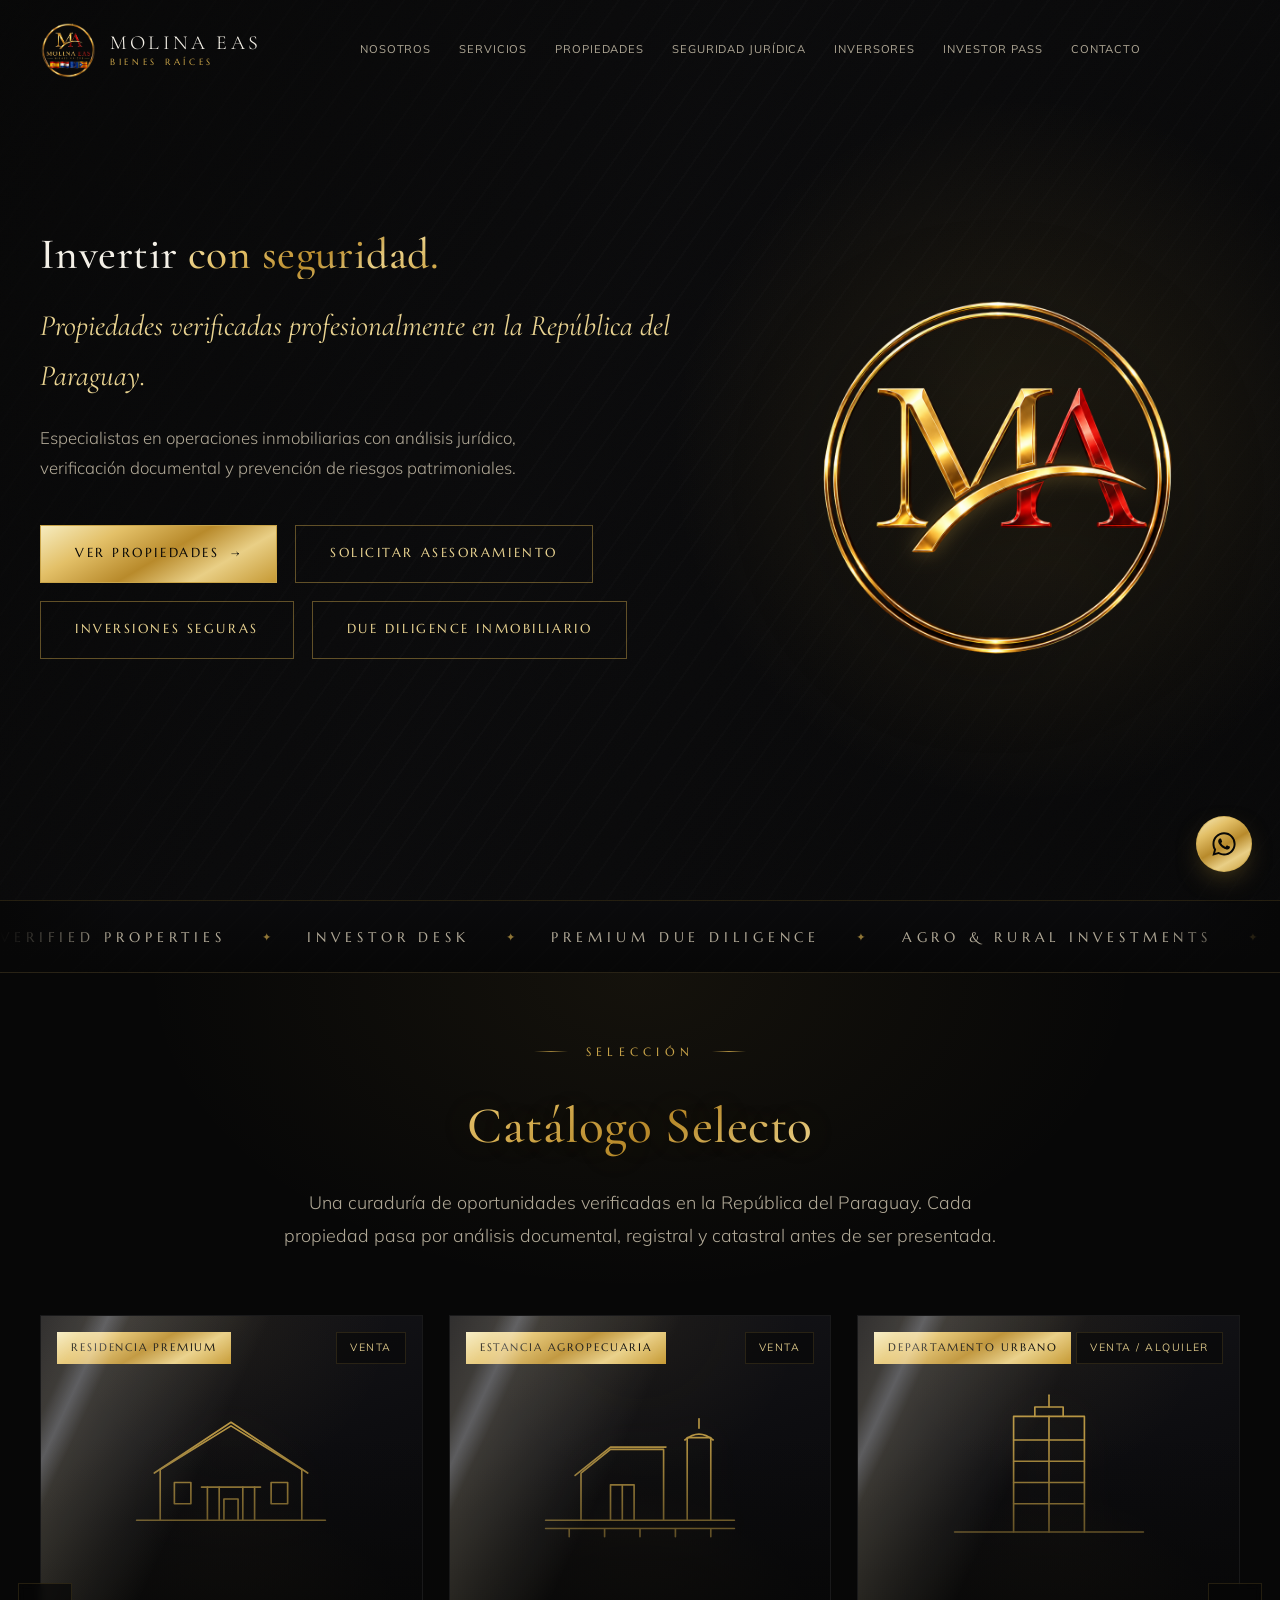
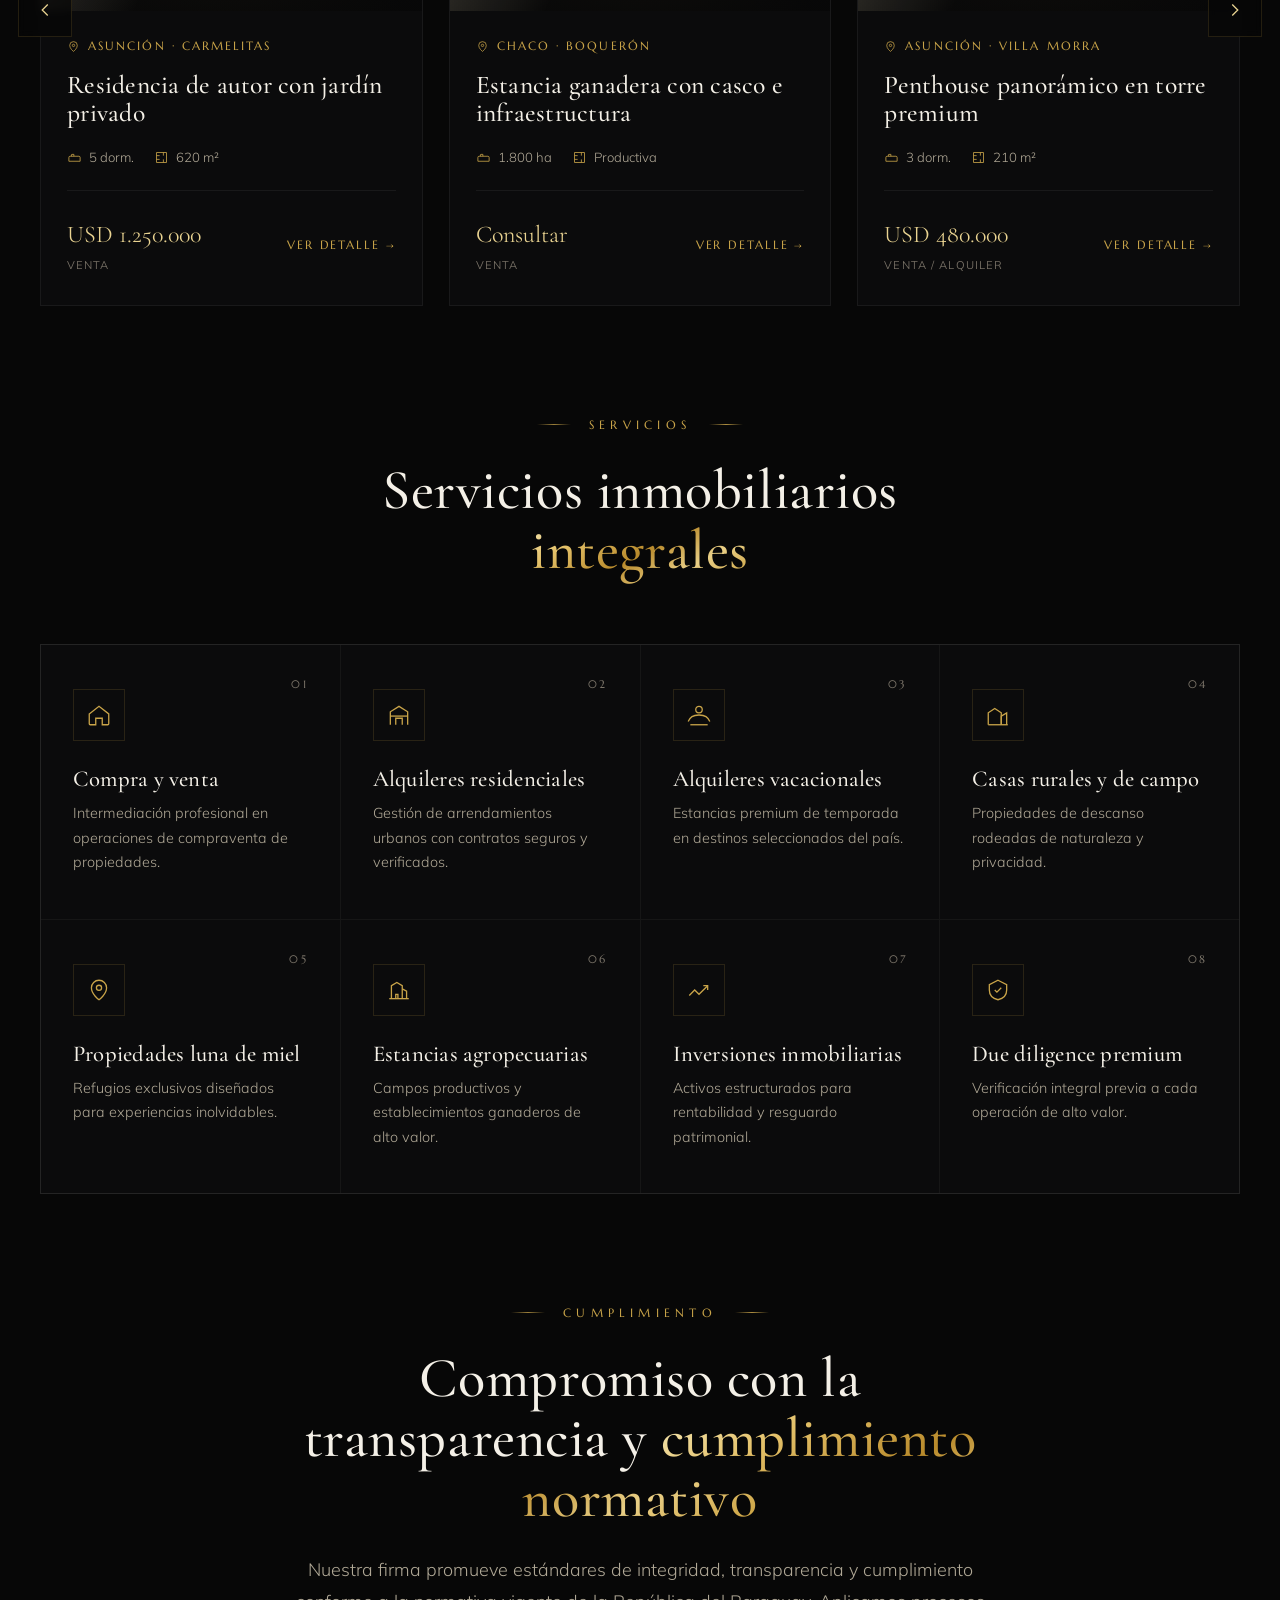
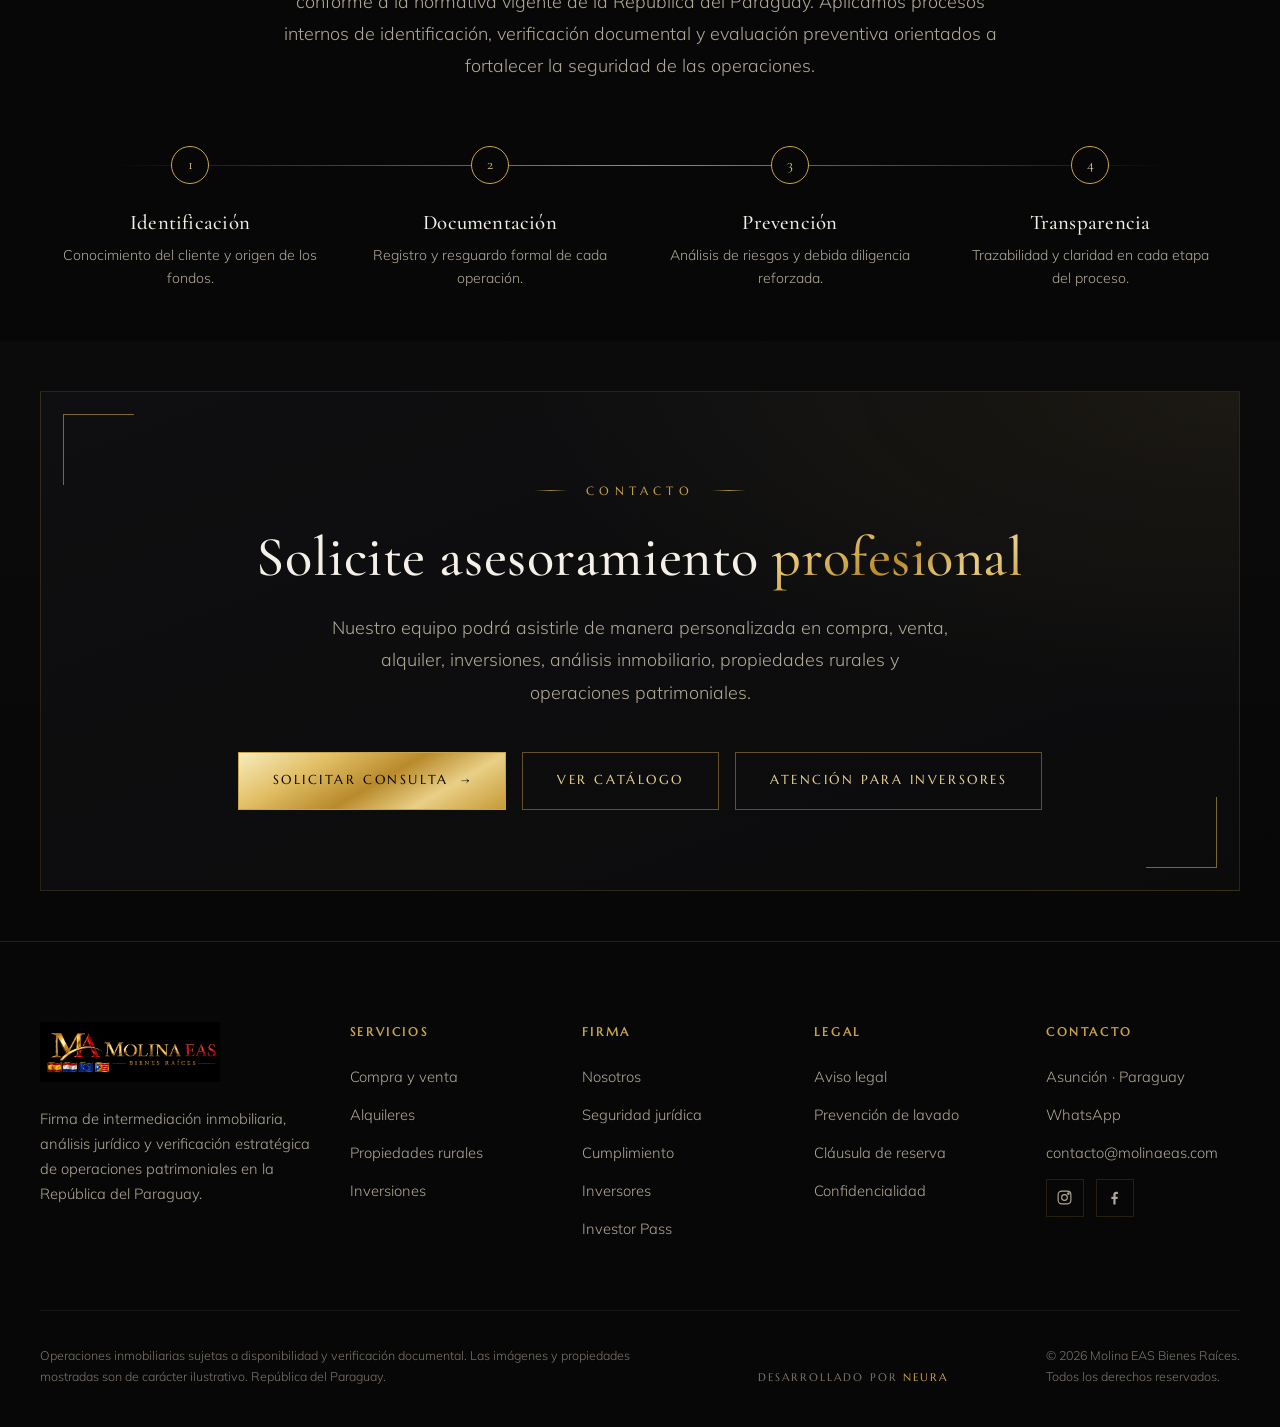
<file: index.html>
<!DOCTYPE html>
<html lang="es">
<head>
<meta charset="UTF-8" />
<meta name="viewport" content="width=device-width, initial-scale=1.0" />
<title>Molina EAS · Bienes Raíces — Invertir con seguridad</title>
<link rel="preconnect" href="https://fonts.googleapis.com" />
<link rel="preconnect" href="https://fonts.gstatic.com" crossorigin />
<link href="https://fonts.googleapis.com/css2?family=Cormorant+Garamond:ital,wght@0,400;0,500;0,600;1,400;1,500&family=Marcellus&family=Mulish:wght@300;400;500;600;700&display=swap" rel="stylesheet" />
<link rel="icon" type="image/png" href="assets/logo.png" />
<link rel="apple-touch-icon" href="assets/logo.png" />
<link rel="stylesheet" href="styles.css" />
</head>
<body>

<!-- ===================== NAV ===================== -->
<nav class="nav" id="nav">
  <a class="nav-logo" href="#top"><img src="assets/logocompleto.png" alt="Molina EAS" /><span class="nl-text"><span class="nl-name">MOLINA EAS</span><span class="nl-sub">BIENES RAÍCES</span></span></a>
  <div class="nav-links">
    <a href="nosotros.html">Nosotros</a>
    <a href="index.html#servicios">Servicios</a>
    <a href="propiedades.html">Propiedades</a>
    <a href="seguridad.html">Seguridad Jurídica</a>
    <a href="inversores.html">Inversores</a>
    <a href="investor-pass.html">Investor Pass</a>
    <a href="#contacto">Contacto</a>
  </div>
  
  <button class="nav-burger" id="burger" aria-label="Menú"><span></span><span></span><span></span></button>
</nav>

<div class="mobile-menu" id="mobileMenu">
  <a href="nosotros.html">Nosotros</a>
  <a href="index.html#servicios">Servicios</a>
  <a href="propiedades.html">Propiedades</a>
  <a href="seguridad.html">Seguridad Jurídica</a>
  <a href="inversores.html">Inversores</a>
  <a href="investor-pass.html">Investor Pass</a>
  <a href="#contacto">Contacto</a>
</div>

<!-- ===================== HERO ===================== -->
<header class="hero" id="top" data-screen-label="Hero">
  <div class="hero-bg">
    <div class="ph-img"></div>
    <div class="hero-grain"></div>
  </div>
  <div class="wrap hero-inner">
    <div class="hero-row">
      <div class="hero-text">
        <h1 class="reveal d1">Invertir <span class="gold-text shine-letters" data-text="con seguridad.">con seguridad.</span></h1>
        <p class="hero-sub reveal d2">Propiedades verificadas profesionalmente en la República del Paraguay.</p>
        <p class="hero-support reveal d3">Especialistas en operaciones inmobiliarias con análisis jurídico, verificación documental y prevención de riesgos patrimoniales.</p>
        <div class="hero-actions reveal d4">
          <a class="btn" href="propiedades.html">Ver propiedades <span class="arr">→</span></a>
          <a class="btn ghost" href="#contacto">Solicitar asesoramiento</a>
          <a class="btn ghost" href="inversores.html">Inversiones seguras</a>
          <a class="btn ghost" href="seguridad.html">Due Diligence inmobiliario</a>
        </div>
      </div>
      <div class="hero-logo">
        <img class="hero-logo__base" src="assets/logo-base.png" alt="Molina EAS · Bienes Raíces" />
        <div class="hero-logo__swoosh-wrap" aria-hidden="true">
          <img class="hero-logo__swoosh" src="assets/logo-raya.png" alt="" />
        </div>
        <span class="hero-logo__sparkle" aria-hidden="true">✦</span>
      </div>
    </div>
  </div>
</header>

<!-- ===================== MARQUEE STRIP ===================== -->
<div class="marquee" aria-hidden="true">
  <div class="marquee-track">
    <span class="m-item">Verified Properties</span><span class="m-sep">✦</span>
    <span class="m-item">Investor Desk</span><span class="m-sep">✦</span>
    <span class="m-item">Premium Due Diligence</span><span class="m-sep">✦</span>
    <span class="m-item">Agro &amp; Rural Investments</span><span class="m-sep">✦</span>
    <span class="m-item">Legal Real Estate Services</span><span class="m-sep">✦</span>
    <span class="m-item">International Investor Assistance</span><span class="m-sep">✦</span>
    <span class="m-item">Verified Properties</span><span class="m-sep">✦</span>
    <span class="m-item">Investor Desk</span><span class="m-sep">✦</span>
    <span class="m-item">Premium Due Diligence</span><span class="m-sep">✦</span>
    <span class="m-item">Agro &amp; Rural Investments</span><span class="m-sep">✦</span>
    <span class="m-item">Legal Real Estate Services</span><span class="m-sep">✦</span>
    <span class="m-item">International Investor Assistance</span><span class="m-sep">✦</span>
  </div>
</div>

<!-- ===================== CATÁLOGO SELECTO ===================== -->
<section class="section catalog" id="propiedades" data-screen-label="Catálogo">
  <div class="wrap">
    <div class="section-head center reveal">
      <span class="eyebrow centered">Selección</span>
      <h2 class="section-title catalog-title gold-shine" data-text="Catálogo Selecto">Catálogo Selecto</h2>
      <p class="section-lead">Una curaduría de oportunidades verificadas en la República del Paraguay. Cada propiedad pasa por análisis documental, registral y catastral antes de ser presentada.</p>
    </div>
    <div class="prop-carousel">
      <button class="prop-arrow prev" id="propPrev" aria-label="Anterior">
        <svg viewBox="0 0 24 24" fill="none" stroke="currentColor" stroke-width="1.4"><path d="M15 6l-6 6 6 6"/></svg>
      </button>
      <div class="prop-viewport">
        <div class="prop-track" id="propGrid"></div>
      </div>
      <button class="prop-arrow next" id="propNext" aria-label="Siguiente">
        <svg viewBox="0 0 24 24" fill="none" stroke="currentColor" stroke-width="1.4"><path d="M9 6l6 6-6 6"/></svg>
      </button>
    </div>
  </div>
</section>

<!-- ===================== SERVICIOS ===================== -->
<section class="section" id="servicios" data-screen-label="Servicios">
  <div class="wrap">
    <div class="section-head center reveal">
      <span class="eyebrow centered">Servicios</span>
      <h2 class="section-title">Servicios inmobiliarios <span class="gold-text">integrales</span></h2>
    </div>
    <div class="serv-grid">
      <a class="serv-card reveal" href="propiedades?op=venta"><span class="idx">01</span><div class="serv-icon"><svg viewBox="0 0 24 24" fill="none" stroke="currentColor" stroke-width="1.2"><path d="M3 11l9-7 9 7v9a1 1 0 0 1-1 1h-5v-6H9v6H4a1 1 0 0 1-1-1z"/></svg></div><h3>Compra y venta</h3><p>Intermediación profesional en operaciones de compraventa de propiedades.</p></a>
      <a class="serv-card reveal d1" href="propiedades?cat=residencial&op=alquiler"><span class="idx">02</span><div class="serv-icon"><svg viewBox="0 0 24 24" fill="none" stroke="currentColor" stroke-width="1.2"><path d="M4 21V9l8-5 8 5v12"/><path d="M9 21v-6h6v6"/><path d="M4 13h16"/></svg></div><h3>Alquileres residenciales</h3><p>Gestión de arrendamientos urbanos con contratos seguros y verificados.</p></a>
      <a class="serv-card reveal d2" href="propiedades?op=alquiler&q=vacacional"><span class="idx">03</span><div class="serv-icon"><svg viewBox="0 0 24 24" fill="none" stroke="currentColor" stroke-width="1.2"><path d="M2 18c2-4 4-6 10-6s8 2 10 6"/><circle cx="12" cy="7" r="3"/><path d="M4 21h16"/></svg></div><h3>Alquileres vacacionales</h3><p>Estancias premium de temporada en destinos seleccionados del país.</p></a>
      <a class="serv-card reveal d3" href="propiedades?cat=rural&q=campo"><span class="idx">04</span><div class="serv-icon"><svg viewBox="0 0 24 24" fill="none" stroke="currentColor" stroke-width="1.2"><path d="M3 21V10l6-4 6 4v11"/><path d="M15 21V13l5-3v11"/><path d="M3 21h18"/></svg></div><h3>Casas rurales y de campo</h3><p>Propiedades de descanso rodeadas de naturaleza y privacidad.</p></a>
      <a class="serv-card reveal" href="propiedades?q=luna"><span class="idx">05</span><div class="serv-icon"><svg viewBox="0 0 24 24" fill="none" stroke="currentColor" stroke-width="1.2"><path d="M12 21s-7-5-7-11a7 7 0 0 1 14 0c0 6-7 11-7 11z"/><circle cx="12" cy="10" r="2.4"/></svg></div><h3>Propiedades luna de miel</h3><p>Refugios exclusivos diseñados para experiencias inolvidables.</p></a>
      <a class="serv-card reveal d1" href="propiedades?cat=rural&q=estancia"><span class="idx">06</span><div class="serv-icon"><svg viewBox="0 0 24 24" fill="none" stroke="currentColor" stroke-width="1.2"><path d="M3 20h18"/><path d="M5 20V8l5-3 5 3v12"/><path d="M19 20v-7l-4-2"/><path d="M9 20v-4h2v4"/></svg></div><h3>Estancias agropecuarias</h3><p>Campos productivos y establecimientos ganaderos de alto valor.</p></a>
      <a class="serv-card reveal d2" href="propiedades?cat=inversion"><span class="idx">07</span><div class="serv-icon"><svg viewBox="0 0 24 24" fill="none" stroke="currentColor" stroke-width="1.2"><path d="M3 17l5-5 4 4 8-8"/><path d="M16 8h4v4"/></svg></div><h3>Inversiones inmobiliarias</h3><p>Activos estructurados para rentabilidad y resguardo patrimonial.</p></a>
      <a class="serv-card reveal d3" href="propiedades.html"><span class="idx">08</span><div class="serv-icon"><svg viewBox="0 0 24 24" fill="none" stroke="currentColor" stroke-width="1.2"><path d="M12 3l8 4v5c0 5-3.5 8-8 9-4.5-1-8-4-8-9V7z"/><path d="M9 12l2 2 4-4"/></svg></div><h3>Due diligence premium</h3><p>Verificación integral previa a cada operación de alto valor.</p></a>
    </div>
  </div>
</section>



<!-- ===================== CUMPLIMIENTO Y TRANSPARENCIA ===================== -->
<section class="section" id="cumplimiento" data-screen-label="Cumplimiento">
  <div class="wrap">
    <div class="section-head center reveal">
      <span class="eyebrow centered">Cumplimiento</span>
      <h2 class="section-title">Compromiso con la transparencia y <span class="gold-text">cumplimiento normativo</span></h2>
      <p class="section-lead">Nuestra firma promueve estándares de integridad, transparencia y cumplimiento conforme a la normativa vigente de la República del Paraguay. Aplicamos procesos internos de identificación, verificación documental y evaluación preventiva orientados a fortalecer la seguridad de las operaciones.</p>
    </div>
    <div class="comply-timeline">
      <div class="comply-step reveal"><div class="comply-dot">1</div><h4>Identificación</h4><p>Conocimiento del cliente y origen de los fondos.</p></div>
      <div class="comply-step reveal d1"><div class="comply-dot">2</div><h4>Documentación</h4><p>Registro y resguardo formal de cada operación.</p></div>
      <div class="comply-step reveal d2"><div class="comply-dot">3</div><h4>Prevención</h4><p>Análisis de riesgos y debida diligencia reforzada.</p></div>
      <div class="comply-step reveal d3"><div class="comply-dot">4</div><h4>Transparencia</h4><p>Trazabilidad y claridad en cada etapa del proceso.</p></div>
    </div>
  </div>
</section>

<!-- ===================== CONTACTO ===================== -->
<section class="section contact" id="contacto" data-screen-label="Contacto">
  <div class="wrap">
    <div class="contact-card reveal">
      <span class="eyebrow centered">Contacto</span>
      <h2 class="section-title">Solicite asesoramiento <span class="gold-text">profesional</span></h2>
      <p class="section-lead" style="margin-left:auto;margin-right:auto;max-width:620px;">Nuestro equipo podrá asistirle de manera personalizada en compra, venta, alquiler, inversiones, análisis inmobiliario, propiedades rurales y operaciones patrimoniales.</p>
      <div class="contact-actions">
        <a class="btn" href="https://wa.me/595981234567" target="_blank" rel="noopener">Solicitar consulta <span class="arr">→</span></a>
        <a class="btn ghost" href="propiedades.html">Ver catálogo</a>
        <a class="btn ghost" href="inversores.html">Atención para inversores</a>
      </div>
    </div>
  </div>
</section>

<!-- ===================== FOOTER ===================== -->
<footer class="footer" data-screen-label="Footer">
  <div class="wrap">
    <div class="footer-top">
      <div class="footer-brand">
        <img src="assets/logo-horizontal.png" alt="Molina EAS · Bienes Raíces" />
        <p>Firma de intermediación inmobiliaria, análisis jurídico y verificación estratégica de operaciones patrimoniales en la República del Paraguay.</p>
      </div>
      <div class="footer-col">
        <h5>Servicios</h5>
        <a href="index.html#servicios">Compra y venta</a>
        <a href="index.html#servicios">Alquileres</a>
        <a href="index.html#servicios">Propiedades rurales</a>
        <a href="index.html#servicios">Inversiones</a>
      </div>
      <div class="footer-col">
        <h5>Firma</h5>
        <a href="nosotros.html">Nosotros</a>
        <a href="seguridad.html">Seguridad jurídica</a>
        <a href="legal.html">Cumplimiento</a>
        <a href="inversores.html">Inversores</a>
        <a href="investor-pass.html">Investor Pass</a>
      </div>
      <div class="footer-col">
        <h5>Legal</h5>
        <a href="legal.html#aviso-legal">Aviso legal</a>
        <a href="legal.html#prevencion-lavado">Prevención de lavado</a>
        <a href="legal.html#clausula-reserva">Cláusula de reserva</a>
        <a href="legal.html#confidencialidad">Confidencialidad</a>
      </div>

      <div class="footer-col">
        <h5>Contacto</h5>
        <p>Asunción · Paraguay</p>
        <a href="#contacto">WhatsApp</a>
        <a href="#contacto">contacto@molinaeas.com</a>
        <div class="footer-social">
          <a href="https://instagram.com/" target="_blank" rel="noopener" aria-label="Instagram"><svg viewBox="0 0 24 24" fill="none" stroke="currentColor" stroke-width="1.6"><rect x="3" y="3" width="18" height="18" rx="5"/><circle cx="12" cy="12" r="4"/><circle cx="17.5" cy="6.5" r="1" fill="currentColor"/></svg></a>
          <a href="https://facebook.com/" target="_blank" rel="noopener" aria-label="Facebook"><svg viewBox="0 0 24 24" fill="currentColor"><path d="M13.5 22v-8h2.7l.4-3.2h-3.1V8.7c0-.9.3-1.6 1.6-1.6h1.7V4.2C16.4 4.1 15.4 4 14.4 4c-2.4 0-4 1.4-4 4.1v2.7H7.6V14h2.8v8h3.1z"/></svg></a>
        </div>
      </div>
    </div>
    <div class="footer-legal">
      <p class="fl-disc">Operaciones inmobiliarias sujetas a disponibilidad y verificación documental. Las imágenes y propiedades mostradas son de carácter ilustrativo. República del Paraguay.</p>
      <p class="fl-credit">Desarrollado por <a href="https://neura.com.py" target="_blank" rel="noopener">Neura</a></p>
      <p>© <span id="year"></span> Molina EAS Bienes Raíces.<br/>Todos los derechos reservados.</p>
    </div>
  </div>
</footer>

<a id="waFloat" class="wa-float" href="https://wa.me/595981234567" target="_blank" rel="noopener" aria-label="WhatsApp"><svg viewBox="0 0 24 24" fill="currentColor"><path d="M19.05 4.91A9.82 9.82 0 0 0 12.04 2c-5.46 0-9.91 4.45-9.91 9.91 0 1.75.46 3.45 1.32 4.95L2.05 22l5.25-1.38c1.45.79 3.08 1.21 4.74 1.21 5.46 0 9.91-4.45 9.91-9.91 0-2.65-1.03-5.14-2.9-7.01zM12.04 20.15c-1.48 0-2.93-.4-4.2-1.15l-.3-.18-3.12.82.83-3.04-.2-.31a8.26 8.26 0 0 1-1.26-4.38c0-4.54 3.7-8.24 8.24-8.24 2.2 0 4.27.86 5.82 2.42a8.18 8.18 0 0 1 2.41 5.83c.02 4.54-3.68 8.23-8.22 8.23zm4.52-6.16c-.25-.12-1.47-.72-1.69-.81-.23-.08-.39-.12-.56.12-.17.25-.64.81-.78.97-.14.17-.29.19-.54.06-.25-.12-1.05-.39-1.99-1.23-.74-.66-1.23-1.47-1.38-1.72-.14-.25-.02-.38.11-.51.11-.11.25-.29.37-.43.12-.14.17-.25.25-.41.08-.17.04-.31-.02-.43-.06-.12-.56-1.34-.76-1.84-.2-.48-.41-.42-.56-.43h-.48c-.17 0-.43.06-.66.31-.22.25-.86.85-.86 2.07 0 1.22.89 2.4 1.01 2.56.12.17 1.75 2.67 4.23 3.74.59.26 1.05.41 1.41.52.59.19 1.13.16 1.56.1.48-.07 1.47-.6 1.67-1.18.21-.58.21-1.07.14-1.18-.07-.11-.22-.16-.47-.28z"/></svg></a>
<button id="scrollTop" class="scroll-top" aria-label="Volver arriba"><svg viewBox="0 0 24 24" fill="none" stroke="currentColor" stroke-width="1.6" stroke-linecap="round" stroke-linejoin="round"><path d="M12 19V5"/><path d="M5 12l7-7 7 7"/></svg></button>

<script src="script.js?v=3"></script>
</body>
</html>
</file>
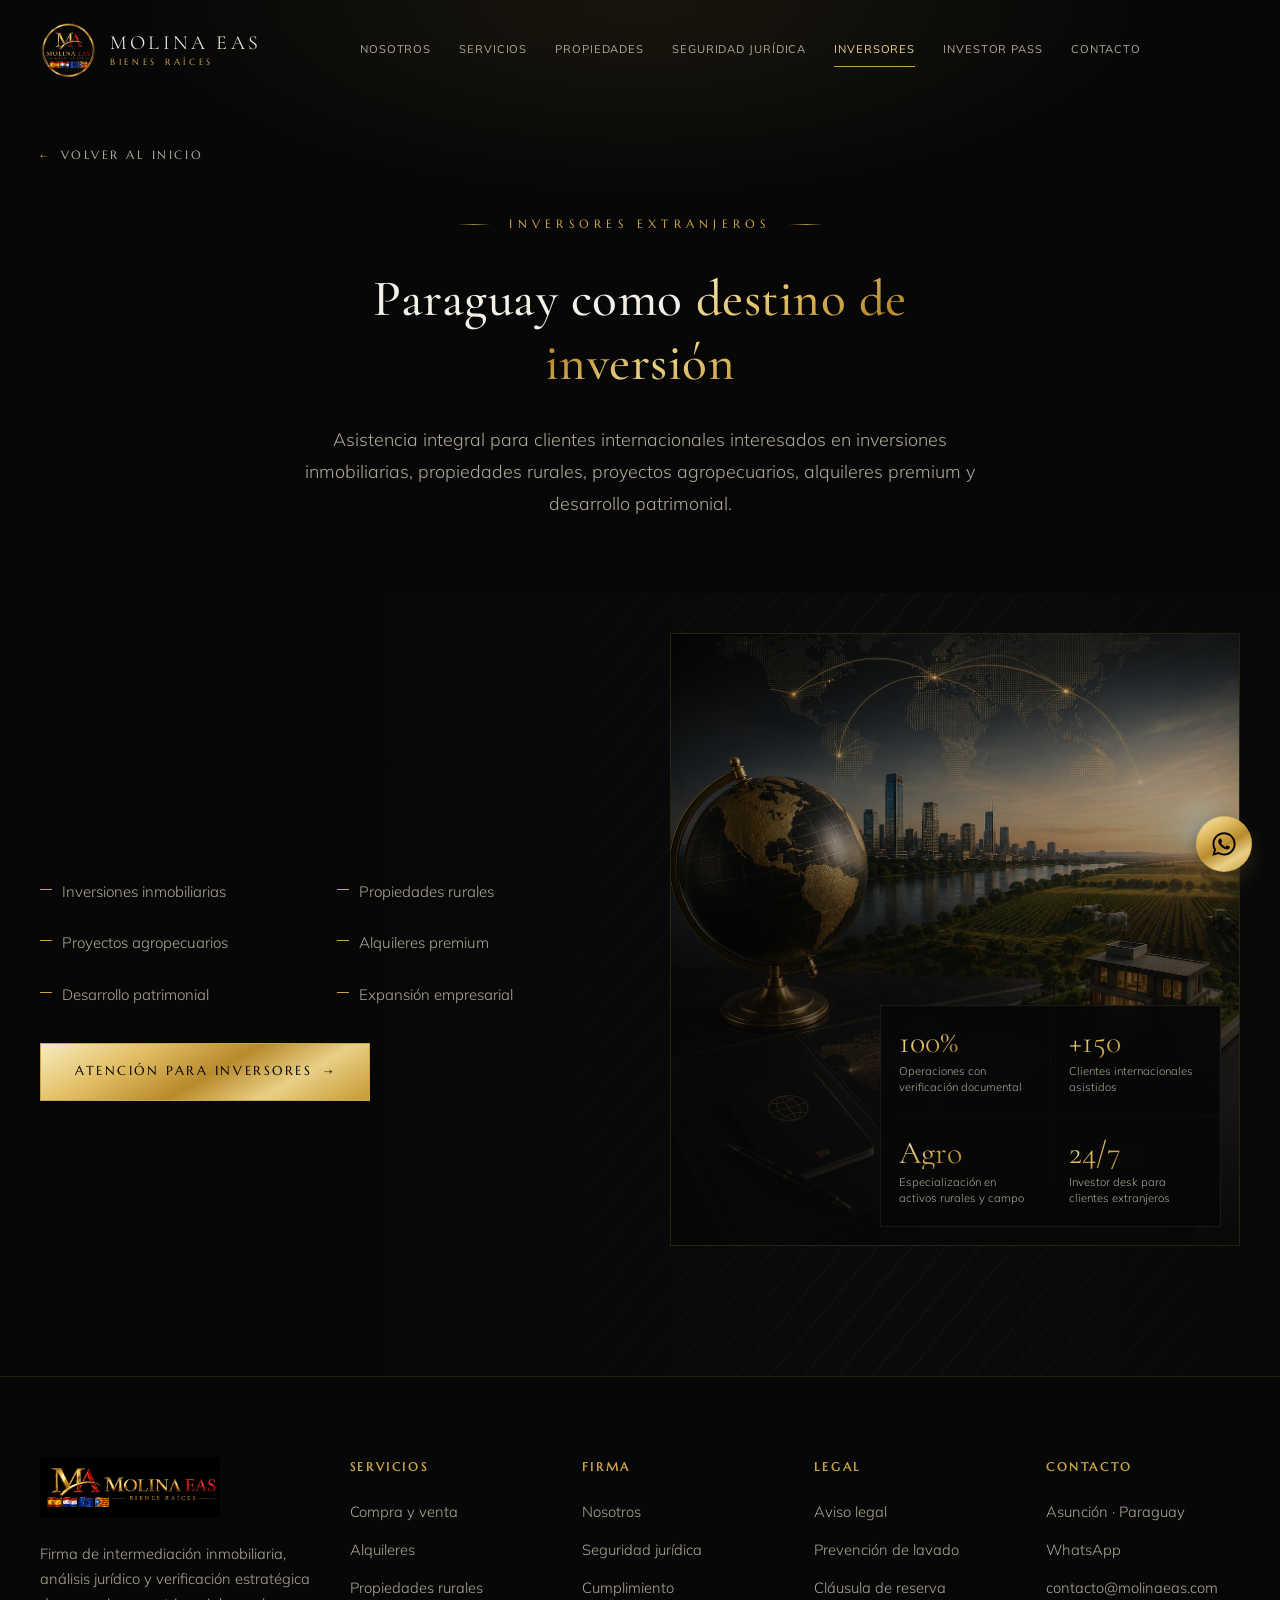
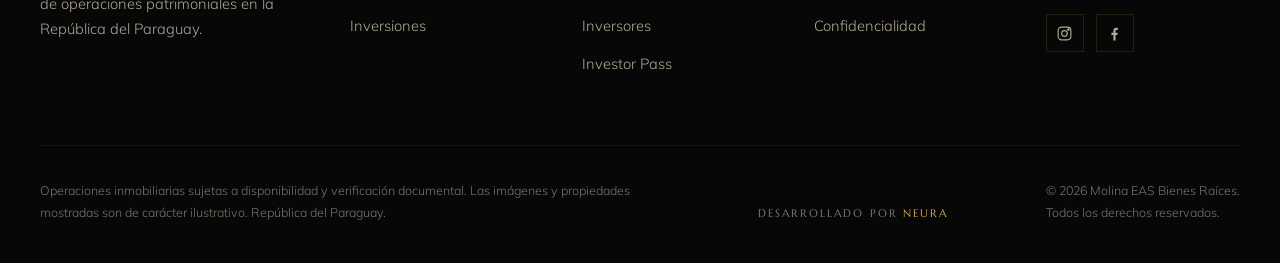
<file: inversores.html>
<!DOCTYPE html>
<html lang="es">
<head>
<meta charset="UTF-8" />
<meta name="viewport" content="width=device-width, initial-scale=1.0" />
<title>Inversores · Molina EAS · Bienes Raíces</title>
<link rel="preconnect" href="https://fonts.googleapis.com" />
<link rel="preconnect" href="https://fonts.gstatic.com" crossorigin />
<link href="https://fonts.googleapis.com/css2?family=Cormorant+Garamond:ital,wght@0,400;0,500;0,600;1,400;1,500&family=Marcellus&family=Mulish:wght@300;400;500;600;700&display=swap" rel="stylesheet" />
<link rel="icon" type="image/png" href="assets/logo.png" />
<link rel="apple-touch-icon" href="assets/logo.png" />
<link rel="stylesheet" href="styles.css" />
</head>
<body class="page-catalog">

<!-- ===================== NAV ===================== -->
<nav class="nav scrolled" id="nav">
  <a class="nav-logo" href="index.html"><img src="assets/logocompleto.png" alt="Molina EAS" /><span class="nl-text"><span class="nl-name">MOLINA EAS</span><span class="nl-sub">BIENES RAÍCES</span></span></a>
  <div class="nav-links">
    <a href="nosotros.html">Nosotros</a>
    <a href="index.html#servicios">Servicios</a>
    <a href="propiedades.html">Propiedades</a>
    <a href="seguridad.html">Seguridad Jurídica</a>
    <a href="inversores.html" class="active">Inversores</a>
    <a href="investor-pass.html">Investor Pass</a>
    <a href="index.html#contacto">Contacto</a>
  </div>
  
  <button class="nav-burger" id="burger" aria-label="Menú"><span></span><span></span><span></span></button>
</nav>

<div class="mobile-menu" id="mobileMenu">
  <a href="nosotros.html">Nosotros</a>
  <a href="index.html#servicios">Servicios</a>
  <a href="propiedades.html">Propiedades</a>
  <a href="seguridad.html">Seguridad Jurídica</a>
  <a href="inversores.html">Inversores</a>
  <a href="investor-pass.html">Investor Pass</a>
  <a href="index.html#contacto">Contacto</a>
</div>

<!-- ===================== PAGE HERO ===================== -->
<header class="catalog-page-hero">
  <div class="wrap">
    <a class="back-link reveal" href="index.html"><span class="arr-back">←</span> Volver al inicio</a>
    <div class="section-head center reveal d1">
      <span class="eyebrow centered">Inversores extranjeros</span>
      <h1 class="section-title catalog-title">Paraguay como <span class="gold-text">destino de inversión</span></h1>
      <p class="section-lead">Asistencia integral para clientes internacionales interesados en inversiones inmobiliarias, propiedades rurales, proyectos agropecuarios, alquileres premium y desarrollo patrimonial.</p>
    </div>
  </div>
</header>

<!-- ===================== INVERSORES (contenido) ===================== -->
<section class="section invest invest-page" id="inversores">
  <div class="wrap">
    <div class="invest-layout">
      <div>
        <div class="flag-row reveal">
          <span class="fr-label">Atención multilingüe</span>
          <span class="flag-chip" title="España"><svg viewBox="0 0 60 40" xmlns="http://www.w3.org/2000/svg"><rect width="60" height="40" fill="#C60B1E"/><rect y="10" width="60" height="20" fill="#FFC400"/></svg></span>
          <span class="flag-chip" title="Paraguay"><svg viewBox="0 0 60 40" xmlns="http://www.w3.org/2000/svg"><rect width="60" height="13.33" y="0" fill="#D52B1E"/><rect width="60" height="13.34" y="13.33" fill="#FFFFFF"/><rect width="60" height="13.33" y="26.67" fill="#0038A8"/></svg></span>
          <span class="flag-chip" title="Unión Europea"><svg viewBox="0 0 60 40" xmlns="http://www.w3.org/2000/svg"><rect width="60" height="40" fill="#003399"/><g fill="#FFCC00"><circle cx="30" cy="12" r="1.4"/><circle cx="36.4" cy="13.7" r="1.4"/><circle cx="41" cy="18.4" r="1.4"/><circle cx="42.6" cy="24.5" r="1.4"/><circle cx="41" cy="30.6" r="1.4"/><circle cx="36.4" cy="35.2" r="1.4"/><circle cx="30" cy="36.9" r="1.4"/><circle cx="23.6" cy="35.2" r="1.4"/><circle cx="19" cy="30.6" r="1.4"/><circle cx="17.4" cy="24.5" r="1.4"/><circle cx="19" cy="18.4" r="1.4"/><circle cx="23.6" cy="13.7" r="1.4"/></g></svg></span>
        </div>
        <ul class="invest-list reveal d1">
          <li>Inversiones inmobiliarias</li>
          <li>Propiedades rurales</li>
          <li>Proyectos agropecuarios</li>
          <li>Alquileres premium</li>
          <li>Desarrollo patrimonial</li>
          <li>Expansión empresarial</li>
        </ul>
        <a class="btn reveal d2" href="index.html#contacto">Atención para inversores <span class="arr">→</span></a>
      </div>
      <div class="invest-visual reveal d1">
        <img class="invest-img" src="assets/inversores.png" alt="Inversores extranjeros Molina EAS" />
        <div class="invest-stats">
          <div class="invest-stat"><div class="num gold-text">100%</div><div class="lbl">Operaciones con verificación documental</div></div>
          <div class="invest-stat"><div class="num gold-text">+150</div><div class="lbl">Clientes internacionales asistidos</div></div>
          <div class="invest-stat"><div class="num gold-text">Agro</div><div class="lbl">Especialización en activos rurales y campo</div></div>
          <div class="invest-stat"><div class="num gold-text">24/7</div><div class="lbl">Investor desk para clientes extranjeros</div></div>
        </div>
      </div>
    </div>
  </div>
</section>

<!-- ===================== FOOTER ===================== -->
<footer class="footer" data-screen-label="Footer">
  <div class="wrap">
    <div class="footer-top">
      <div class="footer-brand">
        <img src="assets/logo-horizontal.png" alt="Molina EAS · Bienes Raíces" />
        <p>Firma de intermediación inmobiliaria, análisis jurídico y verificación estratégica de operaciones patrimoniales en la República del Paraguay.</p>
      </div>
      <div class="footer-col">
        <h5>Servicios</h5>
        <a href="index.html#servicios">Compra y venta</a>
        <a href="index.html#servicios">Alquileres</a>
        <a href="index.html#servicios">Propiedades rurales</a>
        <a href="index.html#servicios">Inversiones</a>
      </div>
      <div class="footer-col">
        <h5>Firma</h5>
        <a href="nosotros.html">Nosotros</a>
        <a href="seguridad.html">Seguridad jurídica</a>
        <a href="legal.html">Cumplimiento</a>
        <a href="inversores.html">Inversores</a>
        <a href="investor-pass.html">Investor Pass</a>
      </div>
      <div class="footer-col">
        <h5>Legal</h5>
        <a href="legal.html#aviso-legal">Aviso legal</a>
        <a href="legal.html#prevencion-lavado">Prevención de lavado</a>
        <a href="legal.html#clausula-reserva">Cláusula de reserva</a>
        <a href="legal.html#confidencialidad">Confidencialidad</a>
      </div>

      <div class="footer-col">
        <h5>Contacto</h5>
        <p>Asunción · Paraguay</p>
        <a href="index.html#contacto">WhatsApp</a>
        <a href="index.html#contacto">contacto@molinaeas.com</a>
        <div class="footer-social">
          <a href="https://instagram.com/" target="_blank" rel="noopener" aria-label="Instagram"><svg viewBox="0 0 24 24" fill="none" stroke="currentColor" stroke-width="1.6"><rect x="3" y="3" width="18" height="18" rx="5"/><circle cx="12" cy="12" r="4"/><circle cx="17.5" cy="6.5" r="1" fill="currentColor"/></svg></a>
          <a href="https://facebook.com/" target="_blank" rel="noopener" aria-label="Facebook"><svg viewBox="0 0 24 24" fill="currentColor"><path d="M13.5 22v-8h2.7l.4-3.2h-3.1V8.7c0-.9.3-1.6 1.6-1.6h1.7V4.2C16.4 4.1 15.4 4 14.4 4c-2.4 0-4 1.4-4 4.1v2.7H7.6V14h2.8v8h3.1z"/></svg></a>
        </div>
      </div>
    </div>
    <div class="footer-legal">
      <p class="fl-disc">Operaciones inmobiliarias sujetas a disponibilidad y verificación documental. Las imágenes y propiedades mostradas son de carácter ilustrativo. República del Paraguay.</p>
      <p class="fl-credit">Desarrollado por <a href="https://neura.com.py" target="_blank" rel="noopener">Neura</a></p>
      <p>© <span id="year"></span> Molina EAS Bienes Raíces.<br/>Todos los derechos reservados.</p>
    </div>
  </div>
</footer>

<a id="waFloat" class="wa-float" href="https://wa.me/595981234567" target="_blank" rel="noopener" aria-label="WhatsApp"><svg viewBox="0 0 24 24" fill="currentColor"><path d="M19.05 4.91A9.82 9.82 0 0 0 12.04 2c-5.46 0-9.91 4.45-9.91 9.91 0 1.75.46 3.45 1.32 4.95L2.05 22l5.25-1.38c1.45.79 3.08 1.21 4.74 1.21 5.46 0 9.91-4.45 9.91-9.91 0-2.65-1.03-5.14-2.9-7.01zM12.04 20.15c-1.48 0-2.93-.4-4.2-1.15l-.3-.18-3.12.82.83-3.04-.2-.31a8.26 8.26 0 0 1-1.26-4.38c0-4.54 3.7-8.24 8.24-8.24 2.2 0 4.27.86 5.82 2.42a8.18 8.18 0 0 1 2.41 5.83c.02 4.54-3.68 8.23-8.22 8.23zm4.52-6.16c-.25-.12-1.47-.72-1.69-.81-.23-.08-.39-.12-.56.12-.17.25-.64.81-.78.97-.14.17-.29.19-.54.06-.25-.12-1.05-.39-1.99-1.23-.74-.66-1.23-1.47-1.38-1.72-.14-.25-.02-.38.11-.51.11-.11.25-.29.37-.43.12-.14.17-.25.25-.41.08-.17.04-.31-.02-.43-.06-.12-.56-1.34-.76-1.84-.2-.48-.41-.42-.56-.43h-.48c-.17 0-.43.06-.66.31-.22.25-.86.85-.86 2.07 0 1.22.89 2.4 1.01 2.56.12.17 1.75 2.67 4.23 3.74.59.26 1.05.41 1.41.52.59.19 1.13.16 1.56.1.48-.07 1.47-.6 1.67-1.18.21-.58.21-1.07.14-1.18-.07-.11-.22-.16-.47-.28z"/></svg></a>
<button id="scrollTop" class="scroll-top" aria-label="Volver arriba"><svg viewBox="0 0 24 24" fill="none" stroke="currentColor" stroke-width="1.6" stroke-linecap="round" stroke-linejoin="round"><path d="M12 19V5"/><path d="M5 12l7-7 7 7"/></svg></button>

<script src="script.js?v=4"></script>
</body>
</html>
</file>
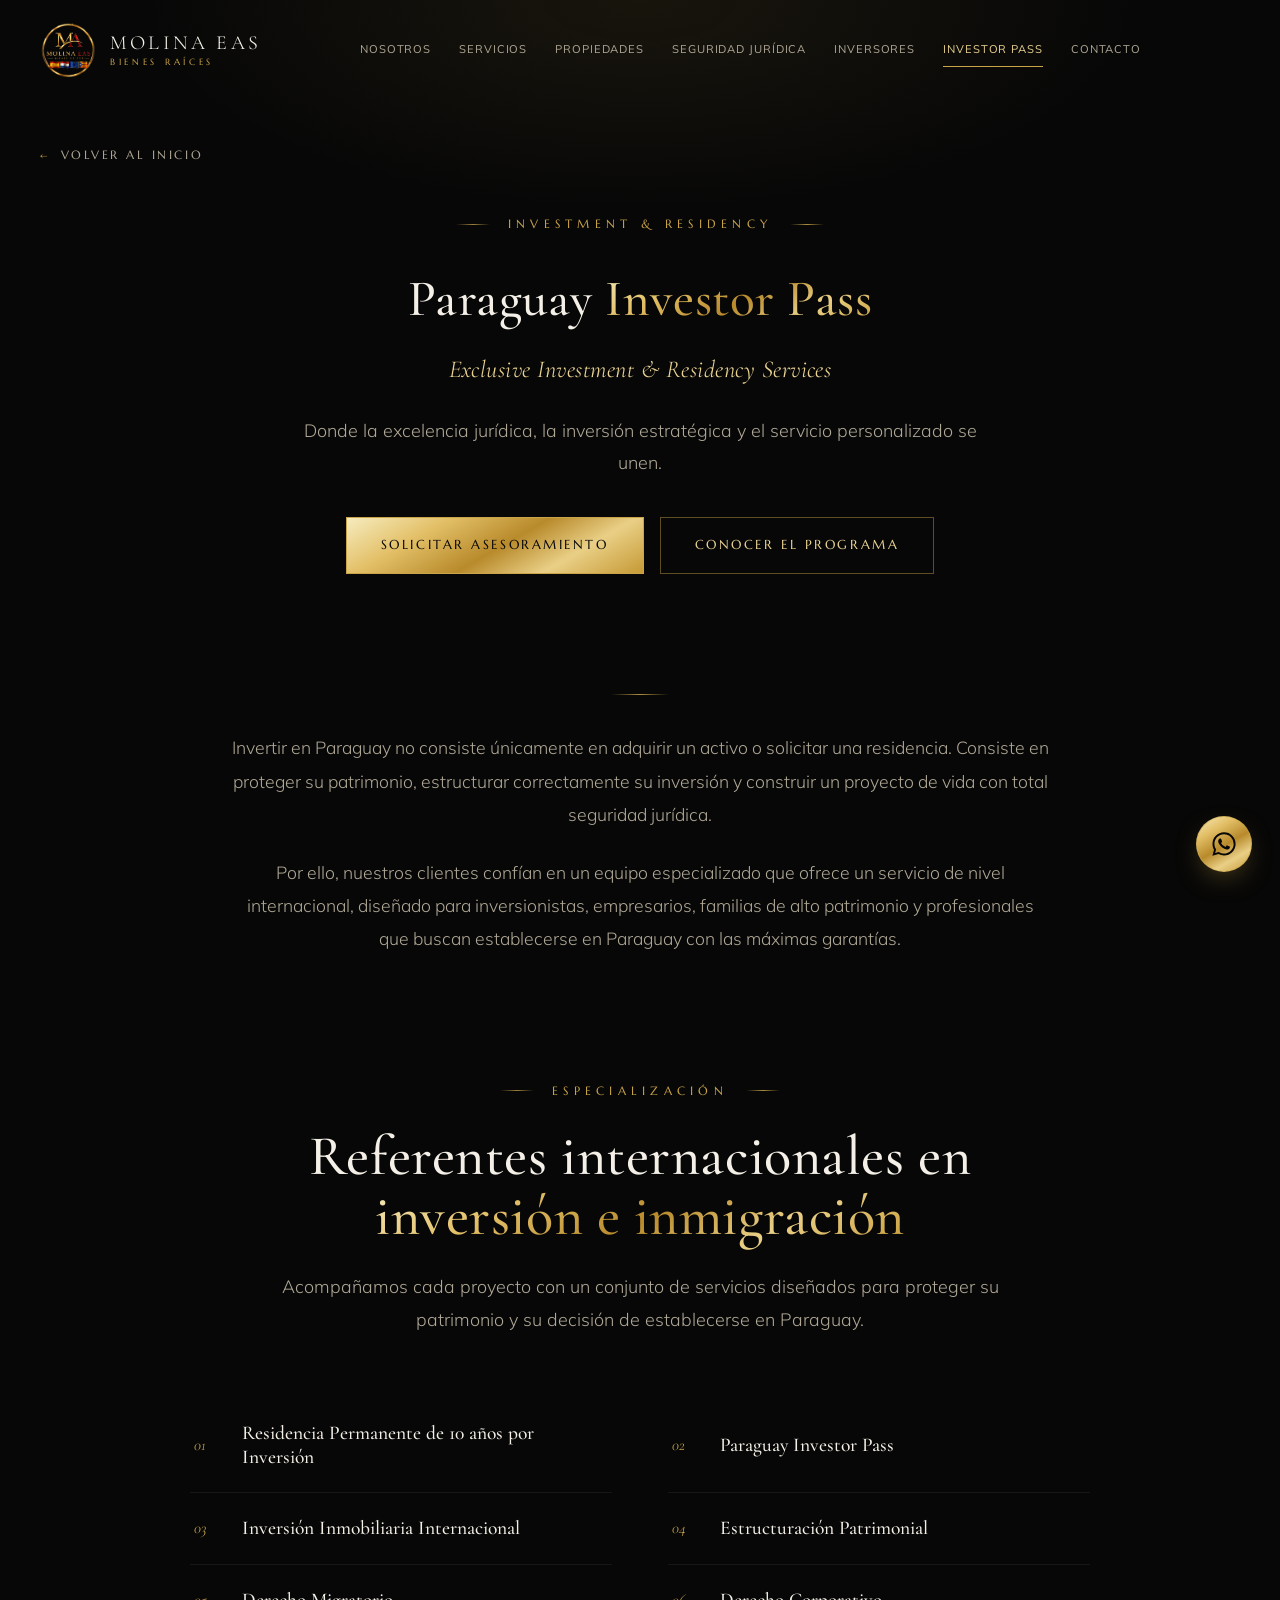
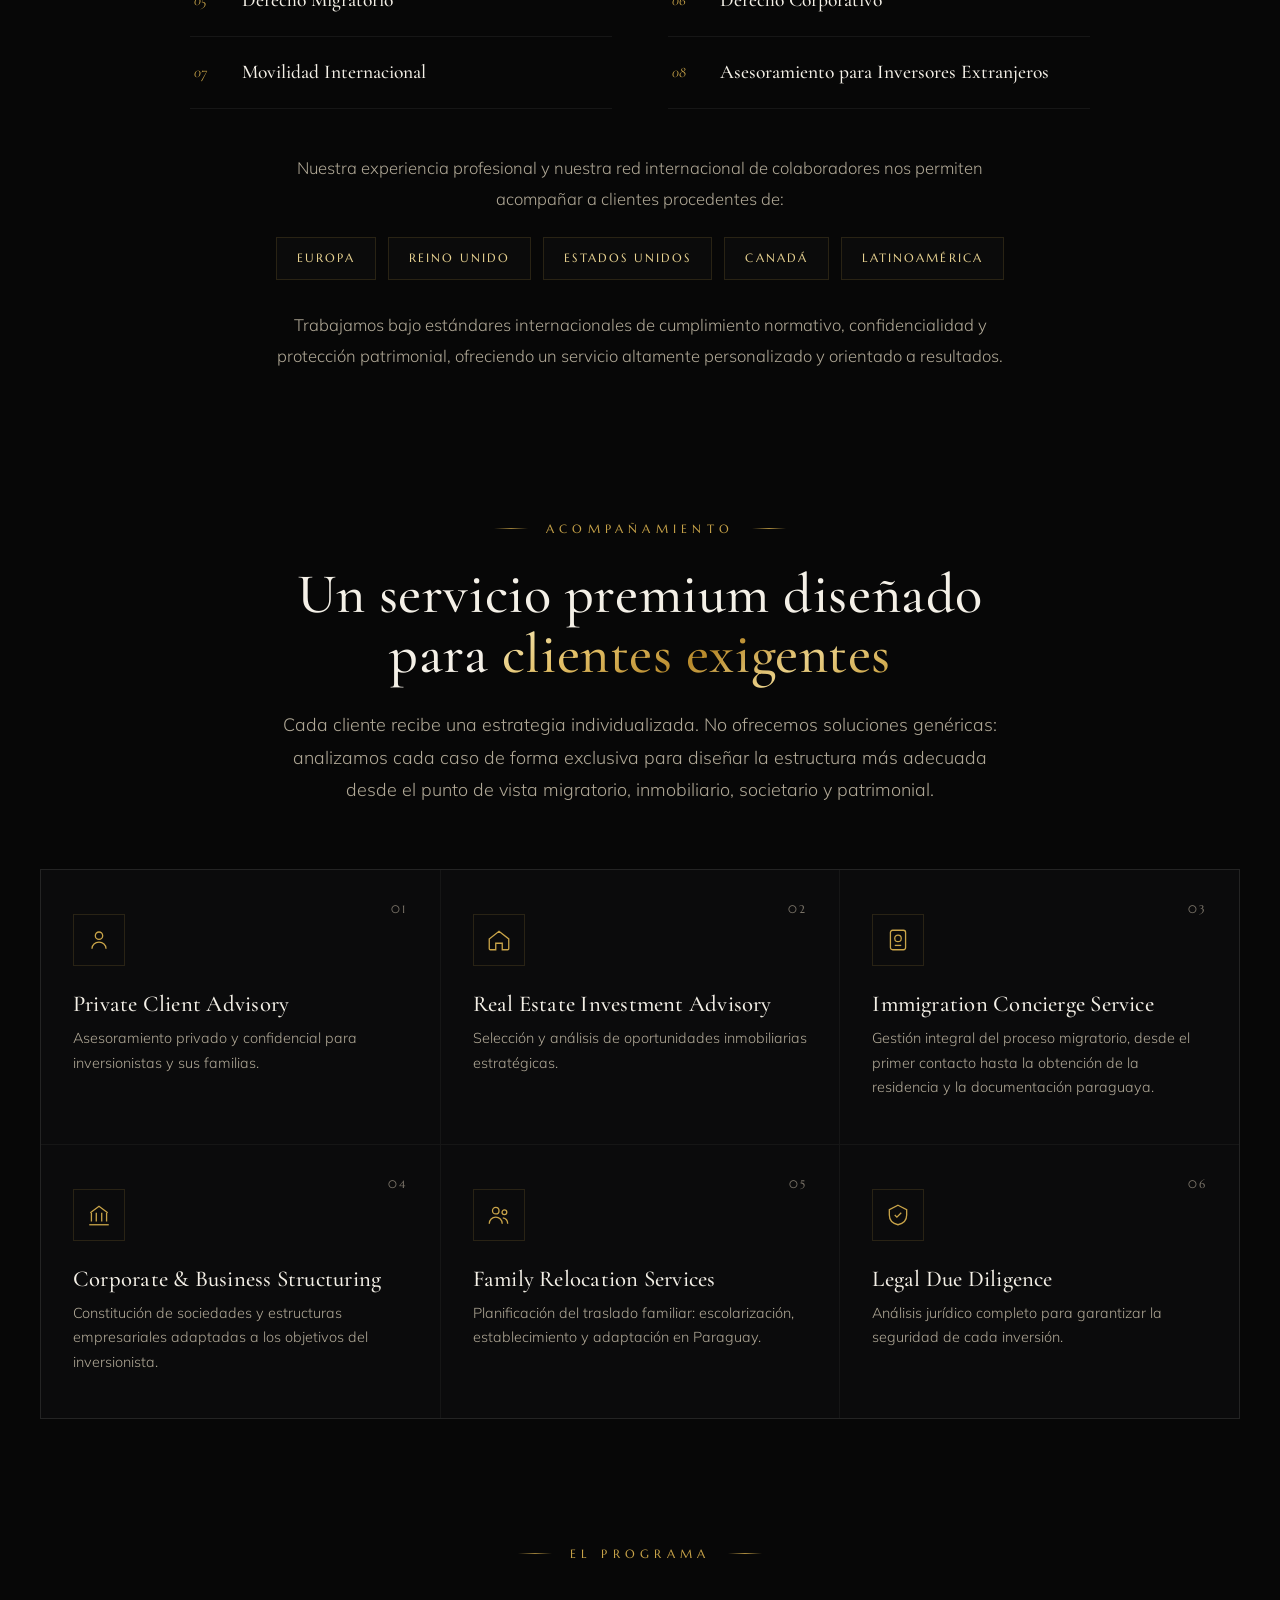
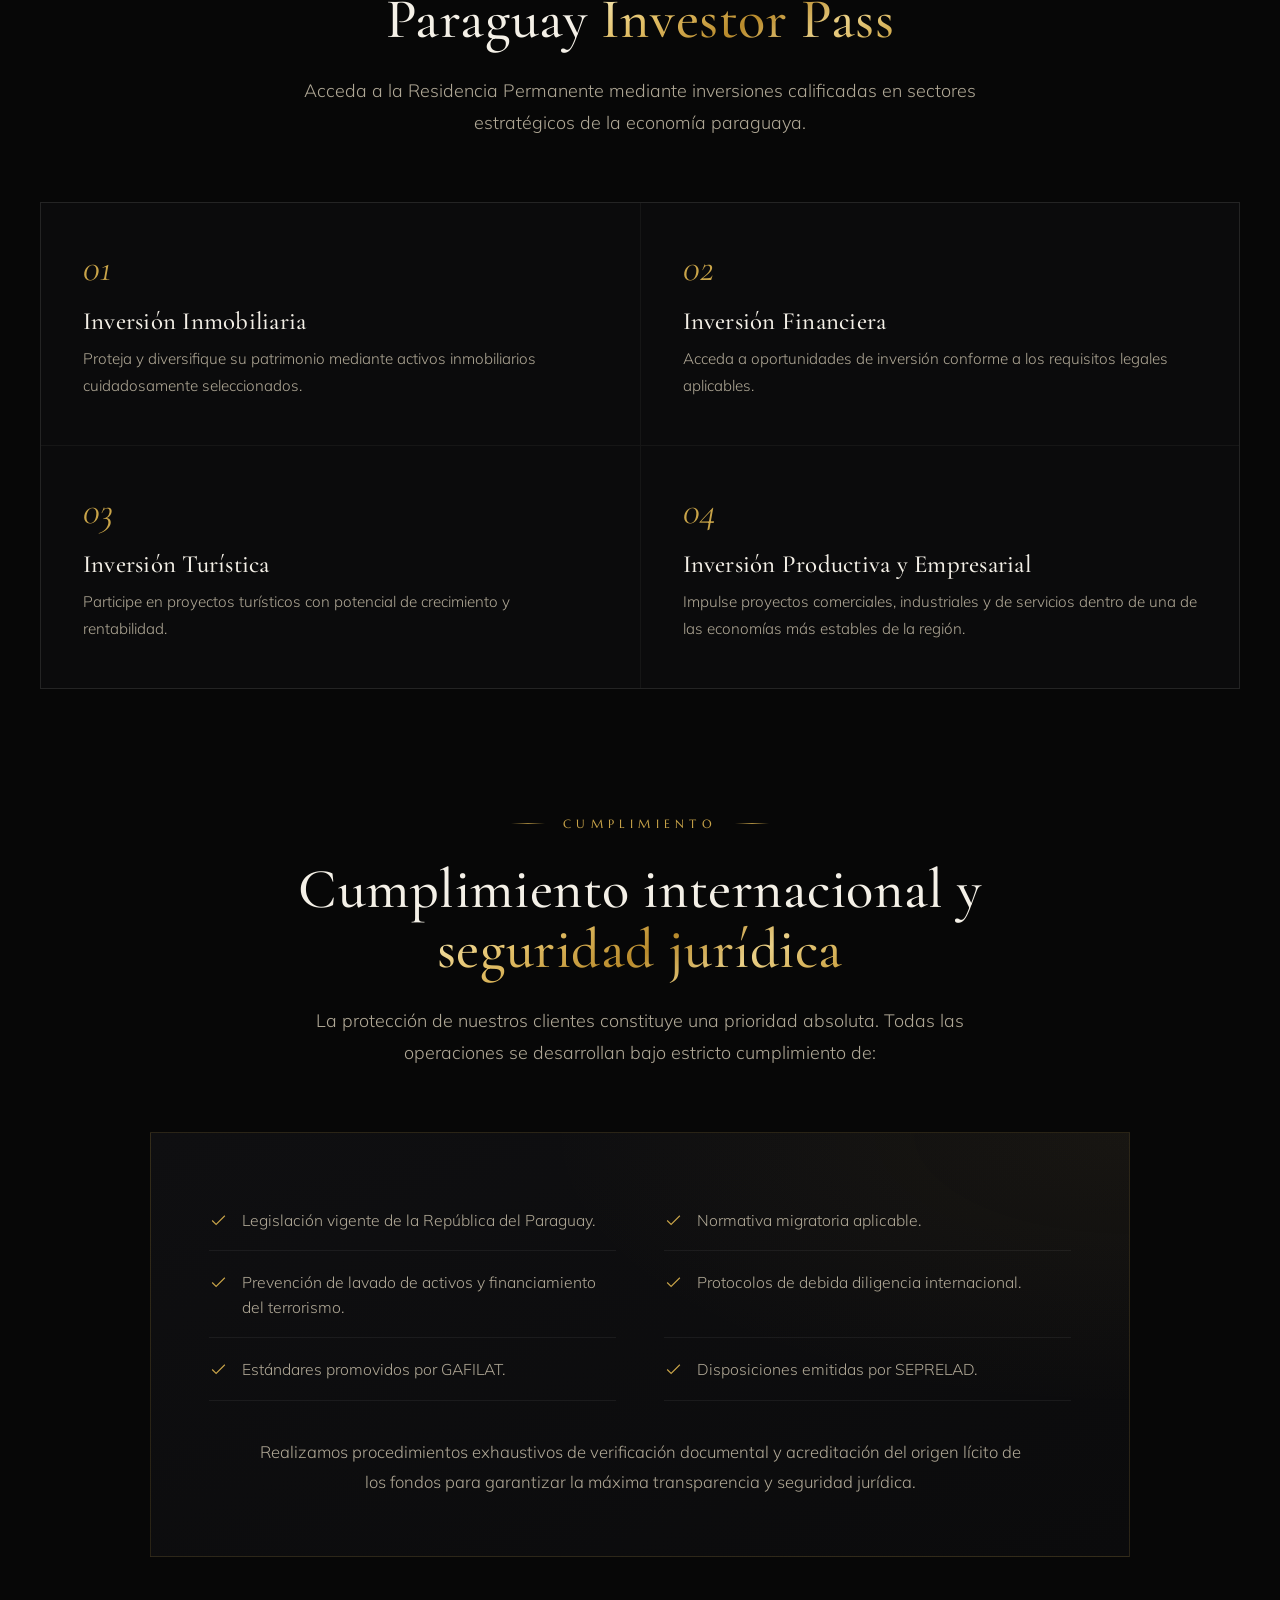
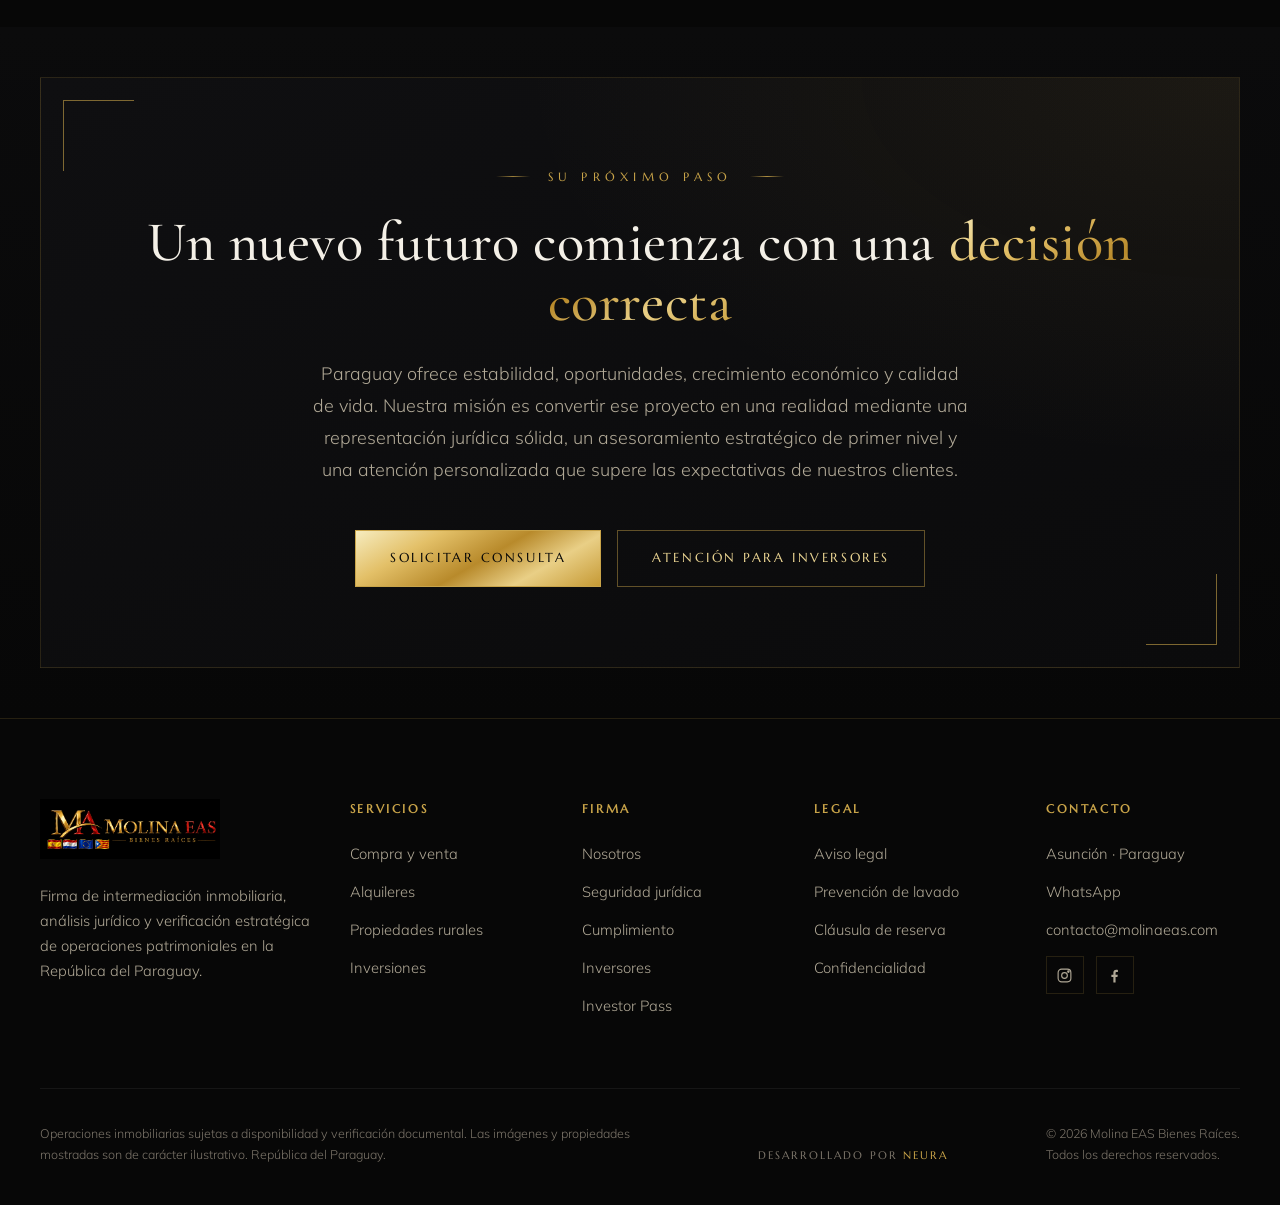
<file: investor-pass.html>
<!DOCTYPE html>
<html lang="es">
<head>
<meta charset="UTF-8" />
<meta name="viewport" content="width=device-width, initial-scale=1.0" />
<title>Paraguay Investor Pass · Molina EAS · Bienes Raíces</title>
<meta name="description" content="Paraguay Investor Pass: servicios exclusivos de inversión y residencia. Residencia Permanente de 10 años por inversión, estructuración patrimonial y asesoramiento jurídico internacional en la República del Paraguay." />
<link rel="preconnect" href="https://fonts.googleapis.com" />
<link rel="preconnect" href="https://fonts.gstatic.com" crossorigin />
<link href="https://fonts.googleapis.com/css2?family=Cormorant+Garamond:ital,wght@0,400;0,500;0,600;1,400;1,500&family=Marcellus&family=Mulish:wght@300;400;500;600;700&display=swap" rel="stylesheet" />
<link rel="icon" type="image/png" href="assets/logo.png" />
<link rel="apple-touch-icon" href="assets/logo.png" />
<link rel="stylesheet" href="styles.css" />
</head>
<body class="page-catalog">

<!-- ===================== NAV ===================== -->
<nav class="nav scrolled" id="nav">
  <a class="nav-logo" href="index.html"><img src="assets/logocompleto.png" alt="Molina EAS" /><span class="nl-text"><span class="nl-name">MOLINA EAS</span><span class="nl-sub">BIENES RAÍCES</span></span></a>
  <div class="nav-links">
    <a href="nosotros.html">Nosotros</a>
    <a href="index.html#servicios">Servicios</a>
    <a href="propiedades.html">Propiedades</a>
    <a href="seguridad.html">Seguridad Jurídica</a>
    <a href="inversores.html">Inversores</a>
    <a href="investor-pass.html" class="active">Investor Pass</a>
    <a href="index.html#contacto">Contacto</a>
  </div>

  <button class="nav-burger" id="burger" aria-label="Menú"><span></span><span></span><span></span></button>
</nav>

<div class="mobile-menu" id="mobileMenu">
  <a href="nosotros.html">Nosotros</a>
  <a href="index.html#servicios">Servicios</a>
  <a href="propiedades.html">Propiedades</a>
  <a href="seguridad.html">Seguridad Jurídica</a>
  <a href="inversores.html">Inversores</a>
  <a href="investor-pass.html">Investor Pass</a>
  <a href="index.html#contacto">Contacto</a>
</div>

<!-- ===================== PAGE HERO ===================== -->
<header class="catalog-page-hero">
  <div class="wrap">
    <a class="back-link reveal" href="index.html"><span class="arr-back">←</span> Volver al inicio</a>
    <div class="section-head center reveal d1">
      <span class="eyebrow centered">Investment &amp; Residency</span>
      <h1 class="section-title catalog-title">Paraguay <span class="gold-text">Investor Pass</span></h1>
      <p class="pass-hero-sub">Exclusive Investment &amp; Residency Services</p>
      <p class="section-lead">Donde la excelencia jurídica, la inversión estratégica y el servicio personalizado se unen.</p>
      <div class="head-actions">
        <a class="btn" href="https://wa.me/595981234567" target="_blank" rel="noopener">Solicitar asesoramiento</a>
        <a class="btn ghost" href="#programa">Conocer el programa</a>
      </div>
    </div>
  </div>
</header>

<!-- ===================== INTRO / POSICIONAMIENTO ===================== -->
<section class="section pass-page">
  <div class="wrap">
    <div class="pass-intro reveal">
      <p>Invertir en Paraguay no consiste únicamente en adquirir un activo o solicitar una residencia. Consiste en proteger su patrimonio, estructurar correctamente su inversión y construir un proyecto de vida con total seguridad jurídica.</p>
      <p>Por ello, nuestros clientes confían en un equipo especializado que ofrece un servicio de nivel internacional, diseñado para inversionistas, empresarios, familias de alto patrimonio y profesionales que buscan establecerse en Paraguay con las máximas garantías.</p>
    </div>
  </div>
</section>

<!-- ===================== REFERENTES INTERNACIONALES ===================== -->
<section class="section pass-page">
  <div class="wrap">
    <div class="section-head center reveal">
      <span class="eyebrow centered">Especialización</span>
      <h2 class="section-title">Referentes internacionales en <span class="gold-text">inversión e inmigración</span></h2>
      <p class="section-lead">Acompañamos cada proyecto con un conjunto de servicios diseñados para proteger su patrimonio y su decisión de establecerse en Paraguay.</p>
    </div>

    <ul class="pass-specialties reveal d1">
      <li class="pass-spec"><span class="ps-num">01</span><span class="ps-label">Residencia Permanente de 10 años por Inversión</span></li>
      <li class="pass-spec"><span class="ps-num">02</span><span class="ps-label">Paraguay Investor Pass</span></li>
      <li class="pass-spec"><span class="ps-num">03</span><span class="ps-label">Inversión Inmobiliaria Internacional</span></li>
      <li class="pass-spec"><span class="ps-num">04</span><span class="ps-label">Estructuración Patrimonial</span></li>
      <li class="pass-spec"><span class="ps-num">05</span><span class="ps-label">Derecho Migratorio</span></li>
      <li class="pass-spec"><span class="ps-num">06</span><span class="ps-label">Derecho Corporativo</span></li>
      <li class="pass-spec"><span class="ps-num">07</span><span class="ps-label">Movilidad Internacional</span></li>
      <li class="pass-spec"><span class="ps-num">08</span><span class="ps-label">Asesoramiento para Inversores Extranjeros</span></li>
    </ul>

    <p class="pass-note reveal d2">Nuestra experiencia profesional y nuestra red internacional de colaboradores nos permiten acompañar a clientes procedentes de:</p>
    <div class="pass-regions reveal d2">
      <span class="pass-region">Europa</span>
      <span class="pass-region">Reino Unido</span>
      <span class="pass-region">Estados Unidos</span>
      <span class="pass-region">Canadá</span>
      <span class="pass-region">Latinoamérica</span>
    </div>
    <p class="pass-note reveal d3">Trabajamos bajo estándares internacionales de cumplimiento normativo, confidencialidad y protección patrimonial, ofreciendo un servicio altamente personalizado y orientado a resultados.</p>
  </div>
</section>

<!-- ===================== SERVICIO PREMIUM (CONCIERGE) ===================== -->
<section class="section pass-page">
  <div class="wrap">
    <div class="section-head center reveal">
      <span class="eyebrow centered">Acompañamiento</span>
      <h2 class="section-title">Un servicio premium diseñado para <span class="gold-text">clientes exigentes</span></h2>
      <p class="section-lead">Cada cliente recibe una estrategia individualizada. No ofrecemos soluciones genéricas: analizamos cada caso de forma exclusiva para diseñar la estructura más adecuada desde el punto de vista migratorio, inmobiliario, societario y patrimonial.</p>
    </div>

    <div class="serv-grid pass-grid">
      <article class="serv-card reveal"><span class="idx">01</span>
        <div class="serv-icon"><svg viewBox="0 0 24 24" fill="none" stroke="currentColor" stroke-width="1.2"><circle cx="12" cy="8" r="3.4"/><path d="M5.5 20c0-3.6 2.9-6 6.5-6s6.5 2.4 6.5 6"/></svg></div>
        <h3>Private Client Advisory</h3>
        <p>Asesoramiento privado y confidencial para inversionistas y sus familias.</p>
      </article>
      <article class="serv-card reveal d1"><span class="idx">02</span>
        <div class="serv-icon"><svg viewBox="0 0 24 24" fill="none" stroke="currentColor" stroke-width="1.2"><path d="M3 11l9-7 9 7v9a1 1 0 0 1-1 1h-5v-6H9v6H4a1 1 0 0 1-1-1z"/></svg></div>
        <h3>Real Estate Investment Advisory</h3>
        <p>Selección y análisis de oportunidades inmobiliarias estratégicas.</p>
      </article>
      <article class="serv-card reveal d2"><span class="idx">03</span>
        <div class="serv-icon"><svg viewBox="0 0 24 24" fill="none" stroke="currentColor" stroke-width="1.2"><rect x="5" y="3" width="14" height="18" rx="2"/><circle cx="12" cy="10.5" r="3"/><path d="M9 17h6"/></svg></div>
        <h3>Immigration Concierge Service</h3>
        <p>Gestión integral del proceso migratorio, desde el primer contacto hasta la obtención de la residencia y la documentación paraguaya.</p>
      </article>
      <article class="serv-card reveal"><span class="idx">04</span>
        <div class="serv-icon"><svg viewBox="0 0 24 24" fill="none" stroke="currentColor" stroke-width="1.2"><path d="M3 21h18"/><path d="M4 10l8-6 8 6"/><path d="M5 10v8M9.5 10v8M14.5 10v8M19 10v8"/></svg></div>
        <h3>Corporate &amp; Business Structuring</h3>
        <p>Constitución de sociedades y estructuras empresariales adaptadas a los objetivos del inversionista.</p>
      </article>
      <article class="serv-card reveal d1"><span class="idx">05</span>
        <div class="serv-icon"><svg viewBox="0 0 24 24" fill="none" stroke="currentColor" stroke-width="1.2"><circle cx="9" cy="8" r="3"/><circle cx="17" cy="9.5" r="2.2"/><path d="M3 20c0-3.3 2.7-6 6-6s6 2.7 6 6"/><path d="M15.5 14.6c2.5.4 4.5 2.6 4.5 5.4"/></svg></div>
        <h3>Family Relocation Services</h3>
        <p>Planificación del traslado familiar: escolarización, establecimiento y adaptación en Paraguay.</p>
      </article>
      <article class="serv-card reveal d2"><span class="idx">06</span>
        <div class="serv-icon"><svg viewBox="0 0 24 24" fill="none" stroke="currentColor" stroke-width="1.2"><path d="M12 3l8 4v5c0 5-3.5 8-8 9-4.5-1-8-4-8-9V7z"/><path d="M9 12l2 2 4-4"/></svg></div>
        <h3>Legal Due Diligence</h3>
        <p>Análisis jurídico completo para garantizar la seguridad de cada inversión.</p>
      </article>
    </div>
  </div>
</section>

<!-- ===================== EL PROGRAMA: INVERSIONES CALIFICADAS ===================== -->
<section class="section pass-page" id="programa">
  <div class="wrap">
    <div class="section-head center reveal">
      <span class="eyebrow centered">El programa</span>
      <h2 class="section-title">Paraguay <span class="gold-text">Investor Pass</span></h2>
      <p class="section-lead">Acceda a la Residencia Permanente mediante inversiones calificadas en sectores estratégicos de la economía paraguaya.</p>
    </div>

    <div class="pass-pillars reveal d1">
      <article class="pass-pillar">
        <span class="pp-num">01</span>
        <h3>Inversión Inmobiliaria</h3>
        <p>Proteja y diversifique su patrimonio mediante activos inmobiliarios cuidadosamente seleccionados.</p>
      </article>
      <article class="pass-pillar">
        <span class="pp-num">02</span>
        <h3>Inversión Financiera</h3>
        <p>Acceda a oportunidades de inversión conforme a los requisitos legales aplicables.</p>
      </article>
      <article class="pass-pillar">
        <span class="pp-num">03</span>
        <h3>Inversión Turística</h3>
        <p>Participe en proyectos turísticos con potencial de crecimiento y rentabilidad.</p>
      </article>
      <article class="pass-pillar">
        <span class="pp-num">04</span>
        <h3>Inversión Productiva y Empresarial</h3>
        <p>Impulse proyectos comerciales, industriales y de servicios dentro de una de las economías más estables de la región.</p>
      </article>
    </div>
  </div>
</section>

<!-- ===================== CUMPLIMIENTO INTERNACIONAL ===================== -->
<section class="section pass-page">
  <div class="wrap">
    <div class="section-head center reveal">
      <span class="eyebrow centered">Cumplimiento</span>
      <h2 class="section-title">Cumplimiento internacional y <span class="gold-text">seguridad jurídica</span></h2>
      <p class="section-lead">La protección de nuestros clientes constituye una prioridad absoluta. Todas las operaciones se desarrollan bajo estricto cumplimiento de:</p>
    </div>

    <div class="pass-compliance reveal d1">
      <ul class="pass-comply-list">
        <li><svg viewBox="0 0 24 24" fill="none" stroke="currentColor" stroke-width="1.4"><path d="M20 6L9 17l-5-5"/></svg>Legislación vigente de la República del Paraguay.</li>
        <li><svg viewBox="0 0 24 24" fill="none" stroke="currentColor" stroke-width="1.4"><path d="M20 6L9 17l-5-5"/></svg>Normativa migratoria aplicable.</li>
        <li><svg viewBox="0 0 24 24" fill="none" stroke="currentColor" stroke-width="1.4"><path d="M20 6L9 17l-5-5"/></svg>Prevención de lavado de activos y financiamiento del terrorismo.</li>
        <li><svg viewBox="0 0 24 24" fill="none" stroke="currentColor" stroke-width="1.4"><path d="M20 6L9 17l-5-5"/></svg>Protocolos de debida diligencia internacional.</li>
        <li><svg viewBox="0 0 24 24" fill="none" stroke="currentColor" stroke-width="1.4"><path d="M20 6L9 17l-5-5"/></svg>Estándares promovidos por GAFILAT.</li>
        <li><svg viewBox="0 0 24 24" fill="none" stroke="currentColor" stroke-width="1.4"><path d="M20 6L9 17l-5-5"/></svg>Disposiciones emitidas por SEPRELAD.</li>
      </ul>
      <p class="pass-comply-foot">Realizamos procedimientos exhaustivos de verificación documental y acreditación del origen lícito de los fondos para garantizar la máxima transparencia y seguridad jurídica.</p>
    </div>
  </div>
</section>

<!-- ===================== CIERRE / CTA ===================== -->
<section class="section contact" id="contacto">
  <div class="wrap">
    <div class="contact-card reveal">
      <span class="eyebrow centered">Su próximo paso</span>
      <h2 class="section-title">Un nuevo futuro comienza con una <span class="gold-text">decisión correcta</span></h2>
      <p class="section-lead" style="margin-left:auto;margin-right:auto;max-width:660px;">Paraguay ofrece estabilidad, oportunidades, crecimiento económico y calidad de vida. Nuestra misión es convertir ese proyecto en una realidad mediante una representación jurídica sólida, un asesoramiento estratégico de primer nivel y una atención personalizada que supere las expectativas de nuestros clientes.</p>
      <div class="contact-actions">
        <a class="btn" href="https://wa.me/595981234567" target="_blank" rel="noopener">Solicitar consulta</a>
        <a class="btn ghost" href="inversores.html">Atención para inversores</a>
      </div>
    </div>
  </div>
</section>

<!-- ===================== FOOTER ===================== -->
<footer class="footer" data-screen-label="Footer">
  <div class="wrap">
    <div class="footer-top">
      <div class="footer-brand">
        <img src="assets/logo-horizontal.png" alt="Molina EAS · Bienes Raíces" />
        <p>Firma de intermediación inmobiliaria, análisis jurídico y verificación estratégica de operaciones patrimoniales en la República del Paraguay.</p>
      </div>
      <div class="footer-col">
        <h5>Servicios</h5>
        <a href="index.html#servicios">Compra y venta</a>
        <a href="index.html#servicios">Alquileres</a>
        <a href="index.html#servicios">Propiedades rurales</a>
        <a href="index.html#servicios">Inversiones</a>
      </div>
      <div class="footer-col">
        <h5>Firma</h5>
        <a href="nosotros.html">Nosotros</a>
        <a href="seguridad.html">Seguridad jurídica</a>
        <a href="legal.html">Cumplimiento</a>
        <a href="inversores.html">Inversores</a>
        <a href="investor-pass.html">Investor Pass</a>
      </div>
      <div class="footer-col">
        <h5>Legal</h5>
        <a href="legal.html#aviso-legal">Aviso legal</a>
        <a href="legal.html#prevencion-lavado">Prevención de lavado</a>
        <a href="legal.html#clausula-reserva">Cláusula de reserva</a>
        <a href="legal.html#confidencialidad">Confidencialidad</a>
      </div>

      <div class="footer-col">
        <h5>Contacto</h5>
        <p>Asunción · Paraguay</p>
        <a href="index.html#contacto">WhatsApp</a>
        <a href="index.html#contacto">contacto@molinaeas.com</a>
        <div class="footer-social">
          <a href="https://instagram.com/" target="_blank" rel="noopener" aria-label="Instagram"><svg viewBox="0 0 24 24" fill="none" stroke="currentColor" stroke-width="1.6"><rect x="3" y="3" width="18" height="18" rx="5"/><circle cx="12" cy="12" r="4"/><circle cx="17.5" cy="6.5" r="1" fill="currentColor"/></svg></a>
          <a href="https://facebook.com/" target="_blank" rel="noopener" aria-label="Facebook"><svg viewBox="0 0 24 24" fill="currentColor"><path d="M13.5 22v-8h2.7l.4-3.2h-3.1V8.7c0-.9.3-1.6 1.6-1.6h1.7V4.2C16.4 4.1 15.4 4 14.4 4c-2.4 0-4 1.4-4 4.1v2.7H7.6V14h2.8v8h3.1z"/></svg></a>
        </div>
      </div>
    </div>
    <div class="footer-legal">
      <p class="fl-disc">Operaciones inmobiliarias sujetas a disponibilidad y verificación documental. Las imágenes y propiedades mostradas son de carácter ilustrativo. República del Paraguay.</p>
      <p class="fl-credit">Desarrollado por <a href="https://neura.com.py" target="_blank" rel="noopener">Neura</a></p>
      <p>© <span id="year"></span> Molina EAS Bienes Raíces.<br/>Todos los derechos reservados.</p>
    </div>
  </div>
</footer>

<a id="waFloat" class="wa-float" href="https://wa.me/595981234567" target="_blank" rel="noopener" aria-label="WhatsApp"><svg viewBox="0 0 24 24" fill="currentColor"><path d="M19.05 4.91A9.82 9.82 0 0 0 12.04 2c-5.46 0-9.91 4.45-9.91 9.91 0 1.75.46 3.45 1.32 4.95L2.05 22l5.25-1.38c1.45.79 3.08 1.21 4.74 1.21 5.46 0 9.91-4.45 9.91-9.91 0-2.65-1.03-5.14-2.9-7.01zM12.04 20.15c-1.48 0-2.93-.4-4.2-1.15l-.3-.18-3.12.82.83-3.04-.2-.31a8.26 8.26 0 0 1-1.26-4.38c0-4.54 3.7-8.24 8.24-8.24 2.2 0 4.27.86 5.82 2.42a8.18 8.18 0 0 1 2.41 5.83c.02 4.54-3.68 8.23-8.22 8.23zm4.52-6.16c-.25-.12-1.47-.72-1.69-.81-.23-.08-.39-.12-.56.12-.17.25-.64.81-.78.97-.14.17-.29.19-.54.06-.25-.12-1.05-.39-1.99-1.23-.74-.66-1.23-1.47-1.38-1.72-.14-.25-.02-.38.11-.51.11-.11.25-.29.37-.43.12-.14.17-.25.25-.41.08-.17.04-.31-.02-.43-.06-.12-.56-1.34-.76-1.84-.2-.48-.41-.42-.56-.43h-.48c-.17 0-.43.06-.66.31-.22.25-.86.85-.86 2.07 0 1.22.89 2.4 1.01 2.56.12.17 1.75 2.67 4.23 3.74.59.26 1.05.41 1.41.52.59.19 1.13.16 1.56.1.48-.07 1.47-.6 1.67-1.18.21-.58.21-1.07.14-1.18-.07-.11-.22-.16-.47-.28z"/></svg></a>
<button id="scrollTop" class="scroll-top" aria-label="Volver arriba"><svg viewBox="0 0 24 24" fill="none" stroke="currentColor" stroke-width="1.6" stroke-linecap="round" stroke-linejoin="round"><path d="M12 19V5"/><path d="M5 12l7-7 7 7"/></svg></button>

<script src="script.js?v=5"></script>
</body>
</html>
</file>
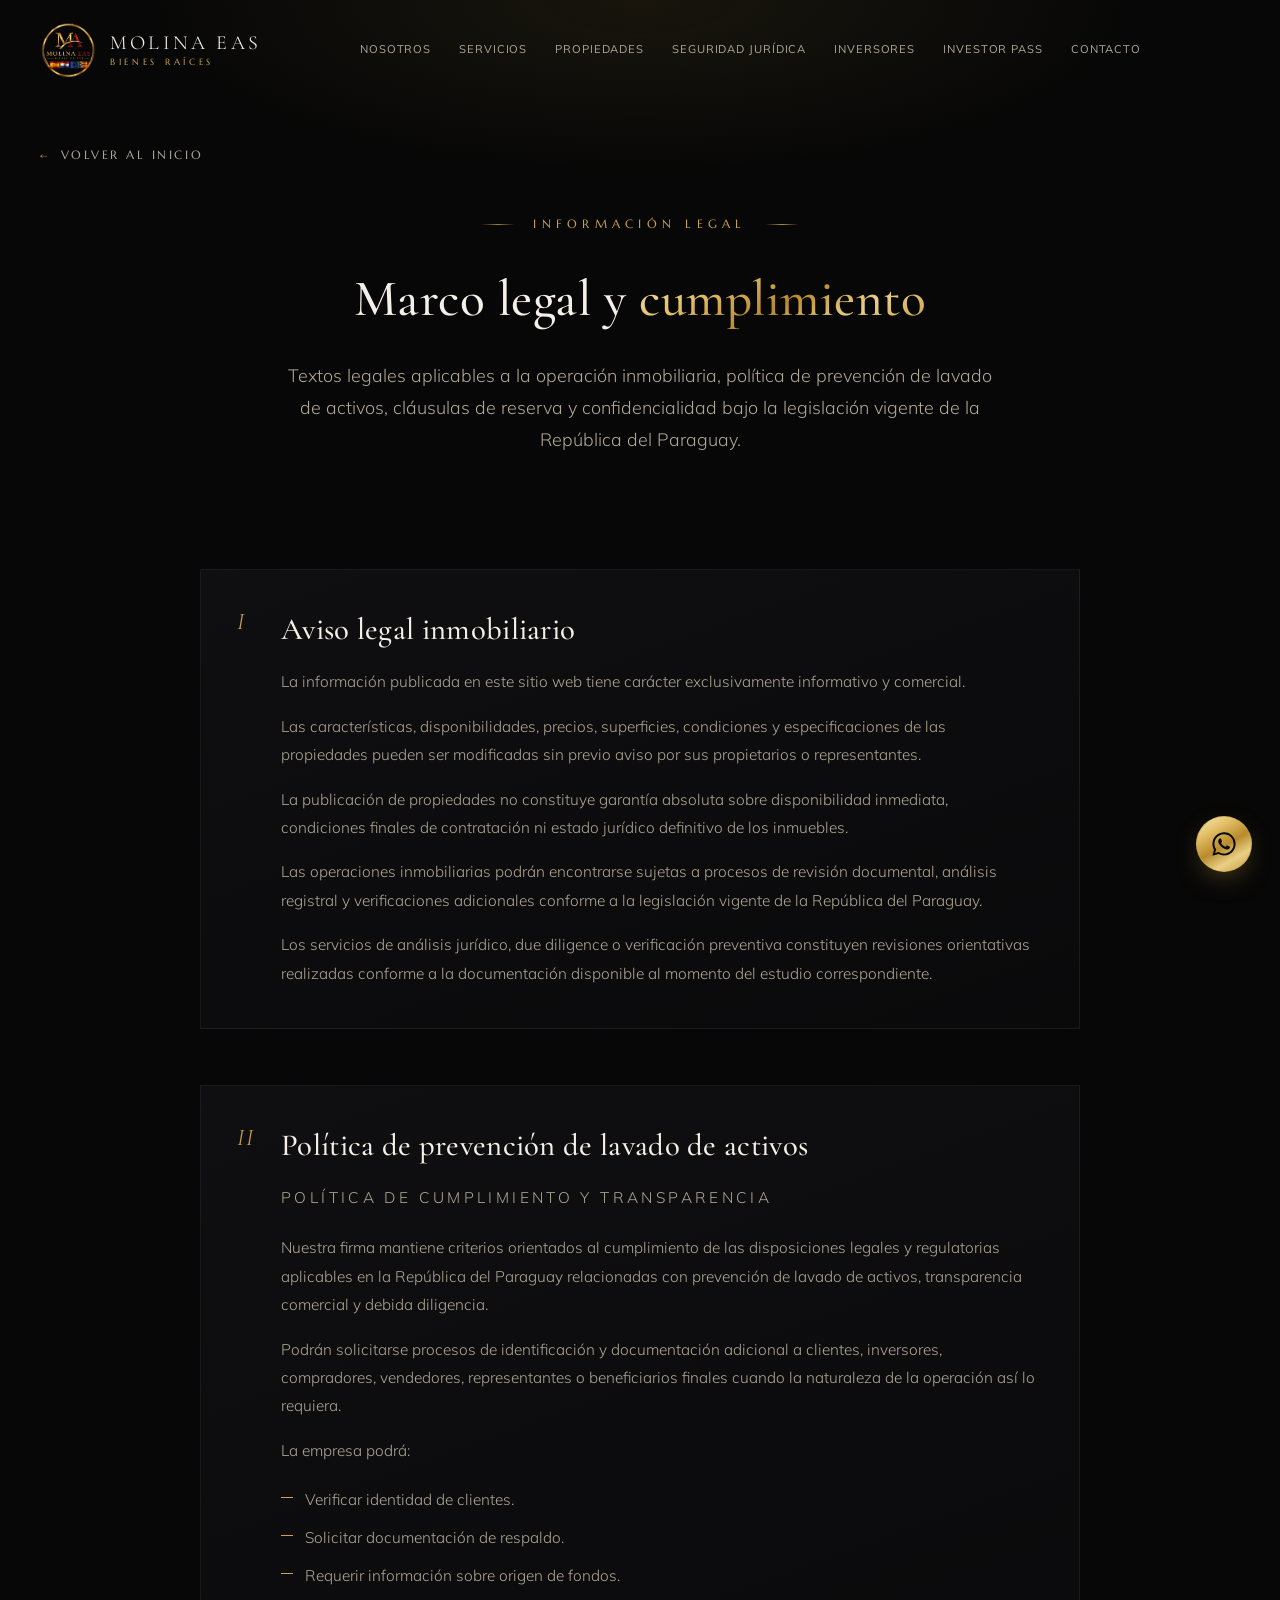
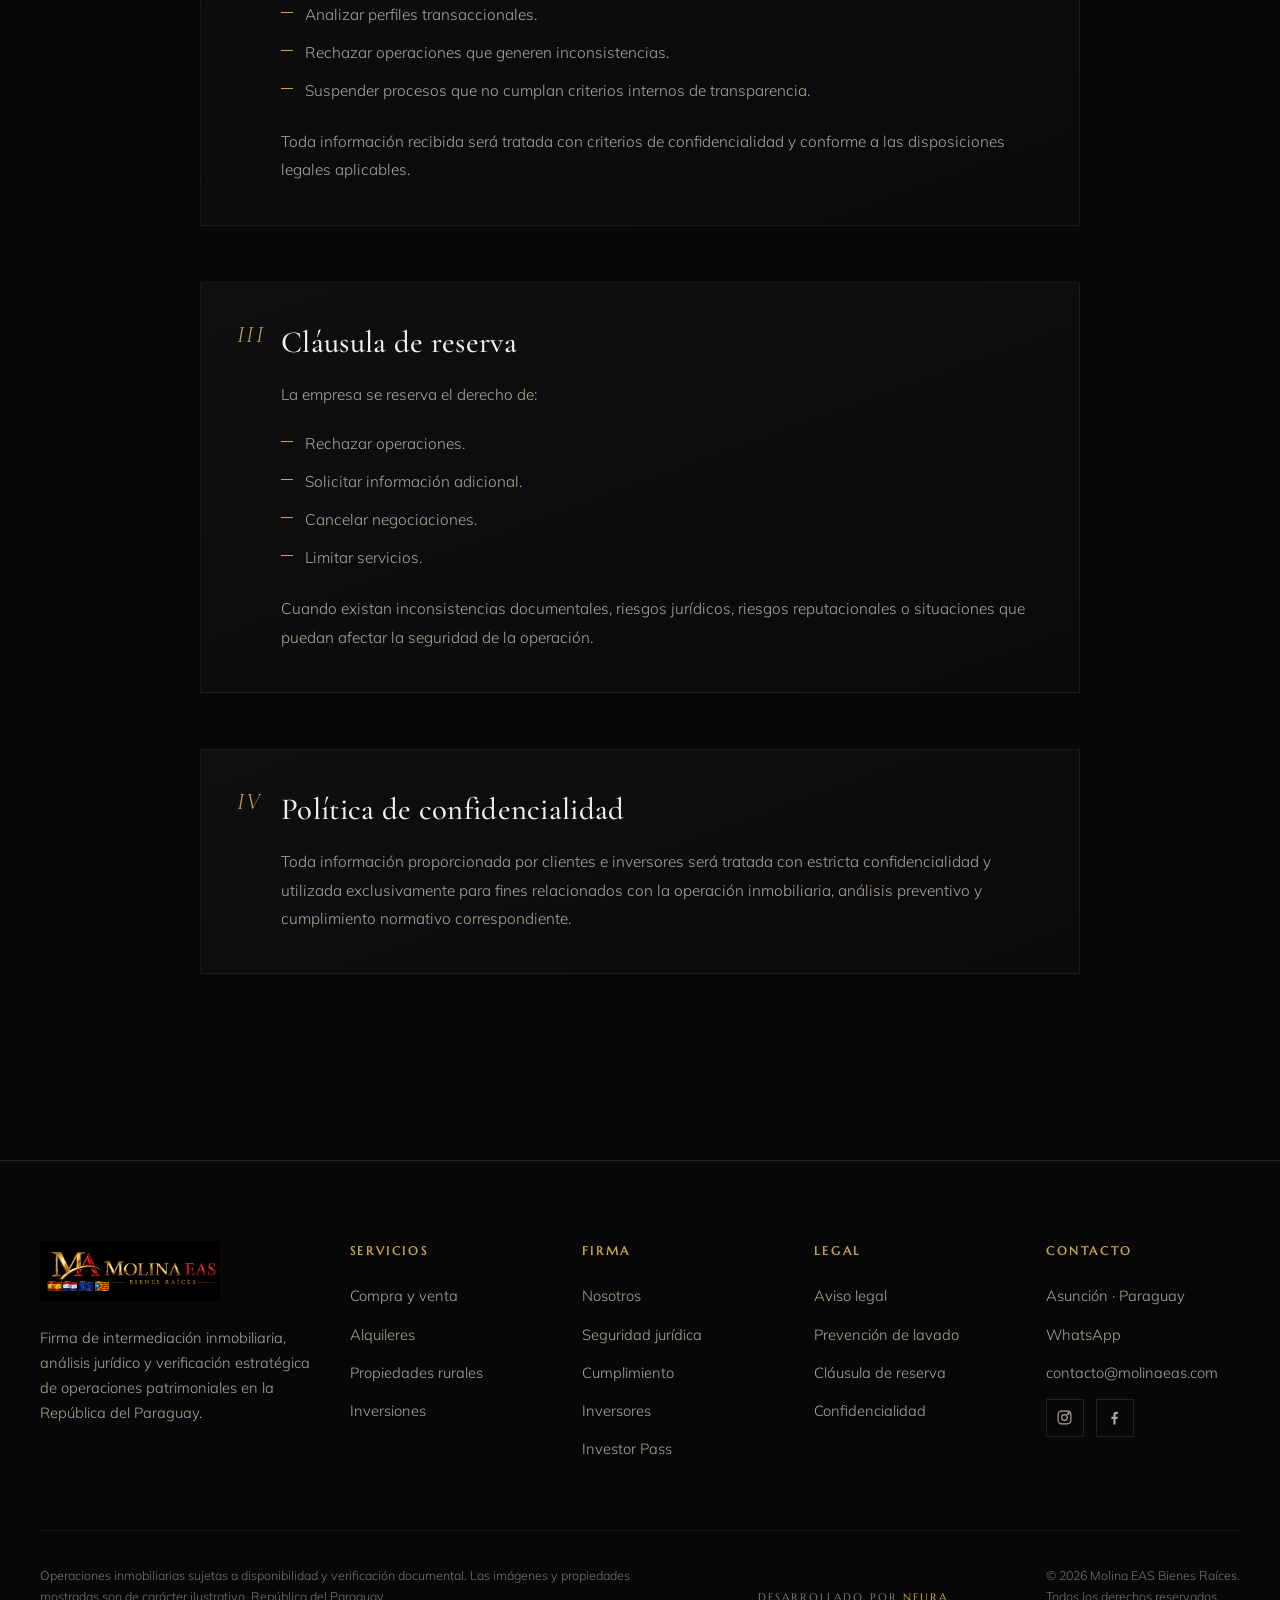
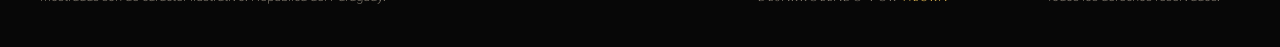
<file: legal.html>
<!DOCTYPE html>
<html lang="es">
<head>
<meta charset="UTF-8" />
<meta name="viewport" content="width=device-width, initial-scale=1.0" />
<title>Información legal · Molina EAS · Bienes Raíces</title>
<link rel="preconnect" href="https://fonts.googleapis.com" />
<link rel="preconnect" href="https://fonts.gstatic.com" crossorigin />
<link href="https://fonts.googleapis.com/css2?family=Cormorant+Garamond:ital,wght@0,400;0,500;0,600;1,400;1,500&family=Marcellus&family=Mulish:wght@300;400;500;600;700&display=swap" rel="stylesheet" />
<link rel="icon" type="image/png" href="assets/logo.png" />
<link rel="apple-touch-icon" href="assets/logo.png" />
<link rel="stylesheet" href="styles.css" />
</head>
<body class="page-catalog">

<!-- ===================== NAV ===================== -->
<nav class="nav scrolled" id="nav">
  <a class="nav-logo" href="index.html"><img src="assets/logocompleto.png" alt="Molina EAS" /><span class="nl-text"><span class="nl-name">MOLINA EAS</span><span class="nl-sub">BIENES RAÍCES</span></span></a>
  <div class="nav-links">
    <a href="nosotros.html">Nosotros</a>
    <a href="index.html#servicios">Servicios</a>
    <a href="propiedades.html">Propiedades</a>
    <a href="seguridad.html">Seguridad Jurídica</a>
    <a href="inversores.html">Inversores</a>
    <a href="investor-pass.html">Investor Pass</a>
    <a href="index.html#contacto">Contacto</a>
  </div>
  
  <button class="nav-burger" id="burger" aria-label="Menú"><span></span><span></span><span></span></button>
</nav>

<div class="mobile-menu" id="mobileMenu">
  <a href="nosotros.html">Nosotros</a>
  <a href="index.html#servicios">Servicios</a>
  <a href="propiedades.html">Propiedades</a>
  <a href="seguridad.html">Seguridad Jurídica</a>
  <a href="inversores.html">Inversores</a>
  <a href="investor-pass.html">Investor Pass</a>
  <a href="index.html#contacto">Contacto</a>
</div>

<!-- ===================== PAGE HERO ===================== -->
<header class="catalog-page-hero">
  <div class="wrap">
    <a class="back-link reveal" href="index.html"><span class="arr-back">←</span> Volver al inicio</a>
    <div class="section-head center reveal d1">
      <span class="eyebrow centered">Información legal</span>
      <h1 class="section-title catalog-title">Marco legal y <span class="gold-text">cumplimiento</span></h1>
      <p class="section-lead">Textos legales aplicables a la operación inmobiliaria, política de prevención de lavado de activos, cláusulas de reserva y confidencialidad bajo la legislación vigente de la República del Paraguay.</p>
    </div>
  </div>
</header>

<!-- ===================== CONTENIDO LEGAL ===================== -->
<section class="section legal-doc">
  <div class="wrap">
    <article class="legal-block reveal" id="aviso-legal">
      <span class="legal-block-num">I</span>
      <h2 class="legal-block-title">Aviso legal inmobiliario</h2>
      <p>La información publicada en este sitio web tiene carácter exclusivamente informativo y comercial.</p>
      <p>Las características, disponibilidades, precios, superficies, condiciones y especificaciones de las propiedades pueden ser modificadas sin previo aviso por sus propietarios o representantes.</p>
      <p>La publicación de propiedades no constituye garantía absoluta sobre disponibilidad inmediata, condiciones finales de contratación ni estado jurídico definitivo de los inmuebles.</p>
      <p>Las operaciones inmobiliarias podrán encontrarse sujetas a procesos de revisión documental, análisis registral y verificaciones adicionales conforme a la legislación vigente de la República del Paraguay.</p>
      <p>Los servicios de análisis jurídico, due diligence o verificación preventiva constituyen revisiones orientativas realizadas conforme a la documentación disponible al momento del estudio correspondiente.</p>
    </article>

    <article class="legal-block reveal" id="prevencion-lavado">
      <span class="legal-block-num">II</span>
      <h2 class="legal-block-title">Política de prevención de lavado de activos</h2>
      <p class="legal-subtitle">Política de cumplimiento y transparencia</p>
      <p>Nuestra firma mantiene criterios orientados al cumplimiento de las disposiciones legales y regulatorias aplicables en la República del Paraguay relacionadas con prevención de lavado de activos, transparencia comercial y debida diligencia.</p>
      <p>Podrán solicitarse procesos de identificación y documentación adicional a clientes, inversores, compradores, vendedores, representantes o beneficiarios finales cuando la naturaleza de la operación así lo requiera.</p>
      <p>La empresa podrá:</p>
      <ul class="legal-list-ul">
        <li>Verificar identidad de clientes.</li>
        <li>Solicitar documentación de respaldo.</li>
        <li>Requerir información sobre origen de fondos.</li>
        <li>Analizar perfiles transaccionales.</li>
        <li>Rechazar operaciones que generen inconsistencias.</li>
        <li>Suspender procesos que no cumplan criterios internos de transparencia.</li>
      </ul>
      <p>Toda información recibida será tratada con criterios de confidencialidad y conforme a las disposiciones legales aplicables.</p>
    </article>

    <article class="legal-block reveal" id="clausula-reserva">
      <span class="legal-block-num">III</span>
      <h2 class="legal-block-title">Cláusula de reserva</h2>
      <p>La empresa se reserva el derecho de:</p>
      <ul class="legal-list-ul">
        <li>Rechazar operaciones.</li>
        <li>Solicitar información adicional.</li>
        <li>Cancelar negociaciones.</li>
        <li>Limitar servicios.</li>
      </ul>
      <p>Cuando existan inconsistencias documentales, riesgos jurídicos, riesgos reputacionales o situaciones que puedan afectar la seguridad de la operación.</p>
    </article>

    <article class="legal-block reveal" id="confidencialidad">
      <span class="legal-block-num">IV</span>
      <h2 class="legal-block-title">Política de confidencialidad</h2>
      <p>Toda información proporcionada por clientes e inversores será tratada con estricta confidencialidad y utilizada exclusivamente para fines relacionados con la operación inmobiliaria, análisis preventivo y cumplimiento normativo correspondiente.</p>
    </article>
  </div>
</section>

<!-- ===================== FOOTER ===================== -->
<footer class="footer" data-screen-label="Footer">
  <div class="wrap">
    <div class="footer-top">
      <div class="footer-brand">
        <img src="assets/logo-horizontal.png" alt="Molina EAS · Bienes Raíces" />
        <p>Firma de intermediación inmobiliaria, análisis jurídico y verificación estratégica de operaciones patrimoniales en la República del Paraguay.</p>
      </div>
      <div class="footer-col">
        <h5>Servicios</h5>
        <a href="index.html#servicios">Compra y venta</a>
        <a href="index.html#servicios">Alquileres</a>
        <a href="index.html#servicios">Propiedades rurales</a>
        <a href="index.html#servicios">Inversiones</a>
      </div>
      <div class="footer-col">
        <h5>Firma</h5>
        <a href="nosotros.html">Nosotros</a>
        <a href="seguridad.html">Seguridad jurídica</a>
        <a href="legal.html">Cumplimiento</a>
        <a href="inversores.html">Inversores</a>
        <a href="investor-pass.html">Investor Pass</a>
      </div>
      <div class="footer-col">
        <h5>Legal</h5>
        <a href="legal.html#aviso-legal">Aviso legal</a>
        <a href="legal.html#prevencion-lavado">Prevención de lavado</a>
        <a href="legal.html#clausula-reserva">Cláusula de reserva</a>
        <a href="legal.html#confidencialidad">Confidencialidad</a>
      </div>
      <div class="footer-col">
        <h5>Contacto</h5>
        <p>Asunción · Paraguay</p>
        <a href="index.html#contacto">WhatsApp</a>
        <a href="index.html#contacto">contacto@molinaeas.com</a>
        <div class="footer-social">
          <a href="https://instagram.com/" target="_blank" rel="noopener" aria-label="Instagram"><svg viewBox="0 0 24 24" fill="none" stroke="currentColor" stroke-width="1.6"><rect x="3" y="3" width="18" height="18" rx="5"/><circle cx="12" cy="12" r="4"/><circle cx="17.5" cy="6.5" r="1" fill="currentColor"/></svg></a>
          <a href="https://facebook.com/" target="_blank" rel="noopener" aria-label="Facebook"><svg viewBox="0 0 24 24" fill="currentColor"><path d="M13.5 22v-8h2.7l.4-3.2h-3.1V8.7c0-.9.3-1.6 1.6-1.6h1.7V4.2C16.4 4.1 15.4 4 14.4 4c-2.4 0-4 1.4-4 4.1v2.7H7.6V14h2.8v8h3.1z"/></svg></a>
        </div>
      </div>
    </div>
    <div class="footer-legal">
      <p class="fl-disc">Operaciones inmobiliarias sujetas a disponibilidad y verificación documental. Las imágenes y propiedades mostradas son de carácter ilustrativo. República del Paraguay.</p>
      <p class="fl-credit">Desarrollado por <a href="https://neura.com.py" target="_blank" rel="noopener">Neura</a></p>
      <p>© <span id="year"></span> Molina EAS Bienes Raíces.<br/>Todos los derechos reservados.</p>
    </div>
  </div>
</footer>

<a id="waFloat" class="wa-float" href="https://wa.me/595981234567" target="_blank" rel="noopener" aria-label="WhatsApp"><svg viewBox="0 0 24 24" fill="currentColor"><path d="M19.05 4.91A9.82 9.82 0 0 0 12.04 2c-5.46 0-9.91 4.45-9.91 9.91 0 1.75.46 3.45 1.32 4.95L2.05 22l5.25-1.38c1.45.79 3.08 1.21 4.74 1.21 5.46 0 9.91-4.45 9.91-9.91 0-2.65-1.03-5.14-2.9-7.01zM12.04 20.15c-1.48 0-2.93-.4-4.2-1.15l-.3-.18-3.12.82.83-3.04-.2-.31a8.26 8.26 0 0 1-1.26-4.38c0-4.54 3.7-8.24 8.24-8.24 2.2 0 4.27.86 5.82 2.42a8.18 8.18 0 0 1 2.41 5.83c.02 4.54-3.68 8.23-8.22 8.23zm4.52-6.16c-.25-.12-1.47-.72-1.69-.81-.23-.08-.39-.12-.56.12-.17.25-.64.81-.78.97-.14.17-.29.19-.54.06-.25-.12-1.05-.39-1.99-1.23-.74-.66-1.23-1.47-1.38-1.72-.14-.25-.02-.38.11-.51.11-.11.25-.29.37-.43.12-.14.17-.25.25-.41.08-.17.04-.31-.02-.43-.06-.12-.56-1.34-.76-1.84-.2-.48-.41-.42-.56-.43h-.48c-.17 0-.43.06-.66.31-.22.25-.86.85-.86 2.07 0 1.22.89 2.4 1.01 2.56.12.17 1.75 2.67 4.23 3.74.59.26 1.05.41 1.41.52.59.19 1.13.16 1.56.1.48-.07 1.47-.6 1.67-1.18.21-.58.21-1.07.14-1.18-.07-.11-.22-.16-.47-.28z"/></svg></a>
<button id="scrollTop" class="scroll-top" aria-label="Volver arriba"><svg viewBox="0 0 24 24" fill="none" stroke="currentColor" stroke-width="1.6" stroke-linecap="round" stroke-linejoin="round"><path d="M12 19V5"/><path d="M5 12l7-7 7 7"/></svg></button>

<script src="script.js?v=5"></script>
</body>
</html>
</file>
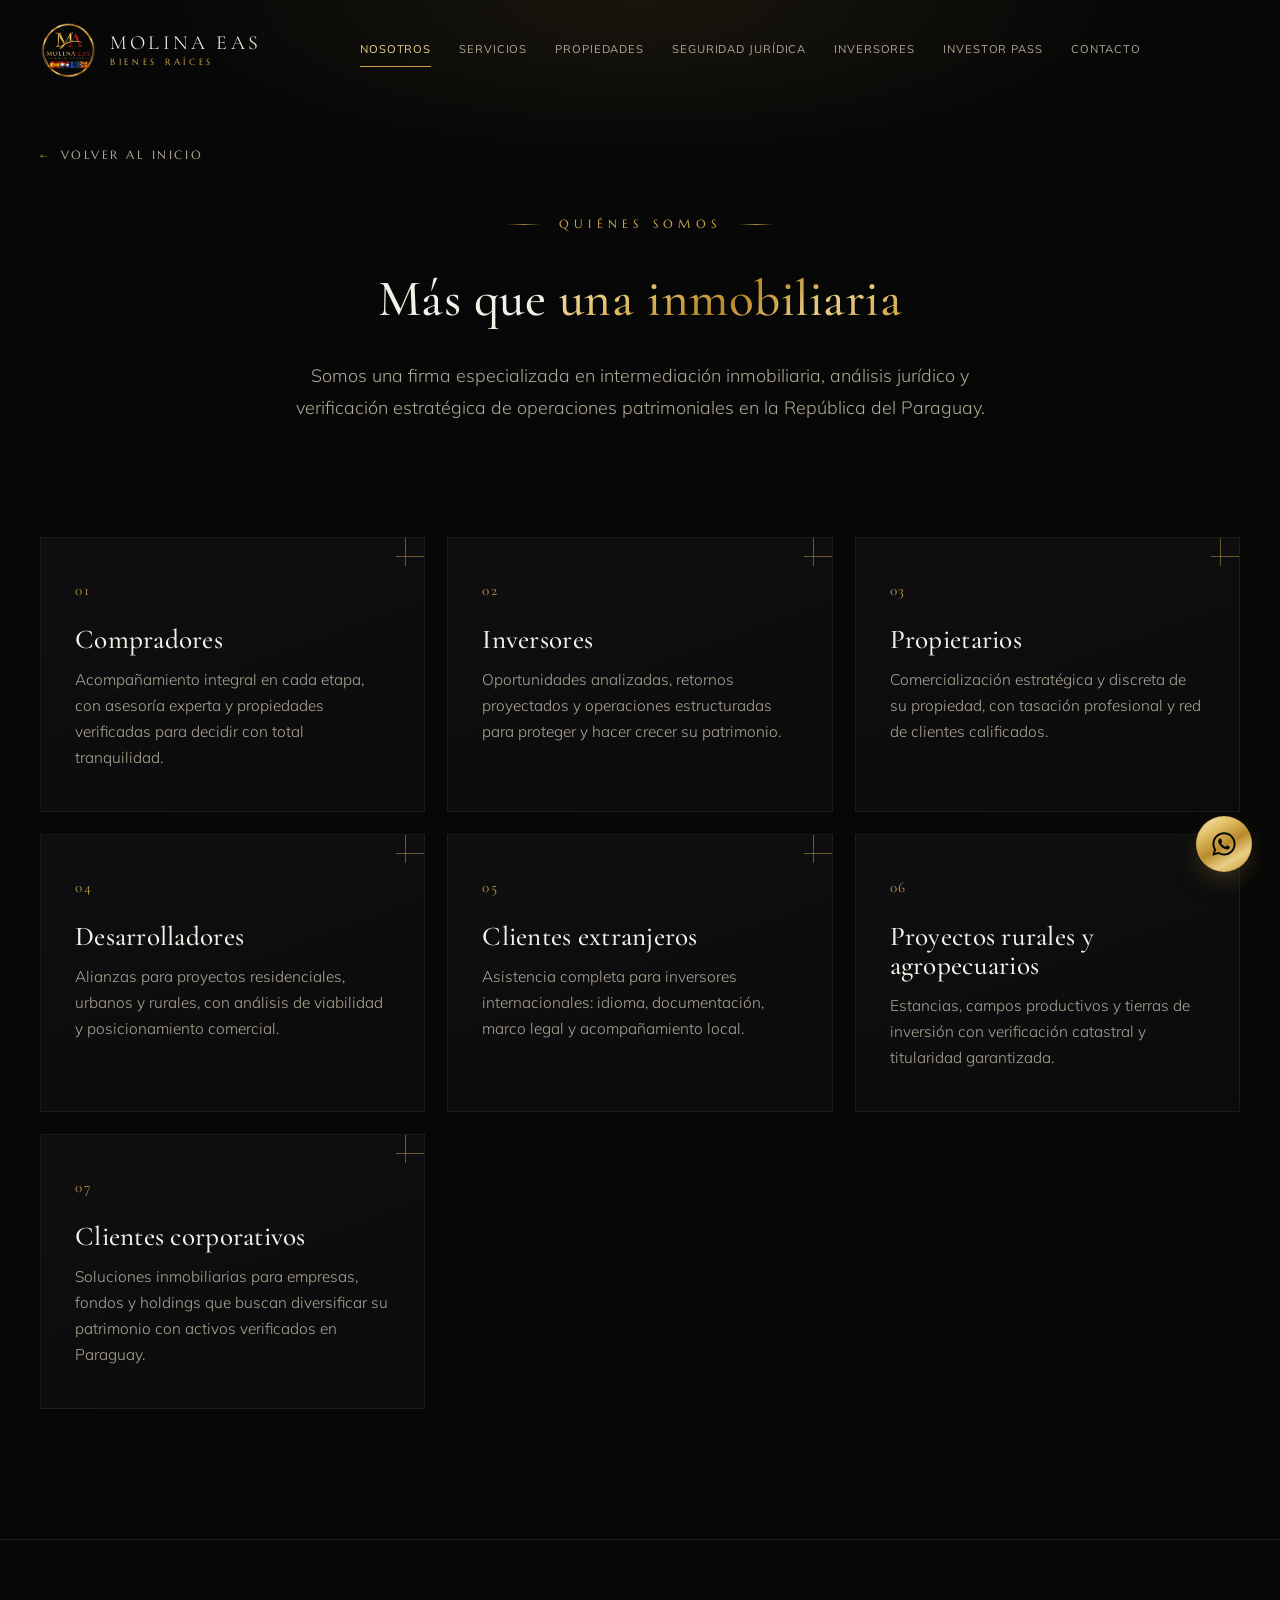
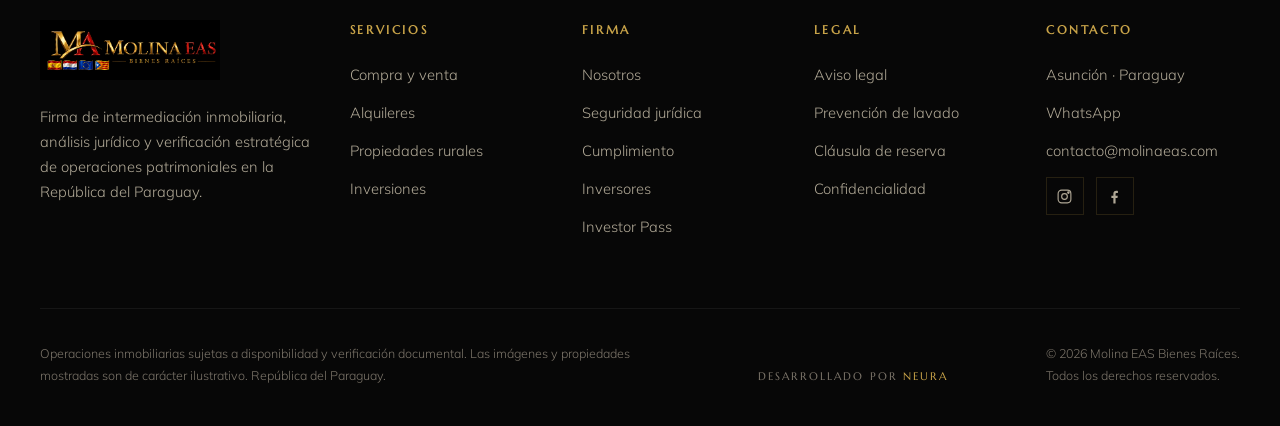
<file: nosotros.html>
<!DOCTYPE html>
<html lang="es">
<head>
<meta charset="UTF-8" />
<meta name="viewport" content="width=device-width, initial-scale=1.0" />
<title>Nosotros · Molina EAS · Bienes Raíces</title>
<link rel="preconnect" href="https://fonts.googleapis.com" />
<link rel="preconnect" href="https://fonts.gstatic.com" crossorigin />
<link href="https://fonts.googleapis.com/css2?family=Cormorant+Garamond:ital,wght@0,400;0,500;0,600;1,400;1,500&family=Marcellus&family=Mulish:wght@300;400;500;600;700&display=swap" rel="stylesheet" />
<link rel="icon" type="image/png" href="assets/logo.png" />
<link rel="apple-touch-icon" href="assets/logo.png" />
<link rel="stylesheet" href="styles.css" />
</head>
<body class="page-catalog">

<!-- ===================== NAV ===================== -->
<nav class="nav scrolled" id="nav">
  <a class="nav-logo" href="index.html"><img src="assets/logocompleto.png" alt="Molina EAS" /><span class="nl-text"><span class="nl-name">MOLINA EAS</span><span class="nl-sub">BIENES RAÍCES</span></span></a>
  <div class="nav-links">
    <a href="nosotros.html" class="active">Nosotros</a>
    <a href="index.html#servicios">Servicios</a>
    <a href="propiedades.html">Propiedades</a>
    <a href="seguridad.html">Seguridad Jurídica</a>
    <a href="inversores.html">Inversores</a>
    <a href="investor-pass.html">Investor Pass</a>
    <a href="index.html#contacto">Contacto</a>
  </div>
  
  <button class="nav-burger" id="burger" aria-label="Menú"><span></span><span></span><span></span></button>
</nav>

<div class="mobile-menu" id="mobileMenu">
  <a href="nosotros.html">Nosotros</a>
  <a href="index.html#servicios">Servicios</a>
  <a href="propiedades.html">Propiedades</a>
  <a href="seguridad.html">Seguridad Jurídica</a>
  <a href="inversores.html">Inversores</a>
  <a href="investor-pass.html">Investor Pass</a>
  <a href="index.html#contacto">Contacto</a>
</div>

<!-- ===================== PAGE HERO ===================== -->
<header class="catalog-page-hero">
  <div class="wrap">
    <a class="back-link reveal" href="index.html"><span class="arr-back">←</span> Volver al inicio</a>
    <div class="section-head center reveal d1">
      <span class="eyebrow centered">Quiénes somos</span>
      <h1 class="section-title catalog-title">Más que <span class="gold-text">una inmobiliaria</span></h1>
      <p class="section-lead">Somos una firma especializada en intermediación inmobiliaria, análisis jurídico y verificación estratégica de operaciones patrimoniales en la República del Paraguay.</p>
    </div>
  </div>
</header>

<!-- ===================== NOSOTROS (contenido) ===================== -->
<section class="section nosotros-page" id="nosotros">
  <div class="wrap">
    <div class="who-grid">
      <article class="who-card reveal"><span class="corner"></span><span class="who-num">01</span><h3>Compradores</h3><p>Acompañamiento integral en cada etapa, con asesoría experta y propiedades verificadas para decidir con total tranquilidad.</p></article>
      <article class="who-card reveal d1"><span class="corner"></span><span class="who-num">02</span><h3>Inversores</h3><p>Oportunidades analizadas, retornos proyectados y operaciones estructuradas para proteger y hacer crecer su patrimonio.</p></article>
      <article class="who-card reveal d2"><span class="corner"></span><span class="who-num">03</span><h3>Propietarios</h3><p>Comercialización estratégica y discreta de su propiedad, con tasación profesional y red de clientes calificados.</p></article>
      <article class="who-card reveal"><span class="corner"></span><span class="who-num">04</span><h3>Desarrolladores</h3><p>Alianzas para proyectos residenciales, urbanos y rurales, con análisis de viabilidad y posicionamiento comercial.</p></article>
      <article class="who-card reveal d1"><span class="corner"></span><span class="who-num">05</span><h3>Clientes extranjeros</h3><p>Asistencia completa para inversores internacionales: idioma, documentación, marco legal y acompañamiento local.</p></article>
      <article class="who-card reveal d2"><span class="corner"></span><span class="who-num">06</span><h3>Proyectos rurales y agropecuarios</h3><p>Estancias, campos productivos y tierras de inversión con verificación catastral y titularidad garantizada.</p></article>
      <article class="who-card reveal"><span class="corner"></span><span class="who-num">07</span><h3>Clientes corporativos</h3><p>Soluciones inmobiliarias para empresas, fondos y holdings que buscan diversificar su patrimonio con activos verificados en Paraguay.</p></article>
    </div>
  </div>
</section>

<!-- ===================== FOOTER ===================== -->
<footer class="footer" data-screen-label="Footer">
  <div class="wrap">
    <div class="footer-top">
      <div class="footer-brand">
        <img src="assets/logo-horizontal.png" alt="Molina EAS · Bienes Raíces" />
        <p>Firma de intermediación inmobiliaria, análisis jurídico y verificación estratégica de operaciones patrimoniales en la República del Paraguay.</p>
      </div>
      <div class="footer-col">
        <h5>Servicios</h5>
        <a href="index.html#servicios">Compra y venta</a>
        <a href="index.html#servicios">Alquileres</a>
        <a href="index.html#servicios">Propiedades rurales</a>
        <a href="index.html#servicios">Inversiones</a>
      </div>
      <div class="footer-col">
        <h5>Firma</h5>
        <a href="nosotros.html">Nosotros</a>
        <a href="seguridad.html">Seguridad jurídica</a>
        <a href="legal.html">Cumplimiento</a>
        <a href="inversores.html">Inversores</a>
        <a href="investor-pass.html">Investor Pass</a>
      </div>
      <div class="footer-col">
        <h5>Legal</h5>
        <a href="legal.html#aviso-legal">Aviso legal</a>
        <a href="legal.html#prevencion-lavado">Prevención de lavado</a>
        <a href="legal.html#clausula-reserva">Cláusula de reserva</a>
        <a href="legal.html#confidencialidad">Confidencialidad</a>
      </div>

      <div class="footer-col">
        <h5>Contacto</h5>
        <p>Asunción · Paraguay</p>
        <a href="index.html#contacto">WhatsApp</a>
        <a href="index.html#contacto">contacto@molinaeas.com</a>
        <div class="footer-social">
          <a href="https://instagram.com/" target="_blank" rel="noopener" aria-label="Instagram"><svg viewBox="0 0 24 24" fill="none" stroke="currentColor" stroke-width="1.6"><rect x="3" y="3" width="18" height="18" rx="5"/><circle cx="12" cy="12" r="4"/><circle cx="17.5" cy="6.5" r="1" fill="currentColor"/></svg></a>
          <a href="https://facebook.com/" target="_blank" rel="noopener" aria-label="Facebook"><svg viewBox="0 0 24 24" fill="currentColor"><path d="M13.5 22v-8h2.7l.4-3.2h-3.1V8.7c0-.9.3-1.6 1.6-1.6h1.7V4.2C16.4 4.1 15.4 4 14.4 4c-2.4 0-4 1.4-4 4.1v2.7H7.6V14h2.8v8h3.1z"/></svg></a>
        </div>
      </div>
    </div>
    <div class="footer-legal">
      <p class="fl-disc">Operaciones inmobiliarias sujetas a disponibilidad y verificación documental. Las imágenes y propiedades mostradas son de carácter ilustrativo. República del Paraguay.</p>
      <p class="fl-credit">Desarrollado por <a href="https://neura.com.py" target="_blank" rel="noopener">Neura</a></p>
      <p>© <span id="year"></span> Molina EAS Bienes Raíces.<br/>Todos los derechos reservados.</p>
    </div>
  </div>
</footer>

<a id="waFloat" class="wa-float" href="https://wa.me/595981234567" target="_blank" rel="noopener" aria-label="WhatsApp"><svg viewBox="0 0 24 24" fill="currentColor"><path d="M19.05 4.91A9.82 9.82 0 0 0 12.04 2c-5.46 0-9.91 4.45-9.91 9.91 0 1.75.46 3.45 1.32 4.95L2.05 22l5.25-1.38c1.45.79 3.08 1.21 4.74 1.21 5.46 0 9.91-4.45 9.91-9.91 0-2.65-1.03-5.14-2.9-7.01zM12.04 20.15c-1.48 0-2.93-.4-4.2-1.15l-.3-.18-3.12.82.83-3.04-.2-.31a8.26 8.26 0 0 1-1.26-4.38c0-4.54 3.7-8.24 8.24-8.24 2.2 0 4.27.86 5.82 2.42a8.18 8.18 0 0 1 2.41 5.83c.02 4.54-3.68 8.23-8.22 8.23zm4.52-6.16c-.25-.12-1.47-.72-1.69-.81-.23-.08-.39-.12-.56.12-.17.25-.64.81-.78.97-.14.17-.29.19-.54.06-.25-.12-1.05-.39-1.99-1.23-.74-.66-1.23-1.47-1.38-1.72-.14-.25-.02-.38.11-.51.11-.11.25-.29.37-.43.12-.14.17-.25.25-.41.08-.17.04-.31-.02-.43-.06-.12-.56-1.34-.76-1.84-.2-.48-.41-.42-.56-.43h-.48c-.17 0-.43.06-.66.31-.22.25-.86.85-.86 2.07 0 1.22.89 2.4 1.01 2.56.12.17 1.75 2.67 4.23 3.74.59.26 1.05.41 1.41.52.59.19 1.13.16 1.56.1.48-.07 1.47-.6 1.67-1.18.21-.58.21-1.07.14-1.18-.07-.11-.22-.16-.47-.28z"/></svg></a>
<button id="scrollTop" class="scroll-top" aria-label="Volver arriba"><svg viewBox="0 0 24 24" fill="none" stroke="currentColor" stroke-width="1.6" stroke-linecap="round" stroke-linejoin="round"><path d="M12 19V5"/><path d="M5 12l7-7 7 7"/></svg></button>

<script src="script.js?v=5"></script>
</body>
</html>
</file>
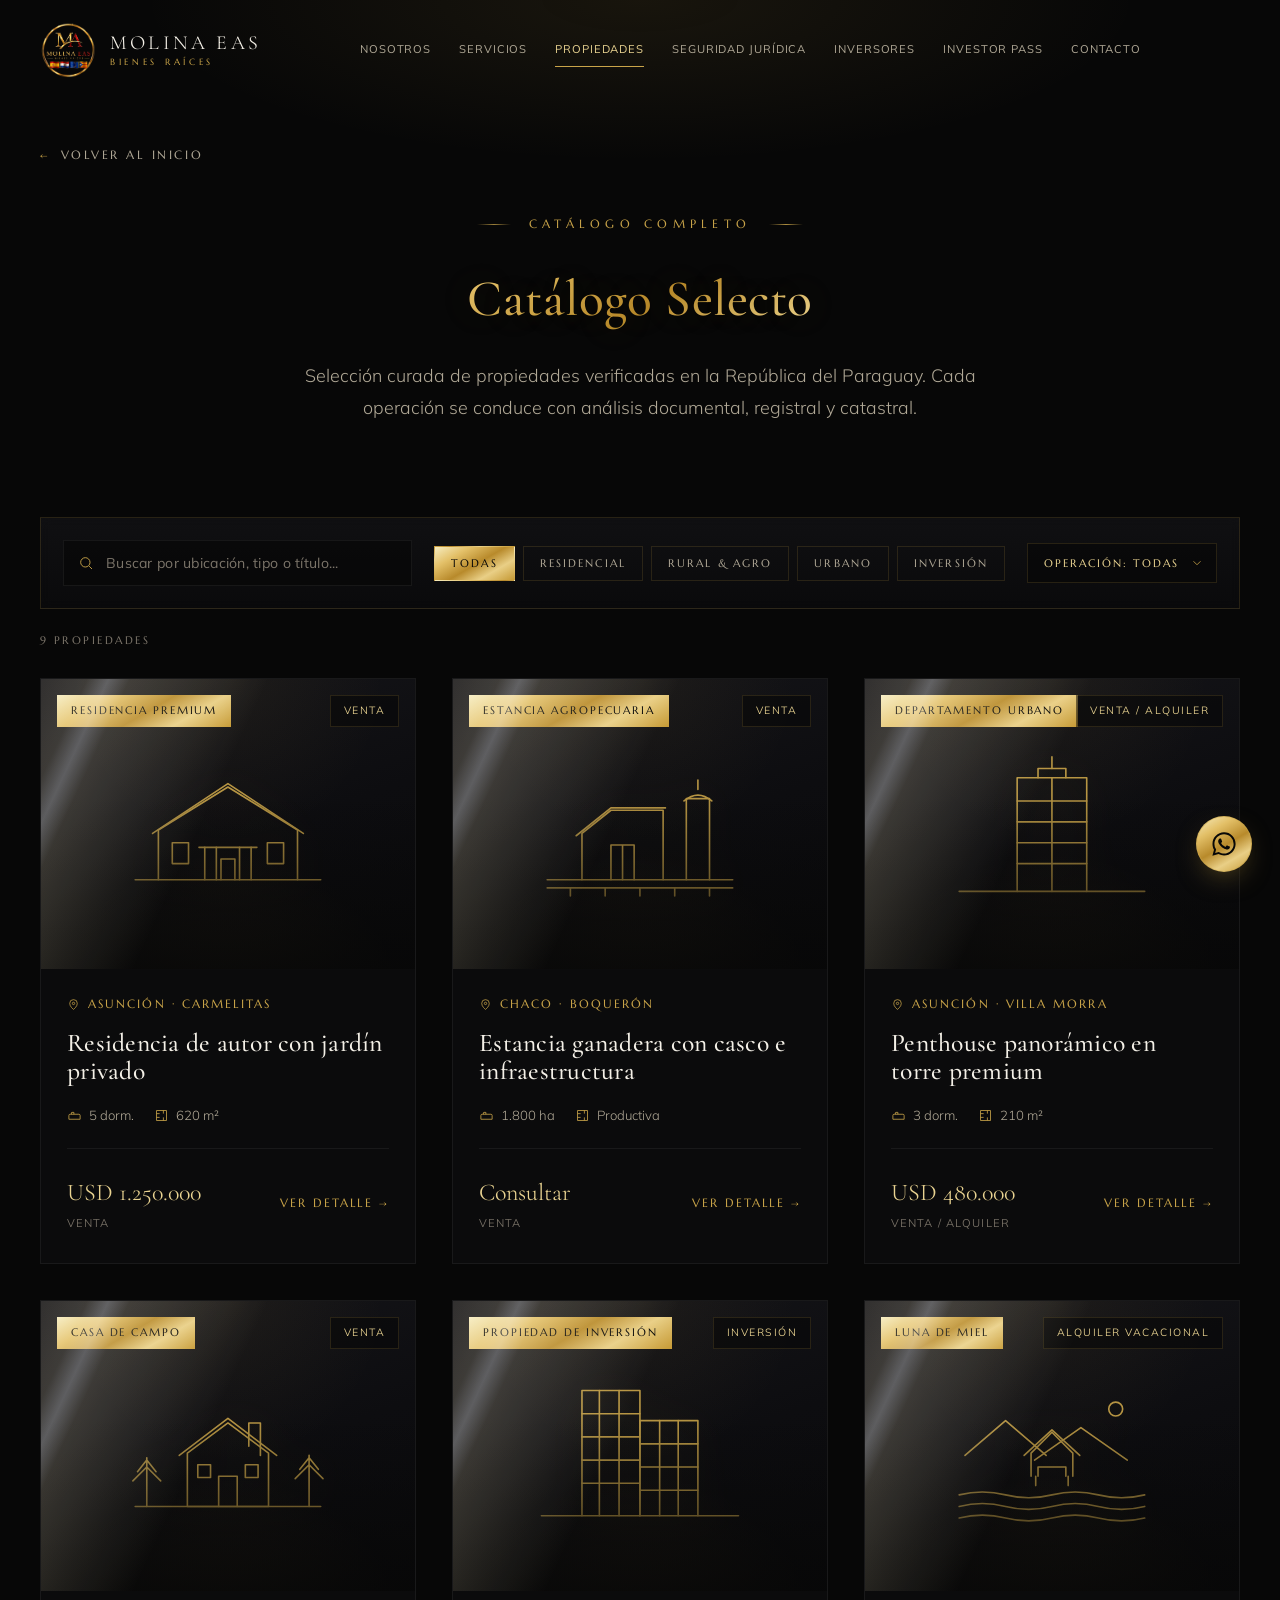
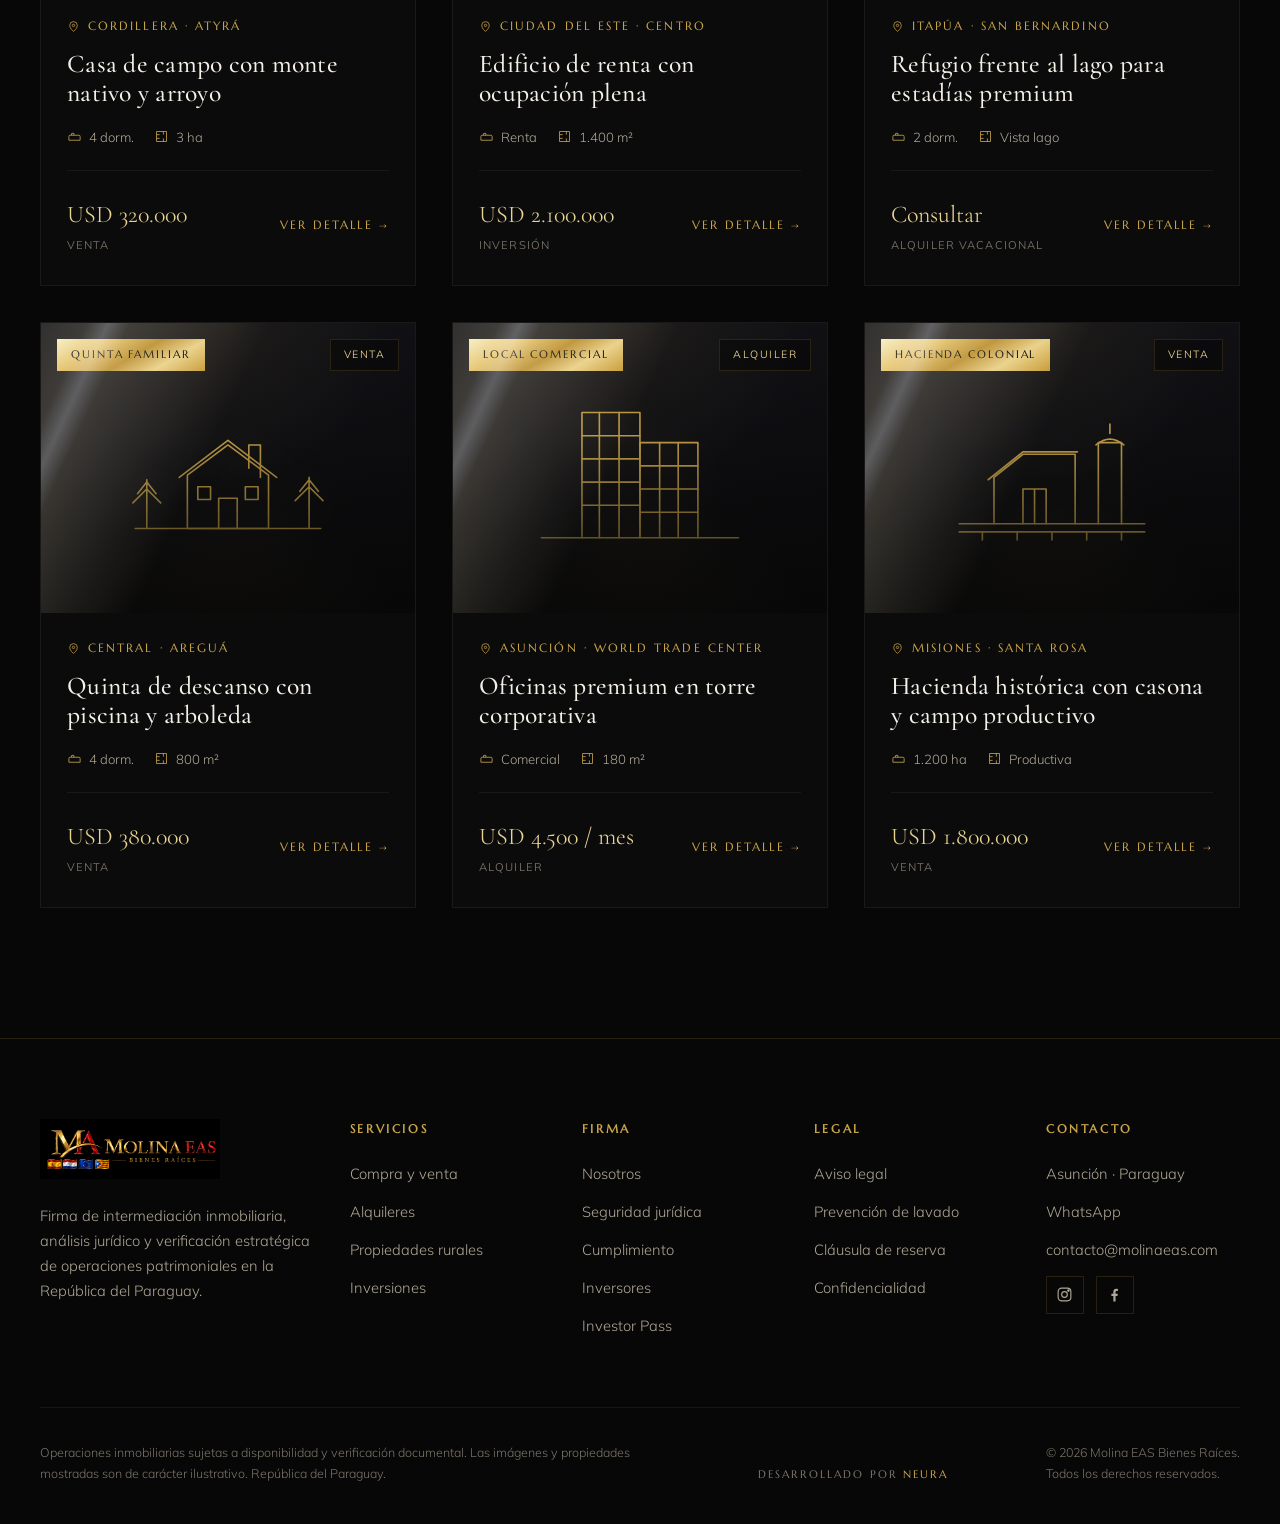
<file: propiedades.html>
<!DOCTYPE html>
<html lang="es">
<head>
<meta charset="UTF-8" />
<meta name="viewport" content="width=device-width, initial-scale=1.0" />
<title>Catálogo · Molina EAS · Bienes Raíces</title>
<link rel="preconnect" href="https://fonts.googleapis.com" />
<link rel="preconnect" href="https://fonts.gstatic.com" crossorigin />
<link href="https://fonts.googleapis.com/css2?family=Cormorant+Garamond:ital,wght@0,400;0,500;0,600;1,400;1,500&family=Marcellus&family=Mulish:wght@300;400;500;600;700&display=swap" rel="stylesheet" />
<link rel="icon" type="image/png" href="assets/logo.png" />
<link rel="apple-touch-icon" href="assets/logo.png" />
<link rel="stylesheet" href="styles.css" />
</head>
<body class="page-catalog">

<!-- ===================== NAV ===================== -->
<nav class="nav scrolled" id="nav">
  <a class="nav-logo" href="index.html"><img src="assets/logocompleto.png" alt="Molina EAS" /><span class="nl-text"><span class="nl-name">MOLINA EAS</span><span class="nl-sub">BIENES RAÍCES</span></span></a>
  <div class="nav-links">
    <a href="nosotros.html">Nosotros</a>
    <a href="index.html#servicios">Servicios</a>
    <a href="propiedades.html" class="active">Propiedades</a>
    <a href="seguridad.html">Seguridad Jurídica</a>
    <a href="inversores.html">Inversores</a>
    <a href="investor-pass.html">Investor Pass</a>
    <a href="index.html#contacto">Contacto</a>
  </div>
  
  <button class="nav-burger" id="burger" aria-label="Menú"><span></span><span></span><span></span></button>
</nav>

<div class="mobile-menu" id="mobileMenu">
  <a href="nosotros.html">Nosotros</a>
  <a href="index.html#servicios">Servicios</a>
  <a href="propiedades.html">Propiedades</a>
  <a href="seguridad.html">Seguridad Jurídica</a>
  <a href="inversores.html">Inversores</a>
  <a href="investor-pass.html">Investor Pass</a>
  <a href="index.html#contacto">Contacto</a>
</div>

<!-- ===================== PAGE HERO ===================== -->
<header class="catalog-page-hero">
  <div class="wrap">
    <a class="back-link reveal" href="index.html"><span class="arr-back">←</span> Volver al inicio</a>
    <div class="section-head center reveal d1">
      <span class="eyebrow centered">Catálogo completo</span>
      <h1 class="section-title catalog-title gold-shine" data-text="Catálogo Selecto">Catálogo Selecto</h1>
      <p class="section-lead">Selección curada de propiedades verificadas en la República del Paraguay. Cada operación se conduce con análisis documental, registral y catastral.</p>
    </div>
  </div>
</header>

<!-- ===================== CATÁLOGO COMPLETO ===================== -->
<section class="section catalog-full">
  <div class="wrap">
    <div class="catalog-controls reveal">
      <div class="catalog-search">
        <svg viewBox="0 0 24 24" fill="none" stroke="currentColor" stroke-width="1.4"><circle cx="11" cy="11" r="7"/><path d="M21 21l-4.3-4.3"/></svg>
        <input type="search" id="catalogSearch" placeholder="Buscar por ubicación, tipo o título..." autocomplete="off" />
      </div>
      <div class="catalog-filters" id="catalogFilters">
        <button class="cat-filter active" data-cat="all">Todas</button>
        <button class="cat-filter" data-cat="residencial">Residencial</button>
        <button class="cat-filter" data-cat="rural">Rural &amp; Agro</button>
        <button class="cat-filter" data-cat="urbano">Urbano</button>
        <button class="cat-filter" data-cat="inversion">Inversión</button>
      </div>
      <div class="catalog-op-wrap">
        <select id="catalogOp" class="catalog-op">
          <option value="all">Operación: todas</option>
          <option value="venta">Venta</option>
          <option value="alquiler">Alquiler</option>
          <option value="inversion">Inversión</option>
        </select>
      </div>
    </div>
    <p class="catalog-count" id="catalogCount"></p>
    <div class="catalog-grid" id="catalogGrid"></div>
    <p class="catalog-empty" id="catalogEmpty" hidden>No se encontraron propiedades con esos criterios. Probá ajustando los filtros o la búsqueda.</p>
  </div>
</section>

<!-- ===================== FOOTER ===================== -->
<footer class="footer" data-screen-label="Footer">
  <div class="wrap">
    <div class="footer-top">
      <div class="footer-brand">
        <img src="assets/logo-horizontal.png" alt="Molina EAS · Bienes Raíces" />
        <p>Firma de intermediación inmobiliaria, análisis jurídico y verificación estratégica de operaciones patrimoniales en la República del Paraguay.</p>
      </div>
      <div class="footer-col">
        <h5>Servicios</h5>
        <a href="index.html#servicios">Compra y venta</a>
        <a href="index.html#servicios">Alquileres</a>
        <a href="index.html#servicios">Propiedades rurales</a>
        <a href="index.html#servicios">Inversiones</a>
      </div>
      <div class="footer-col">
        <h5>Firma</h5>
        <a href="nosotros.html">Nosotros</a>
        <a href="seguridad.html">Seguridad jurídica</a>
        <a href="legal.html">Cumplimiento</a>
        <a href="inversores.html">Inversores</a>
        <a href="investor-pass.html">Investor Pass</a>
      </div>
      <div class="footer-col">
        <h5>Legal</h5>
        <a href="legal.html#aviso-legal">Aviso legal</a>
        <a href="legal.html#prevencion-lavado">Prevención de lavado</a>
        <a href="legal.html#clausula-reserva">Cláusula de reserva</a>
        <a href="legal.html#confidencialidad">Confidencialidad</a>
      </div>

      <div class="footer-col">
        <h5>Contacto</h5>
        <p>Asunción · Paraguay</p>
        <a href="index.html#contacto">WhatsApp</a>
        <a href="index.html#contacto">contacto@molinaeas.com</a>
        <div class="footer-social">
          <a href="https://instagram.com/" target="_blank" rel="noopener" aria-label="Instagram"><svg viewBox="0 0 24 24" fill="none" stroke="currentColor" stroke-width="1.6"><rect x="3" y="3" width="18" height="18" rx="5"/><circle cx="12" cy="12" r="4"/><circle cx="17.5" cy="6.5" r="1" fill="currentColor"/></svg></a>
          <a href="https://facebook.com/" target="_blank" rel="noopener" aria-label="Facebook"><svg viewBox="0 0 24 24" fill="currentColor"><path d="M13.5 22v-8h2.7l.4-3.2h-3.1V8.7c0-.9.3-1.6 1.6-1.6h1.7V4.2C16.4 4.1 15.4 4 14.4 4c-2.4 0-4 1.4-4 4.1v2.7H7.6V14h2.8v8h3.1z"/></svg></a>
        </div>
      </div>
    </div>
    <div class="footer-legal">
      <p class="fl-disc">Operaciones inmobiliarias sujetas a disponibilidad y verificación documental. Las imágenes y propiedades mostradas son de carácter ilustrativo. República del Paraguay.</p>
      <p class="fl-credit">Desarrollado por <a href="https://neura.com.py" target="_blank" rel="noopener">Neura</a></p>
      <p>© <span id="year"></span> Molina EAS Bienes Raíces.<br/>Todos los derechos reservados.</p>
    </div>
  </div>
</footer>

<a id="waFloat" class="wa-float" href="https://wa.me/595981234567" target="_blank" rel="noopener" aria-label="WhatsApp"><svg viewBox="0 0 24 24" fill="currentColor"><path d="M19.05 4.91A9.82 9.82 0 0 0 12.04 2c-5.46 0-9.91 4.45-9.91 9.91 0 1.75.46 3.45 1.32 4.95L2.05 22l5.25-1.38c1.45.79 3.08 1.21 4.74 1.21 5.46 0 9.91-4.45 9.91-9.91 0-2.65-1.03-5.14-2.9-7.01zM12.04 20.15c-1.48 0-2.93-.4-4.2-1.15l-.3-.18-3.12.82.83-3.04-.2-.31a8.26 8.26 0 0 1-1.26-4.38c0-4.54 3.7-8.24 8.24-8.24 2.2 0 4.27.86 5.82 2.42a8.18 8.18 0 0 1 2.41 5.83c.02 4.54-3.68 8.23-8.22 8.23zm4.52-6.16c-.25-.12-1.47-.72-1.69-.81-.23-.08-.39-.12-.56.12-.17.25-.64.81-.78.97-.14.17-.29.19-.54.06-.25-.12-1.05-.39-1.99-1.23-.74-.66-1.23-1.47-1.38-1.72-.14-.25-.02-.38.11-.51.11-.11.25-.29.37-.43.12-.14.17-.25.25-.41.08-.17.04-.31-.02-.43-.06-.12-.56-1.34-.76-1.84-.2-.48-.41-.42-.56-.43h-.48c-.17 0-.43.06-.66.31-.22.25-.86.85-.86 2.07 0 1.22.89 2.4 1.01 2.56.12.17 1.75 2.67 4.23 3.74.59.26 1.05.41 1.41.52.59.19 1.13.16 1.56.1.48-.07 1.47-.6 1.67-1.18.21-.58.21-1.07.14-1.18-.07-.11-.22-.16-.47-.28z"/></svg></a>
<button id="scrollTop" class="scroll-top" aria-label="Volver arriba"><svg viewBox="0 0 24 24" fill="none" stroke="currentColor" stroke-width="1.6" stroke-linecap="round" stroke-linejoin="round"><path d="M12 19V5"/><path d="M5 12l7-7 7 7"/></svg></button>

<script src="script.js?v=3"></script>
</body>
</html>
</file>
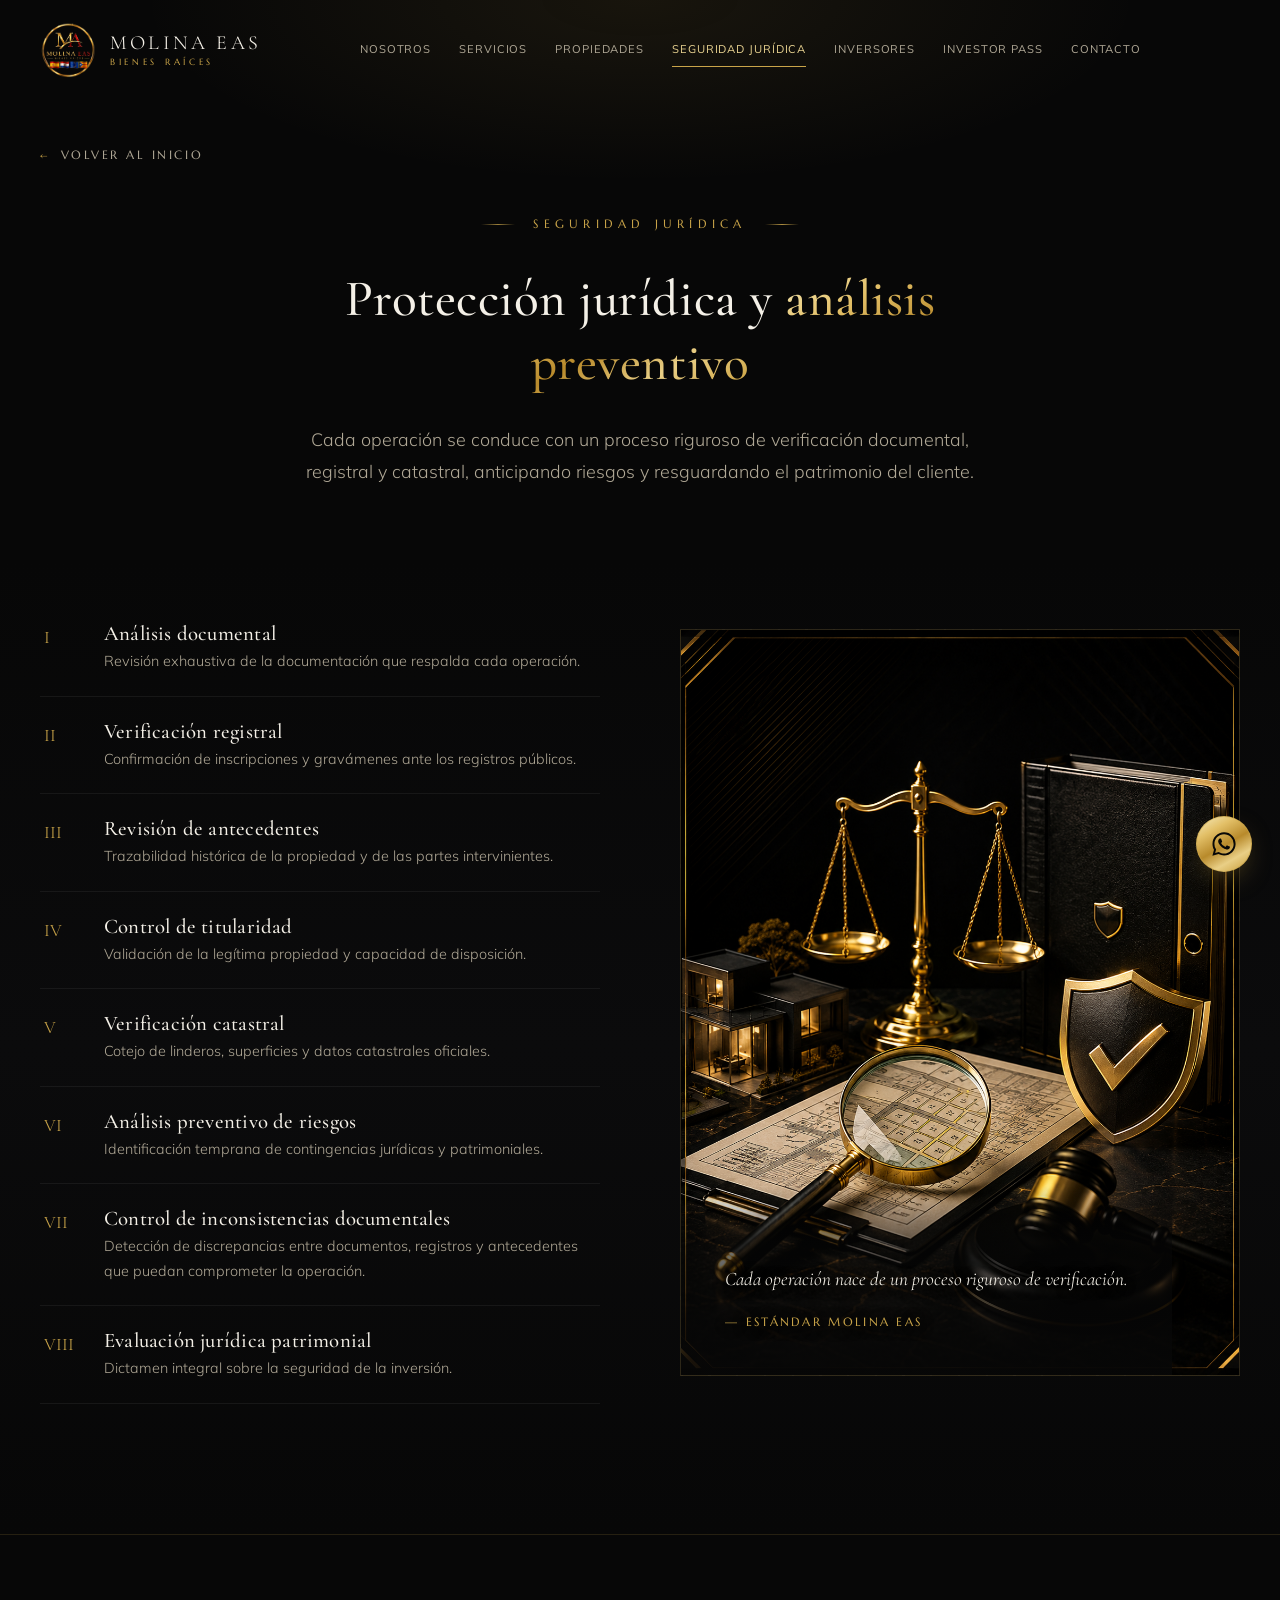
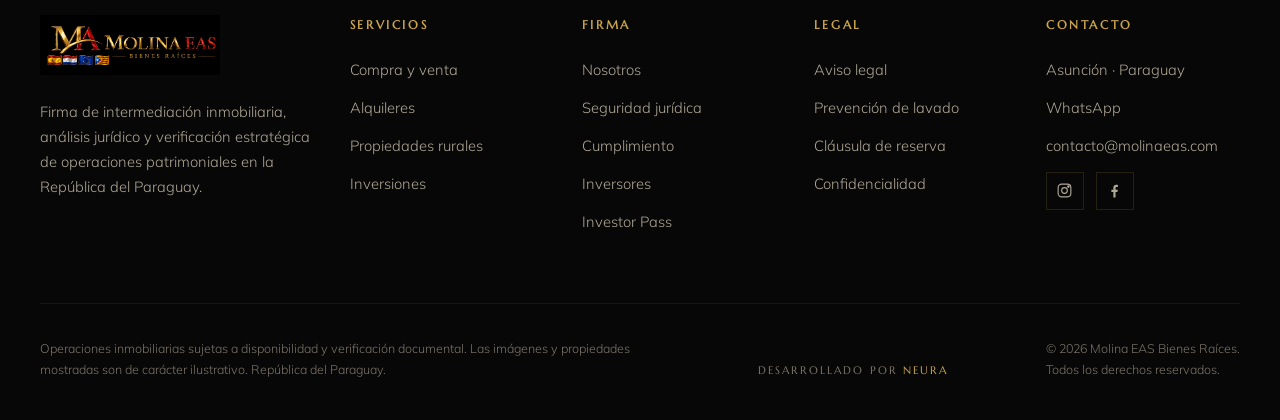
<file: seguridad.html>
<!DOCTYPE html>
<html lang="es">
<head>
<meta charset="UTF-8" />
<meta name="viewport" content="width=device-width, initial-scale=1.0" />
<title>Seguridad Jurídica · Molina EAS · Bienes Raíces</title>
<link rel="preconnect" href="https://fonts.googleapis.com" />
<link rel="preconnect" href="https://fonts.gstatic.com" crossorigin />
<link href="https://fonts.googleapis.com/css2?family=Cormorant+Garamond:ital,wght@0,400;0,500;0,600;1,400;1,500&family=Marcellus&family=Mulish:wght@300;400;500;600;700&display=swap" rel="stylesheet" />
<link rel="icon" type="image/png" href="assets/logo.png" />
<link rel="apple-touch-icon" href="assets/logo.png" />
<link rel="stylesheet" href="styles.css" />
</head>
<body class="page-catalog">

<!-- ===================== NAV ===================== -->
<nav class="nav scrolled" id="nav">
  <a class="nav-logo" href="index.html"><img src="assets/logocompleto.png" alt="Molina EAS" /><span class="nl-text"><span class="nl-name">MOLINA EAS</span><span class="nl-sub">BIENES RAÍCES</span></span></a>
  <div class="nav-links">
    <a href="nosotros.html">Nosotros</a>
    <a href="index.html#servicios">Servicios</a>
    <a href="propiedades.html">Propiedades</a>
    <a href="seguridad.html" class="active">Seguridad Jurídica</a>
    <a href="inversores.html">Inversores</a>
    <a href="investor-pass.html">Investor Pass</a>
    <a href="index.html#contacto">Contacto</a>
  </div>
  
  <button class="nav-burger" id="burger" aria-label="Menú"><span></span><span></span><span></span></button>
</nav>

<div class="mobile-menu" id="mobileMenu">
  <a href="nosotros.html">Nosotros</a>
  <a href="index.html#servicios">Servicios</a>
  <a href="propiedades.html">Propiedades</a>
  <a href="seguridad.html">Seguridad Jurídica</a>
  <a href="inversores.html">Inversores</a>
  <a href="investor-pass.html">Investor Pass</a>
  <a href="index.html#contacto">Contacto</a>
</div>

<!-- ===================== PAGE HERO ===================== -->
<header class="catalog-page-hero">
  <div class="wrap">
    <a class="back-link reveal" href="index.html"><span class="arr-back">←</span> Volver al inicio</a>
    <div class="section-head center reveal d1">
      <span class="eyebrow centered">Seguridad jurídica</span>
      <h1 class="section-title catalog-title">Protección jurídica y <span class="gold-text">análisis preventivo</span></h1>
      <p class="section-lead">Cada operación se conduce con un proceso riguroso de verificación documental, registral y catastral, anticipando riesgos y resguardando el patrimonio del cliente.</p>
    </div>
  </div>
</header>

<!-- ===================== SEGURIDAD JURÍDICA (contenido) ===================== -->
<section class="section legal legal-page" id="seguridad">
  <div class="wrap">
    <div class="legal-layout">
      <div>
        <div class="legal-list">
          <div class="legal-item reveal"><span class="li-num">I</span><div class="li-body"><h4>Análisis documental</h4><p>Revisión exhaustiva de la documentación que respalda cada operación.</p></div></div>
          <div class="legal-item reveal d1"><span class="li-num">II</span><div class="li-body"><h4>Verificación registral</h4><p>Confirmación de inscripciones y gravámenes ante los registros públicos.</p></div></div>
          <div class="legal-item reveal d1"><span class="li-num">III</span><div class="li-body"><h4>Revisión de antecedentes</h4><p>Trazabilidad histórica de la propiedad y de las partes intervinientes.</p></div></div>
          <div class="legal-item reveal d2"><span class="li-num">IV</span><div class="li-body"><h4>Control de titularidad</h4><p>Validación de la legítima propiedad y capacidad de disposición.</p></div></div>
          <div class="legal-item reveal d2"><span class="li-num">V</span><div class="li-body"><h4>Verificación catastral</h4><p>Cotejo de linderos, superficies y datos catastrales oficiales.</p></div></div>
          <div class="legal-item reveal d3"><span class="li-num">VI</span><div class="li-body"><h4>Análisis preventivo de riesgos</h4><p>Identificación temprana de contingencias jurídicas y patrimoniales.</p></div></div>
          <div class="legal-item reveal d3"><span class="li-num">VII</span><div class="li-body"><h4>Control de inconsistencias documentales</h4><p>Detección de discrepancias entre documentos, registros y antecedentes que puedan comprometer la operación.</p></div></div>
          <div class="legal-item reveal d3"><span class="li-num">VIII</span><div class="li-body"><h4>Evaluación jurídica patrimonial</h4><p>Dictamen integral sobre la seguridad de la inversión.</p></div></div>
        </div>
      </div>
      <div class="legal-visual reveal d2">
        <div class="seal">Due<br/>Diligence</div>
        <img class="legal-img" src="assets/juridico.png" alt="Análisis jurídico Molina EAS" />
        <blockquote>Cada operación nace de un proceso riguroso de verificación.<span class="by">— Estándar Molina EAS</span></blockquote>
      </div>
    </div>
  </div>
</section>

<!-- ===================== FOOTER ===================== -->
<footer class="footer" data-screen-label="Footer">
  <div class="wrap">
    <div class="footer-top">
      <div class="footer-brand">
        <img src="assets/logo-horizontal.png" alt="Molina EAS · Bienes Raíces" />
        <p>Firma de intermediación inmobiliaria, análisis jurídico y verificación estratégica de operaciones patrimoniales en la República del Paraguay.</p>
      </div>
      <div class="footer-col">
        <h5>Servicios</h5>
        <a href="index.html#servicios">Compra y venta</a>
        <a href="index.html#servicios">Alquileres</a>
        <a href="index.html#servicios">Propiedades rurales</a>
        <a href="index.html#servicios">Inversiones</a>
      </div>
      <div class="footer-col">
        <h5>Firma</h5>
        <a href="nosotros.html">Nosotros</a>
        <a href="seguridad.html">Seguridad jurídica</a>
        <a href="legal.html">Cumplimiento</a>
        <a href="inversores.html">Inversores</a>
        <a href="investor-pass.html">Investor Pass</a>
      </div>
      <div class="footer-col">
        <h5>Legal</h5>
        <a href="legal.html#aviso-legal">Aviso legal</a>
        <a href="legal.html#prevencion-lavado">Prevención de lavado</a>
        <a href="legal.html#clausula-reserva">Cláusula de reserva</a>
        <a href="legal.html#confidencialidad">Confidencialidad</a>
      </div>

      <div class="footer-col">
        <h5>Contacto</h5>
        <p>Asunción · Paraguay</p>
        <a href="index.html#contacto">WhatsApp</a>
        <a href="index.html#contacto">contacto@molinaeas.com</a>
        <div class="footer-social">
          <a href="https://instagram.com/" target="_blank" rel="noopener" aria-label="Instagram"><svg viewBox="0 0 24 24" fill="none" stroke="currentColor" stroke-width="1.6"><rect x="3" y="3" width="18" height="18" rx="5"/><circle cx="12" cy="12" r="4"/><circle cx="17.5" cy="6.5" r="1" fill="currentColor"/></svg></a>
          <a href="https://facebook.com/" target="_blank" rel="noopener" aria-label="Facebook"><svg viewBox="0 0 24 24" fill="currentColor"><path d="M13.5 22v-8h2.7l.4-3.2h-3.1V8.7c0-.9.3-1.6 1.6-1.6h1.7V4.2C16.4 4.1 15.4 4 14.4 4c-2.4 0-4 1.4-4 4.1v2.7H7.6V14h2.8v8h3.1z"/></svg></a>
        </div>
      </div>
    </div>
    <div class="footer-legal">
      <p class="fl-disc">Operaciones inmobiliarias sujetas a disponibilidad y verificación documental. Las imágenes y propiedades mostradas son de carácter ilustrativo. República del Paraguay.</p>
      <p class="fl-credit">Desarrollado por <a href="https://neura.com.py" target="_blank" rel="noopener">Neura</a></p>
      <p>© <span id="year"></span> Molina EAS Bienes Raíces.<br/>Todos los derechos reservados.</p>
    </div>
  </div>
</footer>

<a id="waFloat" class="wa-float" href="https://wa.me/595981234567" target="_blank" rel="noopener" aria-label="WhatsApp"><svg viewBox="0 0 24 24" fill="currentColor"><path d="M19.05 4.91A9.82 9.82 0 0 0 12.04 2c-5.46 0-9.91 4.45-9.91 9.91 0 1.75.46 3.45 1.32 4.95L2.05 22l5.25-1.38c1.45.79 3.08 1.21 4.74 1.21 5.46 0 9.91-4.45 9.91-9.91 0-2.65-1.03-5.14-2.9-7.01zM12.04 20.15c-1.48 0-2.93-.4-4.2-1.15l-.3-.18-3.12.82.83-3.04-.2-.31a8.26 8.26 0 0 1-1.26-4.38c0-4.54 3.7-8.24 8.24-8.24 2.2 0 4.27.86 5.82 2.42a8.18 8.18 0 0 1 2.41 5.83c.02 4.54-3.68 8.23-8.22 8.23zm4.52-6.16c-.25-.12-1.47-.72-1.69-.81-.23-.08-.39-.12-.56.12-.17.25-.64.81-.78.97-.14.17-.29.19-.54.06-.25-.12-1.05-.39-1.99-1.23-.74-.66-1.23-1.47-1.38-1.72-.14-.25-.02-.38.11-.51.11-.11.25-.29.37-.43.12-.14.17-.25.25-.41.08-.17.04-.31-.02-.43-.06-.12-.56-1.34-.76-1.84-.2-.48-.41-.42-.56-.43h-.48c-.17 0-.43.06-.66.31-.22.25-.86.85-.86 2.07 0 1.22.89 2.4 1.01 2.56.12.17 1.75 2.67 4.23 3.74.59.26 1.05.41 1.41.52.59.19 1.13.16 1.56.1.48-.07 1.47-.6 1.67-1.18.21-.58.21-1.07.14-1.18-.07-.11-.22-.16-.47-.28z"/></svg></a>
<button id="scrollTop" class="scroll-top" aria-label="Volver arriba"><svg viewBox="0 0 24 24" fill="none" stroke="currentColor" stroke-width="1.6" stroke-linecap="round" stroke-linejoin="round"><path d="M12 19V5"/><path d="M5 12l7-7 7 7"/></svg></button>

<script src="script.js?v=4"></script>
</body>
</html>
</file>
<file: styles.css>
/* ============================================================
   MOLINA EAS · BIENES RAÍCES
   Premium real estate landing — black / metallic gold / deep red
   ============================================================ */

:root {
  /* Surfaces */
  --black:        #070707;
  --ink:          #0b0b0c;
  --graphite:     #0f0f11;
  --graphite-2:   #141417;
  --line:         rgba(201, 164, 73, 0.16);
  --line-soft:    rgba(255, 255, 255, 0.06);

  /* Gold */
  --gold:         #c9a449;
  --gold-bright:  #e9d391;
  --gold-deep:    #9c7a2c;
  --gold-grad:    linear-gradient(150deg, #f6ecbf 0%, #e3c068 26%, #b88a2b 52%, #e9cf86 74%, #c69a35 100%);
  --gold-line:    linear-gradient(90deg, rgba(201,164,73,0) 0%, rgba(201,164,73,0.85) 50%, rgba(201,164,73,0) 100%);

  /* Red */
  --red:          #b3162a;
  --red-bright:   #d22338;

  /* Text */
  --white:        #f4f0e7;
  --muted:        #b0a896;
  --muted-2:      #7c756a;

  /* Type */
  --serif: "Cormorant Garamond", "Times New Roman", serif;
  --label: "Marcellus", "Cormorant Garamond", serif;
  --sans:  "Mulish", system-ui, -apple-system, sans-serif;

  --maxw: 1280px;
  --ease: cubic-bezier(0.22, 0.61, 0.36, 1);
}

* { margin: 0; padding: 0; box-sizing: border-box; }

html { scroll-behavior: smooth; }

body {
  background: var(--black);
  color: var(--white);
  font-family: var(--sans);
  font-weight: 350;
  line-height: 1.7;
  -webkit-font-smoothing: antialiased;
  overflow-x: hidden;
}

img { display: block; max-width: 100%; }

::selection { background: rgba(201,164,73,0.3); color: #fff; }

/* ---------- Reusable ---------- */
.wrap { max-width: var(--maxw); margin: 0 auto; padding: 0 40px; }

.eyebrow {
  font-family: var(--label);
  font-size: 0.78rem;
  letter-spacing: 0.42em;
  text-transform: uppercase;
  color: var(--gold);
  display: inline-flex;
  align-items: center;
  gap: 18px;
  margin-bottom: 26px;
}
.eyebrow::before {
  content: "";
  width: 34px;
  height: 1px;
  background: var(--gold-line);
  opacity: 0.9;
}
.eyebrow.centered { justify-content: center; }
.eyebrow.centered::after {
  content: "";
  width: 34px;
  height: 1px;
  background: var(--gold-line);
}

h1, h2, h3, h4 { font-family: var(--serif); font-weight: 500; line-height: 1.06; letter-spacing: 0.01em; }

.gold-text {
  background: var(--gold-grad);
  -webkit-background-clip: text;
  background-clip: text;
  -webkit-text-fill-color: transparent;
  color: transparent;
}
.red-text { color: var(--red-bright); }

.section { padding: 50px 0; position: relative; }
.section-head { max-width: 720px; margin-bottom: 64px; }
.section-head.center { margin-left: auto; margin-right: auto; text-align: center; }
.section-title { font-size: clamp(2.4rem, 4.4vw, 4rem); color: var(--white); }
.section-lead {
  font-family: var(--sans);
  font-size: 1.12rem;
  color: var(--muted);
  margin-top: 24px;
  line-height: 1.8;
  font-weight: 300;
}

.hr-gold { height: 1px; background: var(--gold-line); border: 0; }

/* ---------- Buttons ---------- */
.btn {
  position: relative;
  display: inline-flex;
  align-items: center;
  gap: 12px;
  font-family: var(--label);
  font-size: 0.8rem;
  letter-spacing: 0.2em;
  text-transform: uppercase;
  padding: 17px 34px;
  cursor: pointer;
  text-decoration: none;
  border: 1px solid var(--gold);
  color: var(--black);
  background: var(--gold-grad);
  transition: transform 0.5s var(--ease), box-shadow 0.5s var(--ease);
  overflow: hidden;
  white-space: nowrap;
}
.btn .arr { transition: transform 0.45s var(--ease); }
.btn:hover { transform: translateY(-2px); box-shadow: 0 14px 38px -12px rgba(201,164,73,0.55); }
.btn:hover .arr { transform: translateX(5px); }
/* gold shimmer sweep */
.btn::after {
  content: "";
  position: absolute;
  top: 0; left: -120%;
  width: 60%; height: 100%;
  background: linear-gradient(100deg, transparent, rgba(255,255,255,0.6), transparent);
  transform: skewX(-20deg);
  transition: left 0.7s var(--ease);
}
.btn:hover::after { left: 130%; }

.btn.ghost {
  background: transparent;
  color: var(--gold-bright);
  border: 1px solid rgba(201,164,73,0.45);
}
.btn.ghost::after { background: linear-gradient(100deg, transparent, rgba(201,164,73,0.18), transparent); }
.btn.ghost:hover { border-color: var(--gold); box-shadow: 0 14px 38px -16px rgba(201,164,73,0.4); }

.btn.wa { background: linear-gradient(150deg,#1faa54,#0e7a3a); border-color:#1faa54; color:#fff; }
.btn.wa:hover { box-shadow: 0 14px 38px -12px rgba(31,170,84,0.5); }

/* ============================================================
   NAVBAR
   ============================================================ */
.nav {
  position: fixed;
  top: 0; left: 0; right: 0;
  z-index: 100;
  display: flex;
  align-items: center;
  justify-content: space-between;
  padding: 22px 40px;
  transition: padding 0.5s var(--ease), background 0.5s var(--ease), border-color 0.5s var(--ease);
  border-bottom: 1px solid transparent;
}
.nav.scrolled {
  padding: 14px 40px;
  background: rgba(7,7,7,0.82);
  backdrop-filter: blur(14px);
  border-bottom: 1px solid var(--line);
}
.nav-logo { display: flex; align-items: center; gap: 14px; text-decoration: none; flex-shrink: 0; }
.nav-logo img { height: 56px; width: auto; transition: height 0.5s var(--ease); display: block; }
.nav.scrolled .nav-logo img { height: 46px; }
.nav-logo .nl-text { display: flex; flex-direction: column; line-height: 1; white-space: nowrap; }
.nav-logo .nl-name { font-family: var(--serif); font-size: 1.25rem; letter-spacing: 0.16em; color: var(--white); white-space: nowrap; }
.nav-logo .nl-sub { font-family: var(--label); font-size: 0.55rem; letter-spacing: 0.42em; color: var(--gold); margin-top: 5px; }

.nav-links { display: flex; align-items: center; gap: 28px; margin-left: auto; margin-right: auto; }
.nav-links a {
  font-family: var(--sans);
  font-size: 0.7rem;
  letter-spacing: 0.08em;
  white-space: nowrap;
  text-transform: uppercase;
  color: var(--muted);
  text-decoration: none;
  position: relative;
  font-weight: 400;
  transition: color 0.3s var(--ease);
}
.nav-links a::after {
  content: ""; position: absolute; left: 0; bottom: -7px;
  width: 0; height: 1px; background: var(--gold); transition: width 0.4s var(--ease);
}
.nav-links a:hover { color: var(--white); }
.nav-links a:hover::after { width: 100%; }
.nav-cta { display: inline-flex; font-size: 0.65rem; letter-spacing: 0.18em; padding: 10px 18px; gap: 8px; }
.nav-cta .arr { font-size: 0.85rem; }

.nav-burger { display: none; flex-direction: column; gap: 5px; background: none; border: 0; cursor: pointer; padding: 8px; }
.nav-burger span { width: 26px; height: 1.5px; background: var(--gold); transition: transform 0.4s var(--ease), opacity 0.3s; }
.nav-burger.open span:nth-child(1) { transform: translateY(6.5px) rotate(45deg); }
.nav-burger.open span:nth-child(2) { opacity: 0; }
.nav-burger.open span:nth-child(3) { transform: translateY(-6.5px) rotate(-45deg); }

.mobile-menu {
  position: fixed; inset: 0; z-index: 99;
  background: rgba(7,7,7,0.97);
  backdrop-filter: blur(16px);
  display: flex; flex-direction: column; align-items: center; justify-content: center;
  gap: 30px;
  opacity: 0; pointer-events: none;
  transition: opacity 0.5s var(--ease);
}
.mobile-menu.open { opacity: 1; pointer-events: auto; }
.mobile-menu a { font-family: var(--serif); font-size: 2rem; color: var(--white); text-decoration: none; }
.mobile-menu a:hover { color: var(--gold-bright); }

/* ============================================================
   HERO
   ============================================================ */
.hero {
  position: relative;
  min-height: 100vh;
  display: flex;
  align-items: center;
  padding: 150px 0 90px;
  overflow: hidden;
}
.hero-bg { position: absolute; inset: 0; z-index: 0; }
.hero-bg .ph-img {
  position: absolute; inset: 0;
  background:
    linear-gradient(115deg, rgba(7,7,7,0.97) 0%, rgba(7,7,7,0.6) 45%, rgba(7,7,7,0.85) 100%),
    repeating-linear-gradient(125deg, #18181b 0px, #18181b 2px, #101013 2px, #101013 22px);
}
.hero-bg::after {
  /* radial gold glow */
  content: "";
  position: absolute;
  width: 60vw; height: 60vw;
  right: -10vw; top: 50%; transform: translateY(-50%);
  background: radial-gradient(circle, rgba(201,164,73,0.13) 0%, rgba(201,164,73,0) 65%);
  pointer-events: none;
}
.hero-grain { position:absolute; inset:0; opacity:0.035; mix-blend-mode: overlay;
  background-image: url("data:image/svg+xml,%3Csvg xmlns='http://www.w3.org/2000/svg' width='160' height='160'%3E%3Cfilter id='n'%3E%3CfeTurbulence type='fractalNoise' baseFrequency='0.85' numOctaves='3'/%3E%3C/filter%3E%3Crect width='100%25' height='100%25' filter='url(%23n)'/%3E%3C/svg%3E"); }

.hero-inner { position: relative; z-index: 2; width: 100%; }
/* Layout hero: texto + logo en fila */
.hero-row {
  display: flex;
  align-items: center;
  justify-content: space-between;
  gap: 60px;
  width: 100%;
}
.hero-text { flex: 1 1 auto; min-width: 0; }

/* Botones flotantes (volver arriba + WhatsApp) */
.scroll-top {
  position: fixed;
  right: 28px;
  bottom: 92px; /* encima del botón de WhatsApp */
  width: 50px;
  height: 50px;
  display: flex; align-items: center; justify-content: center;
  background: rgba(7, 7, 7, 0.78);
  border: 1px solid var(--line);
  color: var(--gold-bright);
  cursor: pointer;
  z-index: 90;
  opacity: 0;
  pointer-events: none;
  transform: translateY(14px);
  transition: opacity 0.4s var(--ease), transform 0.4s var(--ease), background 0.3s var(--ease), border-color 0.3s var(--ease), color 0.3s var(--ease);
  backdrop-filter: blur(6px);
  -webkit-backdrop-filter: blur(6px);
}
.scroll-top.show {
  opacity: 1;
  pointer-events: auto;
  transform: translateY(0);
}
.scroll-top:hover {
  background: var(--gold-grad);
  border-color: transparent;
  color: var(--black);
  transform: translateY(-3px);
}
.scroll-top svg { width: 20px; height: 20px; }

.wa-float {
  position: fixed;
  right: 28px;
  bottom: 28px;
  width: 56px;
  height: 56px;
  display: flex; align-items: center; justify-content: center;
  background: var(--gold-grad);
  color: var(--black);
  border: 1px solid rgba(201, 164, 73, 0.55);
  border-radius: 50%;
  text-decoration: none;
  z-index: 91;
  box-shadow: 0 10px 28px -10px rgba(201, 164, 73, 0.55), 0 6px 16px rgba(0, 0, 0, 0.45);
  transition: transform 0.3s var(--ease), box-shadow 0.3s var(--ease), filter 0.3s var(--ease);
}
.wa-float:hover {
  transform: translateY(-3px) scale(1.04);
  filter: brightness(1.08);
  box-shadow: 0 14px 32px -8px rgba(233, 211, 145, 0.6), 0 8px 18px rgba(0, 0, 0, 0.5);
}
.wa-float svg { width: 28px; height: 28px; }

@media (max-width: 720px) {
  .scroll-top { right: 18px; bottom: 80px; width: 44px; height: 44px; }
  .wa-float { right: 18px; bottom: 18px; width: 50px; height: 50px; }
  .wa-float svg { width: 24px; height: 24px; }
}

/* Marquee strip debajo del hero */
.marquee {
  position: relative;
  overflow: hidden;
  background:
    linear-gradient(180deg, rgba(11,11,13,0.95), rgba(7,7,7,0.95)),
    repeating-linear-gradient(135deg, rgba(201,164,73,0.04) 0px, rgba(201,164,73,0.04) 2px, transparent 2px, transparent 20px);
  border-top: 1px solid var(--line);
  border-bottom: 1px solid var(--line);
  padding: 22px 0;
}
.marquee::before,
.marquee::after {
  content: "";
  position: absolute; top: 0; bottom: 0; width: 120px;
  z-index: 2;
  pointer-events: none;
}
.marquee::before { left: 0;  background: linear-gradient(90deg, var(--black), transparent); }
.marquee::after  { right: 0; background: linear-gradient(-90deg, var(--black), transparent); }
.marquee-track {
  display: inline-flex;
  align-items: center;
  gap: 36px;
  white-space: nowrap;
  width: max-content;
  animation: marquee-scroll 45s linear infinite;
}
.marquee:hover .marquee-track { animation-play-state: paused; }
.m-item {
  font-family: var(--label);
  font-size: 0.9rem;
  letter-spacing: 0.34em;
  text-transform: uppercase;
  color: var(--muted);
  transition: color 0.3s var(--ease);
}
.marquee:hover .m-item { color: var(--white); }
.m-sep {
  color: var(--gold);
  font-size: 0.7rem;
  opacity: 0.7;
}
@keyframes marquee-scroll {
  from { transform: translateX(0); }
  to   { transform: translateX(-50%); }
}
@media (prefers-reduced-motion: reduce) {
  .marquee-track { animation: none; }
}

/* Logo del hero: capa base + raya dorada animada */
.hero-logo {
  --swoosh-delay: 0s;
  --swoosh-duration: 4.2s;

  position: relative;
  display: block;
  flex: 0 0 auto;
  width: clamp(320px, 38vw, 560px);
  margin: 0;
  filter: drop-shadow(0 8px 40px rgba(0, 0, 0, 0.6));
  opacity: 0;
  animation: hero-logo-fade 1s var(--ease) 0.3s forwards;
}
.hero-logo__base {
  width: 100%;
  height: auto;
  display: block;
  opacity: 1;
  transform: none;
}
.hero-logo__swoosh-wrap {
  position: absolute;
  inset: 0;
  overflow: hidden;
  clip-path: inset(0 100% 0 0);
  -webkit-clip-path: inset(0 100% 0 0);
  animation: swooshReveal var(--swoosh-duration) cubic-bezier(0.22, 1, 0.36, 1) var(--swoosh-delay) forwards;
}
.hero-logo__swoosh {
  width: 100%;
  height: 100%;
  object-fit: contain;
  display: block;
  opacity: 1;
  transform: none;
  filter: drop-shadow(0 0 10px rgba(255, 205, 90, 0.28));
}
/* Estrellita final con carácter ✦, sincronizada por porcentaje (mismo timing que la raya) */
.hero-logo__sparkle {
  position: absolute;

  /* Ajustar SOLO estos dos valores para ubicarla en la punta final de la raya */
  left: 81%;
  top: 50%;

  z-index: 6;
  pointer-events: none;

  font-size: clamp(14px, 3.2vw, 22px);
  line-height: 1;
  font-family: Georgia, "Times New Roman", serif;
  color: #fff4c7;

  opacity: 0;
  transform: translate(-50%, -50%) scale(0.35);

  text-shadow:
    0 0 5px rgba(255, 255, 255, 0.95),
    0 0 10px rgba(255, 205, 90, 0.8),
    0 0 18px rgba(255, 186, 60, 0.45);

  animation: sparkleSync var(--swoosh-duration) linear var(--swoosh-delay) forwards;
}
@keyframes hero-logo-fade {
  from { opacity: 0; transform: translateY(6px); }
  to   { opacity: 1; transform: translateY(0); }
}
@keyframes swooshReveal {
  from { clip-path: inset(0 100% 0 0); -webkit-clip-path: inset(0 100% 0 0); }
  to   { clip-path: inset(0 0 0 0);    -webkit-clip-path: inset(0 0 0 0); }
}
@keyframes sparkleSync {
  0%, 46% { opacity: 0;    transform: translate(-50%, -50%) scale(0.35); }
  54%     { opacity: 1;    transform: translate(-50%, -50%) scale(1); }
  66%     { opacity: 0.85; transform: translate(-50%, -50%) scale(0.82); }
  78%     { opacity: 0;    transform: translate(-50%, -50%) scale(1.15); }
  100%    { opacity: 0;    transform: translate(-50%, -50%) scale(1.15); }
}
@media (prefers-reduced-motion: reduce) {
  .hero-logo,
  .hero-logo__swoosh-wrap,
  .hero-logo__swoosh { animation: none; opacity: 1; clip-path: none; -webkit-clip-path: none; filter: none; }
  .hero-logo__sparkle { animation: none; opacity: 0; }
}
.hero h1 {
  font-size: clamp(1.9rem, 3.4vw, 3.2rem);
  font-weight: 500;
  line-height: 1.1;
  margin-bottom: 22px;
}
.hero h1 .line2 { display:block; }

/* Reflejo recortado dentro de las letras de "con seguridad" */
.shine-letters {
  position: relative;
  display: inline-block;
  color: inherit;
  white-space: nowrap;
}

.shine-letters::after {
  content: attr(data-text);
  position: absolute;
  inset: 0;
  pointer-events: none;

  color: transparent;
  background-image: linear-gradient(
    110deg,
    transparent 0%,
    transparent 30%,
    rgba(255, 210, 95, 0.18) 38%,
    rgba(255, 255, 255, 0.85) 46%,
    rgba(255, 225, 135, 1) 50%,
    rgba(255, 255, 255, 0.95) 54%,
    rgba(255, 190, 70, 0.35) 62%,
    transparent 72%,
    transparent 100%
  );

  background-size: 220% 100%;
  background-position: 140% 0;

  -webkit-background-clip: text;
  background-clip: text;
  -webkit-text-fill-color: transparent;

  opacity: 0;
  animation: shineOnlyLetters 10s ease-in-out infinite;
}

@keyframes shineOnlyLetters {
  0% {
    background-position: 140% 0;
    opacity: 0;
  }
  18% {
    opacity: 0;
  }
  28% {
    opacity: 1;
  }
  58% {
    background-position: -60% 0;
    opacity: 1;
  }
  72% {
    opacity: 0;
  }
  100% {
    background-position: -60% 0;
    opacity: 0;
  }
}

@media (prefers-reduced-motion: reduce) {
  .shine-letters::after {
    animation: none;
    opacity: 0;
  }
}
.hero-sub {
  font-family: var(--serif);
  font-size: clamp(1.3rem, 2.3vw, 1.85rem);
  color: var(--gold-bright);
  font-weight: 400;
  font-style: italic;
  max-width: 720px;
  margin-bottom: 22px;
}
.hero-support {
  font-family: var(--sans);
  font-size: 1.05rem;
  color: var(--muted);
  max-width: 560px;
  font-weight: 300;
  line-height: 1.8;
  margin-bottom: 42px;
}
.hero-actions { display: flex; gap: 18px; flex-wrap: wrap; margin-bottom: 70px; }

.hero-pills { display: flex; flex-wrap: wrap; gap: 14px; }
.hero-pill {
  display: inline-flex; align-items: center; gap: 11px;
  border: 1px solid var(--line);
  background: rgba(255,255,255,0.015);
  padding: 11px 20px;
  font-family: var(--label);
  font-size: 0.74rem;
  letter-spacing: 0.16em;
  text-transform: uppercase;
  color: var(--muted);
  transition: border-color 0.4s var(--ease), color 0.4s var(--ease), background 0.4s var(--ease);
}
.hero-pill .dot { width: 6px; height: 6px; background: var(--gold); border-radius: 50%; box-shadow: 0 0 10px var(--gold); }
.hero-pill:hover { border-color: rgba(201,164,73,0.5); color: var(--white); background: rgba(201,164,73,0.04); }

/* ---------- Catálogo completo (página propiedades.html) ---------- */
.page-catalog { background: var(--black); }
.catalog-page-hero {
  position: relative;
  padding: 140px 0 10px;
  background:
    radial-gradient(60% 50% at 50% 0%, rgba(201,164,73,0.09) 0%, transparent 65%),
    var(--black);
}
.back-link {
  display: inline-flex; align-items: center; gap: 10px;
  font-family: var(--label); font-size: 0.72rem; letter-spacing: 0.22em;
  text-transform: uppercase; color: var(--muted);
  text-decoration: none;
  margin-bottom: 40px;
  transition: color 0.3s var(--ease), transform 0.3s var(--ease);
}
.back-link .arr-back { color: var(--gold); transition: transform 0.3s var(--ease); }
.back-link:hover { color: var(--gold-bright); }
.back-link:hover .arr-back { transform: translateX(-4px); }

.section.catalog-full { padding: 20px 0 130px; }
.section.legal-page { padding: 40px 0 130px; }
.section.invest-page { padding: 40px 0 130px; }
.invest-list {
  list-style: none;
  margin: 22px 0 28px;
  padding: 0;
  display: grid;
  grid-template-columns: 1fr 1fr;
  gap: 10px 24px;
}
.invest-list li {
  position: relative;
  padding: 8px 0 8px 22px;
  font-family: var(--sans);
  font-size: 0.94rem;
  color: var(--muted);
  font-weight: 300;
}
.invest-list li::before {
  content: "";
  position: absolute;
  left: 0; top: 18px;
  width: 12px; height: 1px;
  background: var(--gold);
}
@media (max-width: 720px) { .invest-list { grid-template-columns: 1fr; } }
.section.serv-page { padding: 40px 0 130px; }
.section.nosotros-page { padding: 40px 0 130px; }
.section.legal-doc { padding: 40px 0 130px; }

/* Bloques de texto legal */
.legal-block {
  position: relative;
  max-width: 880px;
  margin: 0 auto 56px;
  padding: 40px 44px 40px 80px;
  border: 1px solid var(--line-soft);
  background: linear-gradient(160deg, rgba(20,20,23,0.6), rgba(11,11,13,0.6));
  scroll-margin-top: 120px;
}
.legal-block-num {
  position: absolute;
  top: 32px;
  left: 36px;
  font-family: var(--serif);
  font-size: 1.5rem;
  color: var(--gold);
  letter-spacing: 0.1em;
  font-style: italic;
}
.legal-block-title {
  font-family: var(--serif);
  font-size: clamp(1.5rem, 2.4vw, 1.95rem);
  font-weight: 500;
  color: var(--white);
  margin-bottom: 18px;
  line-height: 1.3;
}
.legal-subtitle {
  font-family: var(--label);
  font-size: 0.7rem;
  letter-spacing: 0.22em;
  text-transform: uppercase;
  color: var(--gold);
  margin-bottom: 22px !important;
}
.legal-block p {
  font-family: var(--sans);
  font-size: 0.96rem;
  line-height: 1.85;
  color: var(--muted);
  font-weight: 300;
  margin-bottom: 16px;
}
.legal-block p:last-child { margin-bottom: 0; }
.legal-list-ul {
  list-style: none;
  margin: 6px 0 18px;
  padding: 0;
}
.legal-list-ul li {
  position: relative;
  padding: 6px 0 6px 24px;
  font-family: var(--sans);
  font-size: 0.96rem;
  line-height: 1.7;
  color: var(--muted);
  font-weight: 300;
}
.legal-list-ul li::before {
  content: "";
  position: absolute;
  left: 0; top: 16px;
  width: 12px; height: 1px;
  background: var(--gold);
}
@media (max-width: 720px) {
  .legal-block { padding: 32px 24px 32px 24px; }
  .legal-block-num { position: static; display: block; margin-bottom: 8px; }
}

/* Controles del catálogo: búsqueda + filtros + operación */
.catalog-controls {
  display: grid;
  grid-template-columns: minmax(260px, 1.2fr) auto auto;
  gap: 22px;
  align-items: center;
  padding: 22px;
  border: 1px solid var(--line);
  background: linear-gradient(180deg, rgba(20,20,23,0.7), rgba(11,11,13,0.7));
  backdrop-filter: blur(6px);
  -webkit-backdrop-filter: blur(6px);
  margin-bottom: 22px;
}
.catalog-search {
  position: relative;
  display: flex; align-items: center;
  border: 1px solid var(--line-soft);
  background: rgba(7,7,7,0.6);
  padding: 0 14px;
}
.catalog-search svg { width: 16px; height: 16px; color: var(--gold); flex-shrink: 0; }
.catalog-search input {
  flex: 1;
  background: transparent;
  border: 0; outline: none;
  color: var(--white);
  font-family: var(--sans);
  font-size: 0.88rem;
  padding: 13px 12px;
  letter-spacing: 0.02em;
}
.catalog-search input::placeholder { color: var(--muted-2); }
.catalog-search:focus-within { border-color: rgba(201,164,73,0.5); }

.catalog-filters { display: flex; gap: 8px; flex-wrap: wrap; }
.cat-filter {
  font-family: var(--label);
  font-size: 0.66rem;
  letter-spacing: 0.2em;
  text-transform: uppercase;
  color: var(--muted);
  background: transparent;
  border: 1px solid var(--line);
  padding: 10px 16px;
  cursor: pointer;
  transition: color 0.3s var(--ease), border-color 0.3s var(--ease), background 0.3s var(--ease);
}
.cat-filter:hover { color: var(--gold-bright); border-color: rgba(201,164,73,0.5); }
.cat-filter.active {
  color: var(--black);
  background: var(--gold-grad);
  border-color: transparent;
}

.catalog-op {
  font-family: var(--label);
  font-size: 0.7rem;
  letter-spacing: 0.18em;
  text-transform: uppercase;
  color: var(--gold-bright);
  background: rgba(7,7,7,0.6);
  border: 1px solid var(--line);
  padding: 12px 36px 12px 16px;
  cursor: pointer;
  appearance: none;
  -webkit-appearance: none;
  background-image: url("data:image/svg+xml,%3Csvg xmlns='http://www.w3.org/2000/svg' viewBox='0 0 24 24' fill='none' stroke='%23c9a449' stroke-width='1.4'%3E%3Cpath d='M6 9l6 6 6-6'/%3E%3C/svg%3E");
  background-repeat: no-repeat;
  background-position: right 12px center;
  background-size: 14px;
  transition: border-color 0.3s var(--ease);
}
.catalog-op:hover, .catalog-op:focus { border-color: rgba(201,164,73,0.5); outline: none; }
.catalog-op option { background: var(--ink); color: var(--white); }

.catalog-count {
  font-family: var(--label);
  font-size: 0.7rem;
  letter-spacing: 0.22em;
  text-transform: uppercase;
  color: var(--muted-2);
  margin: 0 0 28px;
}
.catalog-empty {
  text-align: center;
  padding: 60px 20px;
  color: var(--muted);
  font-style: italic;
  border: 1px dashed var(--line);
}

@media (max-width: 980px) {
  .catalog-controls { grid-template-columns: 1fr; }
}
.catalog-grid { display: grid; grid-template-columns: repeat(3, 1fr); gap: 36px; }
.catalog-grid .prop-card { width: auto !important; margin: 0 !important; }
@media (max-width: 980px) { .catalog-grid { grid-template-columns: repeat(2, 1fr); } }
@media (max-width: 640px) { .catalog-grid { grid-template-columns: 1fr; gap: 24px; } }

.nav-links a.active { color: var(--gold-bright); }
.nav-links a.active::after { width: 100%; }

/* ---------- Catálogo (section) ---------- */
.section.catalog {
  position: relative;
  padding-top: 60px;
  background:
    radial-gradient(60% 50% at 50% 0%, rgba(201,164,73,0.07) 0%, transparent 65%),
    var(--black);
}
.catalog-title {
  font-size: clamp(2rem, 4vw, 3.2rem);
  line-height: 1.25;
  margin-top: 6px;
  padding-bottom: 4px;
}

/* Gold gradient text with a sweeping shine */
.gold-shine {
  position: relative;
  background: var(--gold-grad);
  -webkit-background-clip: text; background-clip: text;
  -webkit-text-fill-color: transparent; color: transparent;
  text-shadow: 0 0 38px rgba(201,164,73,0.18);
}

/* ============================================================
   QUIÉNES SOMOS  (cards grid)
   ============================================================ */
.who-grid { display: grid; grid-template-columns: repeat(3, 1fr); gap: 22px; }
.who-card {
  position: relative;
  border: 1px solid var(--line-soft);
  background: linear-gradient(160deg, var(--graphite), var(--ink));
  padding: 40px 34px;
  overflow: hidden;
  transition: transform 0.6s var(--ease), border-color 0.6s var(--ease);
}
.who-card::before {
  content:""; position:absolute; inset:0;
  background: radial-gradient(120% 80% at 0% 0%, rgba(201,164,73,0.07), transparent 55%);
  opacity:0; transition: opacity 0.6s var(--ease);
}
.who-card:hover { transform: translateY(-6px); border-color: var(--line); }
.who-card:hover::before { opacity: 1; }
.who-num { font-family: var(--serif); font-size: 0.95rem; color: var(--gold); letter-spacing: 0.1em; margin-bottom: 22px; display:block; }
.who-card h3 { font-size: 1.7rem; color: var(--white); margin-bottom: 12px; }
.who-card p { font-size: 0.96rem; color: var(--muted); font-weight: 300; }
.who-card .corner { position:absolute; top:0; right:0; width: 46px; height: 46px; }
.who-card .corner::before, .who-card .corner::after { content:""; position:absolute; background: var(--gold); opacity:0.5; transition: opacity 0.5s; }
.who-card .corner::before { top:18px; right:0; width: 28px; height:1px; }
.who-card .corner::after { top:0; right:18px; width:1px; height:28px; }
.who-card:hover .corner::before, .who-card:hover .corner::after { opacity: 1; }

/* ============================================================
   SERVICIOS
   ============================================================ */
.serv-grid { display: grid; grid-template-columns: repeat(4, 1fr); gap: 1px; background: var(--line-soft); border: 1px solid var(--line-soft); }
.serv-card {
  background: var(--ink);
  padding: 44px 32px;
  position: relative;
  transition: background 0.6s var(--ease);
  display: block;
  color: inherit;
  text-decoration: none;
  cursor: pointer;
}
.serv-card:hover { background: var(--graphite-2); }
.serv-icon {
  width: 52px; height: 52px; margin-bottom: 26px;
  color: var(--gold);
  display:flex; align-items:center; justify-content:center;
  border: 1px solid var(--line);
  transition: border-color 0.5s var(--ease), box-shadow 0.5s var(--ease), transform 0.5s var(--ease);
}
.serv-card:hover .serv-icon { border-color: var(--gold); box-shadow: 0 0 24px -6px rgba(201,164,73,0.5); transform: translateY(-3px); }
.serv-icon svg { width: 26px; height: 26px; }
.serv-card h3 { font-size: 1.42rem; color: var(--white); margin-bottom: 10px; }
.serv-card p { font-size: 0.9rem; color: var(--muted); font-weight: 300; }
.serv-card .idx { position:absolute; top: 30px; right: 32px; font-family: var(--label); font-size: 0.7rem; color: var(--muted-2); letter-spacing: 0.2em; }

/* ============================================================
   PROPIEDADES DESTACADAS
   ============================================================ */
.prop-filters { display:flex; gap: 10px; flex-wrap: wrap; margin: 0 auto 56px; justify-content: center; }
.prop-filter {
  font-family: var(--label); font-size: 0.74rem; letter-spacing: 0.16em; text-transform: uppercase;
  padding: 10px 22px; border: 1px solid var(--line-soft); background: transparent; color: var(--muted);
  cursor: pointer; transition: all 0.4s var(--ease);
}
.prop-filter:hover { color: var(--white); border-color: var(--line); }
.prop-filter.active { background: var(--gold-grad); color: var(--black); border-color: var(--gold); }

/* ---------- Carrusel de propiedades ---------- */
.prop-carousel { position: relative; }
.prop-viewport { overflow: hidden; }
.prop-track {
  display: flex;
  transition: transform 0.9s var(--ease);
  will-change: transform;
  justify-content: flex-start;
}
.prop-track:has(.prop-card:nth-child(-n+2):last-child) { justify-content: center; }
.prop-card {
  position: relative;
  flex: 0 0 auto;
  border: 1px solid var(--line-soft);
  background: var(--ink);
  overflow: hidden;
  transition: transform 0.6s var(--ease), border-color 0.6s var(--ease), box-shadow 0.6s var(--ease);
}
.prop-card:hover { transform: translateY(-7px); border-color: var(--line); box-shadow: 0 30px 60px -30px rgba(0,0,0,0.9); }
.prop-media { position: relative; aspect-ratio: 4 / 3.1; overflow: hidden; }
.prop-illust {
  position: absolute; inset: 0;
  display: flex; align-items: center; justify-content: center;
  color: var(--gold);
  background:
    radial-gradient(80% 100% at 50% 120%, rgba(201,164,73,0.14) 0%, transparent 60%),
    radial-gradient(60% 80% at 50% 0%, rgba(201,164,73,0.06) 0%, transparent 70%),
    linear-gradient(160deg, #16161a 0%, #0d0d10 55%, #0a0a0c 100%);
  transition: transform 1.1s var(--ease);
}
.prop-illust svg {
  width: 62%;
  height: auto;
  opacity: 0.9;
  filter: drop-shadow(0 4px 22px rgba(201,164,73,0.22));
}
.prop-card:hover .prop-illust { transform: scale(1.04); }
.prop-media::after {
  content: "";
  position: absolute; inset: 0;
  background: linear-gradient(180deg, rgba(7,7,7,0) 40%, rgba(7,7,7,0.85) 100%);
  pointer-events: none;
}

/* Destello diagonal que recorre la tarjeta */
.prop-shine {
  position: absolute; inset: 0;
  z-index: 3;
  pointer-events: none;
  background: linear-gradient(115deg,
    transparent 35%,
    rgba(255, 240, 200, 0.18) 48%,
    rgba(255, 255, 255, 0.32) 50%,
    rgba(255, 240, 200, 0.18) 52%,
    transparent 65%);
  background-size: 250% 100%;
  background-position: 250% 0;
  animation: prop-shine 6s var(--ease) infinite;
  mix-blend-mode: screen;
}
@keyframes prop-shine {
  0%   { background-position: 250% 0; opacity: 0; }
  10%  { opacity: 1; }
  55%  { background-position: -150% 0; opacity: 1; }
  60%, 100% { background-position: -150% 0; opacity: 0; }
}

/* Flechas de navegación */
.prop-carousel { padding: 0 0; }
.prop-arrow {
  position: absolute; top: 50%; transform: translateY(-50%);
  z-index: 4;
  width: 54px; height: 54px;
  display: flex; align-items: center; justify-content: center;
  background: rgba(7,7,7,0.7);
  border: 1px solid var(--line);
  color: var(--gold-bright);
  cursor: pointer;
  backdrop-filter: blur(4px);
  -webkit-backdrop-filter: blur(4px);
  transition: background 0.35s var(--ease), border-color 0.35s var(--ease), color 0.35s var(--ease), transform 0.35s var(--ease);
}
.prop-arrow:hover {
  background: var(--gold-grad);
  border-color: transparent;
  color: var(--black);
}
.prop-arrow svg { width: 22px; height: 22px; }
.prop-arrow.prev { left: -22px; }
.prop-arrow.next { right: -22px; }
.prop-arrow.prev:hover { transform: translateY(-50%) translateX(-3px); }
.prop-arrow.next:hover { transform: translateY(-50%) translateX(3px); }

@media (max-width: 720px) {
  .prop-arrow.prev { left: 6px; }
  .prop-arrow.next { right: 6px; }
}

@media (prefers-reduced-motion: reduce) {
  .prop-shine { animation: none; opacity: 0; }
  .prop-track { transition: none; }
}
.prop-badge {
  position: absolute; top: 16px; left: 16px; z-index: 2;
  font-family: var(--label); font-size: 0.66rem; letter-spacing: 0.18em; text-transform: uppercase;
  padding: 7px 14px; color: var(--black); background: var(--gold-grad);
}
.prop-op {
  position:absolute; top: 16px; right: 16px; z-index: 2;
  font-family: var(--sans); font-size: 0.66rem; letter-spacing: 0.14em; text-transform: uppercase;
  padding: 6px 13px; color: var(--gold-bright); border: 1px solid var(--line); background: rgba(7,7,7,0.6);
}
.prop-body { padding: 26px 26px 30px; }
.prop-loc { font-family: var(--label); font-size: 0.72rem; letter-spacing: 0.18em; text-transform: uppercase; color: var(--gold); display:flex; align-items:center; gap:8px; margin-bottom: 14px; }
.prop-loc svg { width: 13px; height: 13px; }
.prop-body h3 { font-size: 1.6rem; color: var(--white); margin-bottom: 18px; line-height: 1.12; }
.prop-meta { display:flex; gap: 20px; margin-bottom: 24px; padding-bottom: 22px; border-bottom: 1px solid var(--line-soft); }
.prop-meta span { font-size: 0.82rem; color: var(--muted); display:flex; align-items:center; gap: 7px; font-weight:300; }
.prop-meta svg { width: 15px; height: 15px; color: var(--gold); }
.prop-foot { display:flex; align-items:center; justify-content: space-between; }
.prop-price { font-family: var(--serif); font-size: 1.5rem; color: var(--gold-bright); }
.prop-price small { font-family: var(--sans); font-size: 0.7rem; color: var(--muted-2); letter-spacing:0.1em; text-transform:uppercase; display:block; }
.prop-link { font-family: var(--label); font-size: 0.74rem; letter-spacing: 0.16em; text-transform: uppercase; color: var(--gold); text-decoration:none; display:flex; align-items:center; gap:8px; transition: gap 0.4s var(--ease); }
.prop-link:hover { gap: 14px; }

/* ============================================================
   SEGURIDAD JURÍDICA
   ============================================================ */
.legal { background: linear-gradient(180deg, var(--black), var(--ink) 50%, var(--black)); }
.legal-layout { display: grid; grid-template-columns: 1fr 1fr; gap: 80px; align-items: center; }
.legal-list { display: grid; gap: 2px; }
.legal-item {
  display: flex; align-items: flex-start; gap: 22px;
  padding: 22px 4px; border-bottom: 1px solid var(--line-soft);
  transition: padding-left 0.5s var(--ease);
}
.legal-item:hover { padding-left: 16px; }
.legal-item .li-num { font-family: var(--serif); font-size: 1.1rem; color: var(--gold); min-width: 38px; }
.legal-item .li-body h4 { font-family: var(--serif); font-size: 1.3rem; color: var(--white); margin-bottom: 4px; font-weight:500; }
.legal-item .li-body p { font-size: 0.9rem; color: var(--muted); font-weight: 300; }
.legal-visual {
  position: relative; aspect-ratio: 3/4;
  border: 1px solid var(--line);
  background:
    linear-gradient(160deg, rgba(201,164,73,0.05), transparent 60%),
    repeating-linear-gradient(120deg, #141417 0px, #141417 2px, #0e0e10 2px, #0e0e10 24px);
  display:flex; align-items:flex-end; padding: 44px;
}
.legal-visual .seal {
  position:absolute; top: 40px; right: 40px; width: 92px; height: 92px;
  border: 1px solid var(--gold); border-radius: 50%;
  display:flex; align-items:center; justify-content:center;
  font-family: var(--label); font-size: 0.56rem; letter-spacing: 0.2em; color: var(--gold); text-align:center; text-transform: uppercase;
}
.legal-visual .seal::before { content:""; position:absolute; inset:8px; border:1px solid rgba(201,164,73,0.35); border-radius:50%; }
.legal-visual { overflow: hidden; }
.legal-visual .legal-img {
  position: absolute;
  inset: 0;
  width: 100%;
  height: 100%;
  object-fit: cover;
  z-index: 0;
}
.legal-visual blockquote {
  position: relative;
  z-index: 2;
  font-family: var(--serif);
  font-size: clamp(1.05rem, 1.5vw, 1.4rem);
  font-style: italic;
  color: var(--white);
  line-height: 1.45;
  text-shadow: 0 2px 14px rgba(0,0,0,0.7);
  background: linear-gradient(180deg, transparent 0%, rgba(7,7,7,0.55) 30%, rgba(7,7,7,0.9) 100%);
  margin: -44px;
  padding: 80px 44px 44px;
}
.legal-visual blockquote .by { display:block; font-family: var(--label); font-style: normal; font-size: 0.72rem; letter-spacing: 0.2em; color: var(--gold); margin-top: 20px; text-transform: uppercase; }

/* ============================================================
   INVERSORES EXTRANJEROS
   ============================================================ */
.invest { position: relative; overflow: hidden; }
.invest::before {
  content:""; position:absolute; inset:0;
  background:
    linear-gradient(90deg, var(--black) 30%, rgba(7,7,7,0.4) 70%, rgba(7,7,7,0.85)),
    repeating-linear-gradient(130deg, #161619 0px, #161619 2px, #0d0d0f 2px, #0d0d0f 26px);
  z-index: 0;
}
.invest .wrap { position: relative; z-index: 2; }
.invest-layout { display: grid; grid-template-columns: 1fr 1fr; gap: 60px; align-items: center; }
.invest-visual {
  position: relative;
  overflow: hidden;
  border: 1px solid var(--line);
  width: 100%;
  max-width: 600px;
  aspect-ratio: 4 / 4.3;
  justify-self: end;
}
.invest-visual .invest-img {
  position: absolute;
  inset: 0;
  width: 100%;
  height: 100%;
  object-fit: cover;
  z-index: 0;
}
.invest-visual::after {
  content: "";
  position: absolute;
  inset: 0;
  background: linear-gradient(180deg, rgba(7,7,7,0.15) 0%, rgba(7,7,7,0.55) 55%, rgba(7,7,7,0.92) 100%);
  z-index: 1;
}
.invest-visual .invest-stats {
  position: absolute;
  left: auto; right: 18px; bottom: 18px;
  width: 60%;
  max-width: 360px;
  z-index: 2;
  background: rgba(11,11,13,0.7);
  backdrop-filter: blur(8px);
  -webkit-backdrop-filter: blur(8px);
}
.invest-stats { display: grid; grid-template-columns: 1fr 1fr; gap: 1px; background: var(--line-soft); border: 1px solid var(--line-soft); }
.invest-stat { background: rgba(7,7,7,0.7); padding: 20px 18px; }
.invest-stat .num { font-family: var(--serif); font-size: 2rem; line-height: 1; margin-bottom: 6px; }
.invest-stat .lbl { font-family: var(--sans); font-size: 0.7rem; color: var(--muted); font-weight: 300; line-height: 1.4; }
.flag-row { display:flex; gap: 14px; margin: 32px 0 38px; align-items:center; flex-wrap: wrap; }
.flag-row .fr-label { font-family: var(--label); font-size: 0.7rem; letter-spacing: 0.2em; text-transform: uppercase; color: var(--muted-2); }
.flag-chip {
  display: inline-flex;
  width: 32px;
  height: 22px;
  overflow: hidden;
  border-radius: 2px;
  border: 1px solid rgba(255,255,255,0.08);
  filter: drop-shadow(0 2px 6px rgba(0,0,0,0.5));
}
.flag-chip svg { width: 100%; height: 100%; display: block; }

/* ============================================================
   CUMPLIMIENTO  (timeline)
   ============================================================ */
.comply-timeline { position: relative; display: grid; grid-template-columns: repeat(4, 1fr); gap: 0; margin-top: 30px; }
.comply-timeline::before { content:""; position:absolute; top: 19px; left: 6%; right: 6%; height:1px; background: var(--gold-line); }
.comply-step { position: relative; padding: 0 22px; text-align: center; }
.comply-dot {
  width: 38px; height: 38px; margin: 0 auto 28px; border-radius: 50%;
  border: 1px solid var(--gold); background: var(--black);
  display:flex; align-items:center; justify-content:center;
  font-family: var(--serif); color: var(--gold-bright); font-size: 0.95rem;
  position: relative; z-index: 2;
  transition: box-shadow 0.5s var(--ease), background 0.5s var(--ease);
}
.comply-step:hover .comply-dot { box-shadow: 0 0 22px -2px rgba(201,164,73,0.7); }
.comply-step h4 { font-family: var(--serif); font-size: 1.3rem; color: var(--white); margin-bottom: 10px; }
.comply-step p { font-size: 0.88rem; color: var(--muted); font-weight: 300; }

/* ============================================================
   CONTACTO
   ============================================================ */
.contact { background: linear-gradient(180deg, var(--ink), var(--black)); }
.contact-card {
  border: 1px solid var(--line);
  background:
    radial-gradient(120% 130% at 100% 0%, rgba(201,164,73,0.08), transparent 50%),
    linear-gradient(160deg, var(--graphite), var(--ink));
  padding: 80px;
  text-align: center;
  position: relative;
  overflow: hidden;
}
.contact-card::before, .contact-card::after { content:""; position:absolute; width: 70px; height: 70px; }
.contact-card::before { top: 22px; left: 22px; border-top:1px solid var(--gold); border-left:1px solid var(--gold); opacity:0.6; }
.contact-card::after { bottom: 22px; right: 22px; border-bottom:1px solid var(--gold); border-right:1px solid var(--gold); opacity:0.6; }
.contact-actions { display:flex; gap: 16px; justify-content: center; flex-wrap: wrap; margin-top: 44px; }

/* ============================================================
   PARAGUAY INVESTOR PASS  (investor-pass.html)
   ============================================================ */
.section.pass-page { padding: 46px 0 70px; }
.section.pass-page:last-of-type { padding-bottom: 90px; }

/* Acciones centradas dentro de un section-head */
.head-actions { display: flex; gap: 16px; justify-content: center; flex-wrap: wrap; margin-top: 38px; }

/* Subtítulo del hero del programa */
.pass-hero-sub {
  font-family: var(--serif);
  font-size: clamp(1.05rem, 1.9vw, 1.55rem);
  font-style: italic;
  color: var(--gold-bright);
  letter-spacing: 0.02em;
  margin-top: 14px;
}

/* Intro editorial */
.pass-intro { max-width: 820px; margin: 0 auto; text-align: center; }
.pass-intro::before {
  content: ""; display: block;
  width: 58px; height: 1px;
  background: var(--gold-line);
  margin: 0 auto 36px;
}
.pass-intro p { font-family: var(--sans); font-weight: 300; color: var(--muted); line-height: 1.9; font-size: 1.1rem; }
.pass-intro p + p { margin-top: 24px; }

/* Lista de especialidades (2 columnas) */
.pass-specialties {
  list-style: none; margin: 0 auto 44px; padding: 0;
  max-width: 900px;
  display: grid; grid-template-columns: 1fr 1fr; gap: 0 56px;
}
.pass-spec {
  display: flex; align-items: center; gap: 18px;
  padding: 22px 4px; border-bottom: 1px solid var(--line-soft);
  transition: padding-left 0.5s var(--ease);
}
.pass-spec:hover { padding-left: 14px; }
.pass-spec .ps-num { font-family: var(--serif); font-style: italic; font-size: 1rem; color: var(--gold); min-width: 30px; }
.pass-spec .ps-label { font-family: var(--serif); font-size: 1.22rem; color: var(--white); font-weight: 500; line-height: 1.25; }

/* Nota + chips de regiones */
.pass-note { max-width: 760px; color: var(--muted); font-weight: 300; line-height: 1.85; font-size: 1.04rem; margin: 0 auto 22px; text-align: center; }
.pass-regions { display: flex; flex-wrap: wrap; gap: 12px; margin: 0 auto 30px; justify-content: center; }
.pass-region {
  font-family: var(--label); font-size: 0.72rem; letter-spacing: 0.18em; text-transform: uppercase;
  color: var(--gold-bright); border: 1px solid var(--line); background: rgba(255,255,255,0.015);
  padding: 11px 20px;
  transition: border-color 0.4s var(--ease), background 0.4s var(--ease);
}
.pass-region:hover { border-color: rgba(201,164,73,0.5); background: rgba(201,164,73,0.05); }

/* Grilla de servicios concierge (reusa .serv-card, 3 columnas) */
.pass-grid { grid-template-columns: repeat(3, 1fr); }
.pass-grid .serv-card { cursor: default; }

/* Pilares de inversión (4) */
.pass-pillars {
  display: grid; grid-template-columns: 1fr 1fr; gap: 1px;
  background: var(--line-soft); border: 1px solid var(--line-soft);
}
.pass-pillar { background: var(--ink); padding: 46px 42px; position: relative; transition: background 0.6s var(--ease); }
.pass-pillar:hover { background: var(--graphite-2); }
.pass-pillar .pp-num { display: block; font-family: var(--serif); font-style: italic; font-size: 2.4rem; color: var(--gold); line-height: 1; margin-bottom: 20px; }
.pass-pillar h3 { font-size: 1.55rem; color: var(--white); margin-bottom: 12px; }
.pass-pillar p { font-size: 0.95rem; color: var(--muted); font-weight: 300; line-height: 1.75; }

/* Panel de cumplimiento internacional */
.pass-compliance {
  max-width: 980px;
  margin: 0 auto;
  border: 1px solid var(--line);
  background:
    radial-gradient(120% 130% at 100% 0%, rgba(201,164,73,0.06), transparent 50%),
    linear-gradient(160deg, var(--graphite), var(--ink));
  padding: 58px;
}
.pass-comply-list { list-style: none; margin: 0 0 36px; padding: 0; display: grid; grid-template-columns: 1fr 1fr; gap: 2px 48px; }
.pass-comply-list li {
  display: flex; align-items: flex-start; gap: 14px;
  padding: 17px 0; border-bottom: 1px solid var(--line-soft);
  font-family: var(--sans); font-weight: 300; color: var(--muted); font-size: 0.98rem; line-height: 1.6;
}
.pass-comply-list li svg { width: 19px; height: 19px; color: var(--gold); flex-shrink: 0; margin-top: 3px; }
.pass-comply-foot { font-family: var(--sans); font-weight: 300; color: var(--muted); line-height: 1.85; font-size: 1.04rem; max-width: 780px; margin: 0 auto; text-align: center; }

@media (max-width: 980px) {
  .pass-grid { grid-template-columns: repeat(2, 1fr); }
}
@media (max-width: 900px) {
  .pass-specialties, .pass-pillars, .pass-comply-list { grid-template-columns: 1fr; }
  .pass-compliance { padding: 38px 26px; }
}
@media (max-width: 720px) {
  .pass-grid { grid-template-columns: 1fr; }
  .pass-pillar { padding: 32px 26px; }
  .pass-intro p { font-size: 0.98rem; }
  .pass-spec .ps-label { font-size: 1.1rem; }
}

/* ============================================================
   FOOTER
   ============================================================ */
.footer { background: var(--black); border-top: 1px solid var(--line); padding: 80px 0 40px; }
.footer-top { display: grid; grid-template-columns: 1.4fr 1fr 1fr 1fr 1fr; gap: 38px; padding-bottom: 56px; border-bottom: 1px solid var(--line-soft); }
.footer-brand img { height: 60px; margin-bottom: 24px; }
.footer-brand p { font-size: 0.92rem; color: var(--muted); font-weight: 300; max-width: 300px; }
.footer-col h5 { font-family: var(--label); font-size: 0.74rem; letter-spacing: 0.22em; text-transform: uppercase; color: var(--gold); margin-bottom: 22px; }
.footer-col a, .footer-col p { display:block; font-size: 0.92rem; color: var(--muted); text-decoration: none; margin-bottom: 13px; font-weight: 300; transition: color 0.3s var(--ease); }
.footer-col a:hover { color: var(--white); }
.footer-social { display: flex; gap: 12px; margin-top: 14px; }
.footer-social a {
  display: inline-flex;
  align-items: center;
  justify-content: center;
  width: 38px; height: 38px;
  border: 1px solid var(--line);
  color: var(--muted);
  margin: 0;
  transition: color 0.3s var(--ease), border-color 0.3s var(--ease), background 0.3s var(--ease);
}
.footer-social a:hover {
  color: var(--black);
  background: var(--gold-grad);
  border-color: transparent;
}
.footer-social svg { width: 17px; height: 17px; }
.footer-legal { padding-top: 34px; display:flex; justify-content: space-between; align-items: flex-end; gap: 30px; flex-wrap: wrap; }
.footer-legal p { font-size: 0.78rem; color: var(--muted-2); font-weight: 300; line-height: 1.7; }
.footer-legal .fl-disc { max-width: 620px; flex: 1 1 320px; }
.footer-legal .fl-credit {
  flex: 0 1 auto;
  text-align: center;
  font-family: var(--label);
  letter-spacing: 0.18em;
  text-transform: uppercase;
  font-size: 0.7rem;
}
.footer-legal .fl-credit a {
  color: var(--gold);
  text-decoration: none;
  transition: color 0.3s var(--ease);
}
.footer-legal .fl-credit a:hover { color: var(--gold-bright); }

/* ============================================================
   SCROLL REVEAL
   ============================================================ */
.reveal { opacity: 0; transform: translateY(34px); transition: opacity 1s var(--ease), transform 1s var(--ease); }
.reveal.in { opacity: 1; transform: none; }
.reveal.d1 { transition-delay: 0.08s; }
.reveal.d2 { transition-delay: 0.16s; }
.reveal.d3 { transition-delay: 0.24s; }
.reveal.d4 { transition-delay: 0.32s; }
.reveal.d5 { transition-delay: 0.40s; }

@media (prefers-reduced-motion: reduce) {
  .reveal { opacity: 1; transform: none; transition: none; }
  * { scroll-behavior: auto; }
}

/* ============================================================
   RESPONSIVE
   ============================================================ */
/* ============================================================
   RESPONSIVE  — desktop / tablet / mobile
   ============================================================ */

/* Tablet ancho (≤1180px) */
@media (max-width: 1180px) {
  .footer-top { grid-template-columns: 1.4fr 1fr 1fr 1fr; gap: 32px; }
  .footer-top .footer-col:nth-child(4) { grid-column: span 1; }
  .footer-top .footer-col:nth-child(5) { grid-column: 2 / span 2; }
}

/* Tablet (≤1100px) */
@media (max-width: 1100px) {
  .serv-grid { grid-template-columns: repeat(2, 1fr); }
  .who-grid { grid-template-columns: repeat(2, 1fr); }
  .prop-grid { grid-template-columns: repeat(2, 1fr); }
  .comply-timeline { grid-template-columns: repeat(2, 1fr); gap: 50px 0; }
  .comply-timeline::before { display: none; }
  .invest-list { grid-template-columns: 1fr 1fr; }
}

/* Tablet chico (≤980px) */
@media (max-width: 980px) {
  .catalog-controls { grid-template-columns: 1fr; gap: 14px; }
  .catalog-grid { grid-template-columns: repeat(2, 1fr); }
  .footer-top { grid-template-columns: 1fr 1fr 1fr; gap: 32px; }
  .footer-brand { grid-column: 1 / -1; }
  .footer-top .footer-col:nth-child(5) { grid-column: auto; }
  .catalog-page-hero { padding: 130px 0 30px; }
  .catalog-title { font-size: clamp(1.7rem, 4.2vw, 2.6rem); }
}

/* Tablet a mobile (≤900px) */
@media (max-width: 900px) {
  .legal-layout, .invest-layout { grid-template-columns: 1fr; gap: 40px; }
  .legal-visual { aspect-ratio: 16/10; }
  .invest-visual { max-width: 100%; aspect-ratio: 4/3.2; justify-self: stretch; }
  .invest-visual .invest-stats { width: 70%; max-width: 360px; }
  .nav-links { display: none; }
  .nav-burger { display: flex; }
}

/* Mobile (≤720px) */
@media (max-width: 720px) {
  .wrap { padding: 0 22px; }
  .nav { padding: 16px 22px; }
  .nav.scrolled { padding: 12px 22px; }
  .section { padding: 60px 0; }

  /* Hero */
  .hero { padding: 130px 0 70px; }
  .hero-row { flex-direction: column-reverse; gap: 28px; align-items: flex-start; }
  .hero-logo { width: clamp(180px, 64vw, 280px); margin: 0 0 8px; }
  .hero h1 { font-size: clamp(1.7rem, 6vw, 2.5rem); }
  .hero-sub { font-size: 1.05rem; }
  .hero-support { font-size: 0.95rem; }
  .hero-actions { gap: 12px; }
  .hero-actions .btn { width: 100%; justify-content: center; padding: 14px 22px; font-size: 0.72rem; }

  /* Logo nav: ocultar subtítulo en mobile */
  .nav-logo .nl-sub { display: none; }
  .nav-logo .nl-name { font-size: 1.05rem; }
  .nav-logo img { height: 42px; }
  .nav.scrolled .nav-logo img { height: 36px; }

  /* Marquee */
  .marquee { padding: 14px 0; }
  .m-item { font-size: 0.7rem; }

  /* Grids */
  .who-grid, .serv-grid, .prop-grid, .invest-stats { grid-template-columns: 1fr; }
  .comply-timeline { grid-template-columns: 1fr; gap: 30px 0; }
  .catalog-grid { grid-template-columns: 1fr; gap: 22px; }

  /* Catálogo controles */
  .cat-filter { font-size: 0.6rem; padding: 9px 12px; letter-spacing: 0.16em; }
  .catalog-search input { font-size: 0.85rem; padding: 12px 10px; }
  .catalog-op { font-size: 0.65rem; padding: 11px 32px 11px 14px; }

  /* Carousel — los anchos los recalcula JS via PER_PAGE */
  .prop-arrow { width: 44px; height: 44px; }
  .prop-arrow.prev { left: 6px; }
  .prop-arrow.next { right: 6px; }

  /* Contact */
  .contact-card { padding: 38px 24px; }
  .contact-actions { flex-direction: column; }
  .contact-actions .btn { width: 100%; justify-content: center; }

  /* Servicios card */
  .serv-card { padding: 32px 24px; }
  .serv-card h3 { font-size: 1.25rem; }

  /* Quiénes somos card */
  .who-card { padding: 30px 24px; }
  .who-card h3 { font-size: 1.4rem; }

  /* Sección legal page */
  .legal-block { padding: 28px 22px 28px 22px; margin-bottom: 36px; }
  .legal-block-num { position: static; display: block; margin-bottom: 10px; font-size: 1.2rem; }
  .legal-block-title { font-size: 1.35rem; }
  .legal-block p, .legal-list-ul li { font-size: 0.9rem; }

  /* Catálogo page */
  .catalog-page-hero { padding: 120px 0 24px; }
  .section.catalog-full,
  .section.legal-page,
  .section.invest-page,
  .section.serv-page,
  .section.nosotros-page,
  .section.legal-doc { padding: 30px 0 80px; }

  /* Inversores */
  .invest-list { grid-template-columns: 1fr; }
  .invest-visual .invest-stats { width: calc(100% - 36px); right: 18px; }
  .invest-stat { padding: 16px 14px; }
  .invest-stat .num { font-size: 1.7rem; }
  .invest-stat .lbl { font-size: 0.65rem; }

  /* Section headers */
  .section-title { font-size: clamp(1.6rem, 5vw, 2.4rem); }
  .section-lead { font-size: 0.95rem; }
  .section-head { margin-bottom: 36px; }

  /* Footer */
  .footer-top { grid-template-columns: 1fr 1fr; gap: 30px; }
  .footer-brand { grid-column: 1 / -1; }
  .footer-brand p { max-width: 100%; }
  .footer-legal { flex-direction: column; align-items: flex-start; gap: 14px; }
  .footer-legal .fl-credit { text-align: left; }

  /* Floating buttons */
  .wa-float { right: 16px; bottom: 16px; width: 48px; height: 48px; }
  .wa-float svg { width: 22px; height: 22px; }
  .scroll-top { right: 16px; bottom: 76px; width: 40px; height: 40px; }
}

/* Mobile chico (≤480px) */
@media (max-width: 480px) {
  .footer-top { grid-template-columns: 1fr; }
  .hero-actions .btn { font-size: 0.68rem; padding: 13px 18px; }
  .nav-logo .nl-name { font-size: 0.9rem; letter-spacing: 0.12em; }
  .nav-logo img { height: 34px; }
  .catalog-filters { gap: 6px; }
  .cat-filter { font-size: 0.58rem; padding: 8px 10px; }
  .legal-page .legal-list .legal-item { padding-left: 50px; }
  .legal-visual .seal { width: 70px; height: 70px; }
  .invest-visual { aspect-ratio: 4/4; }
}
</file>
